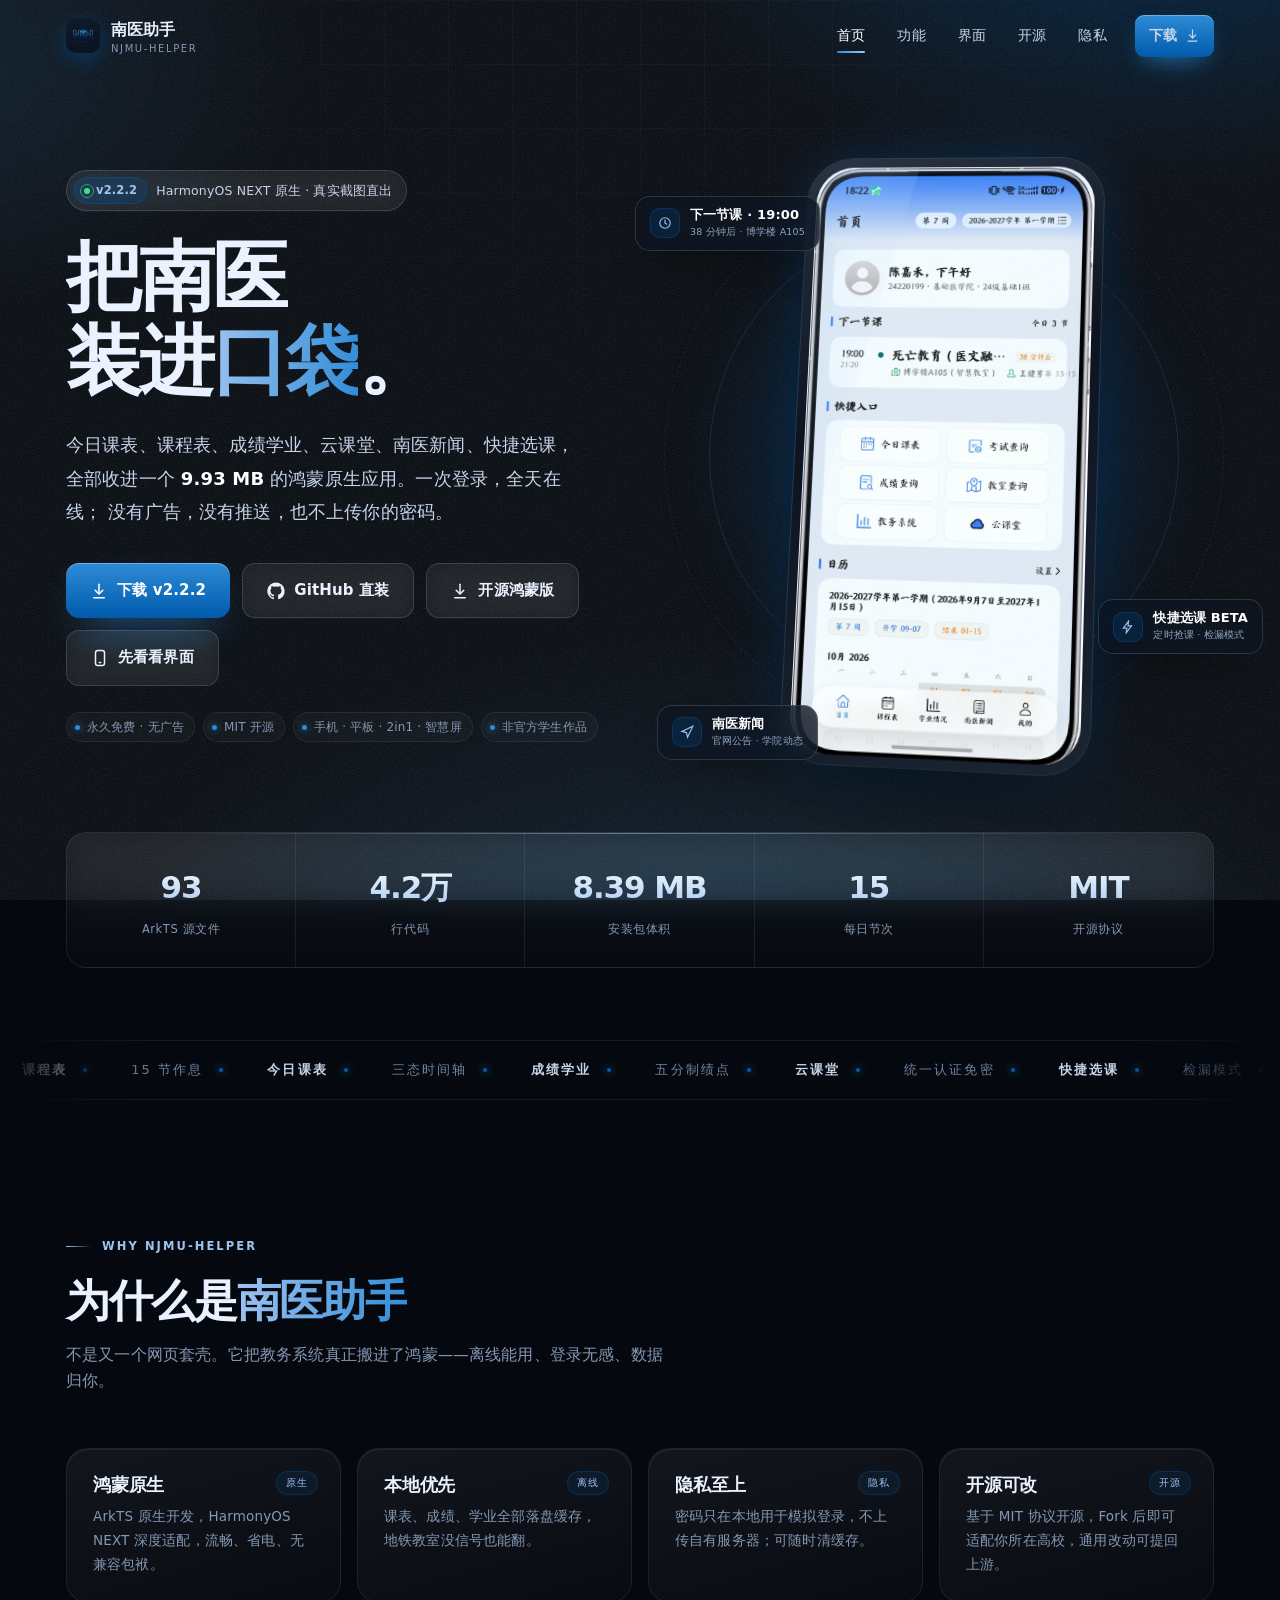
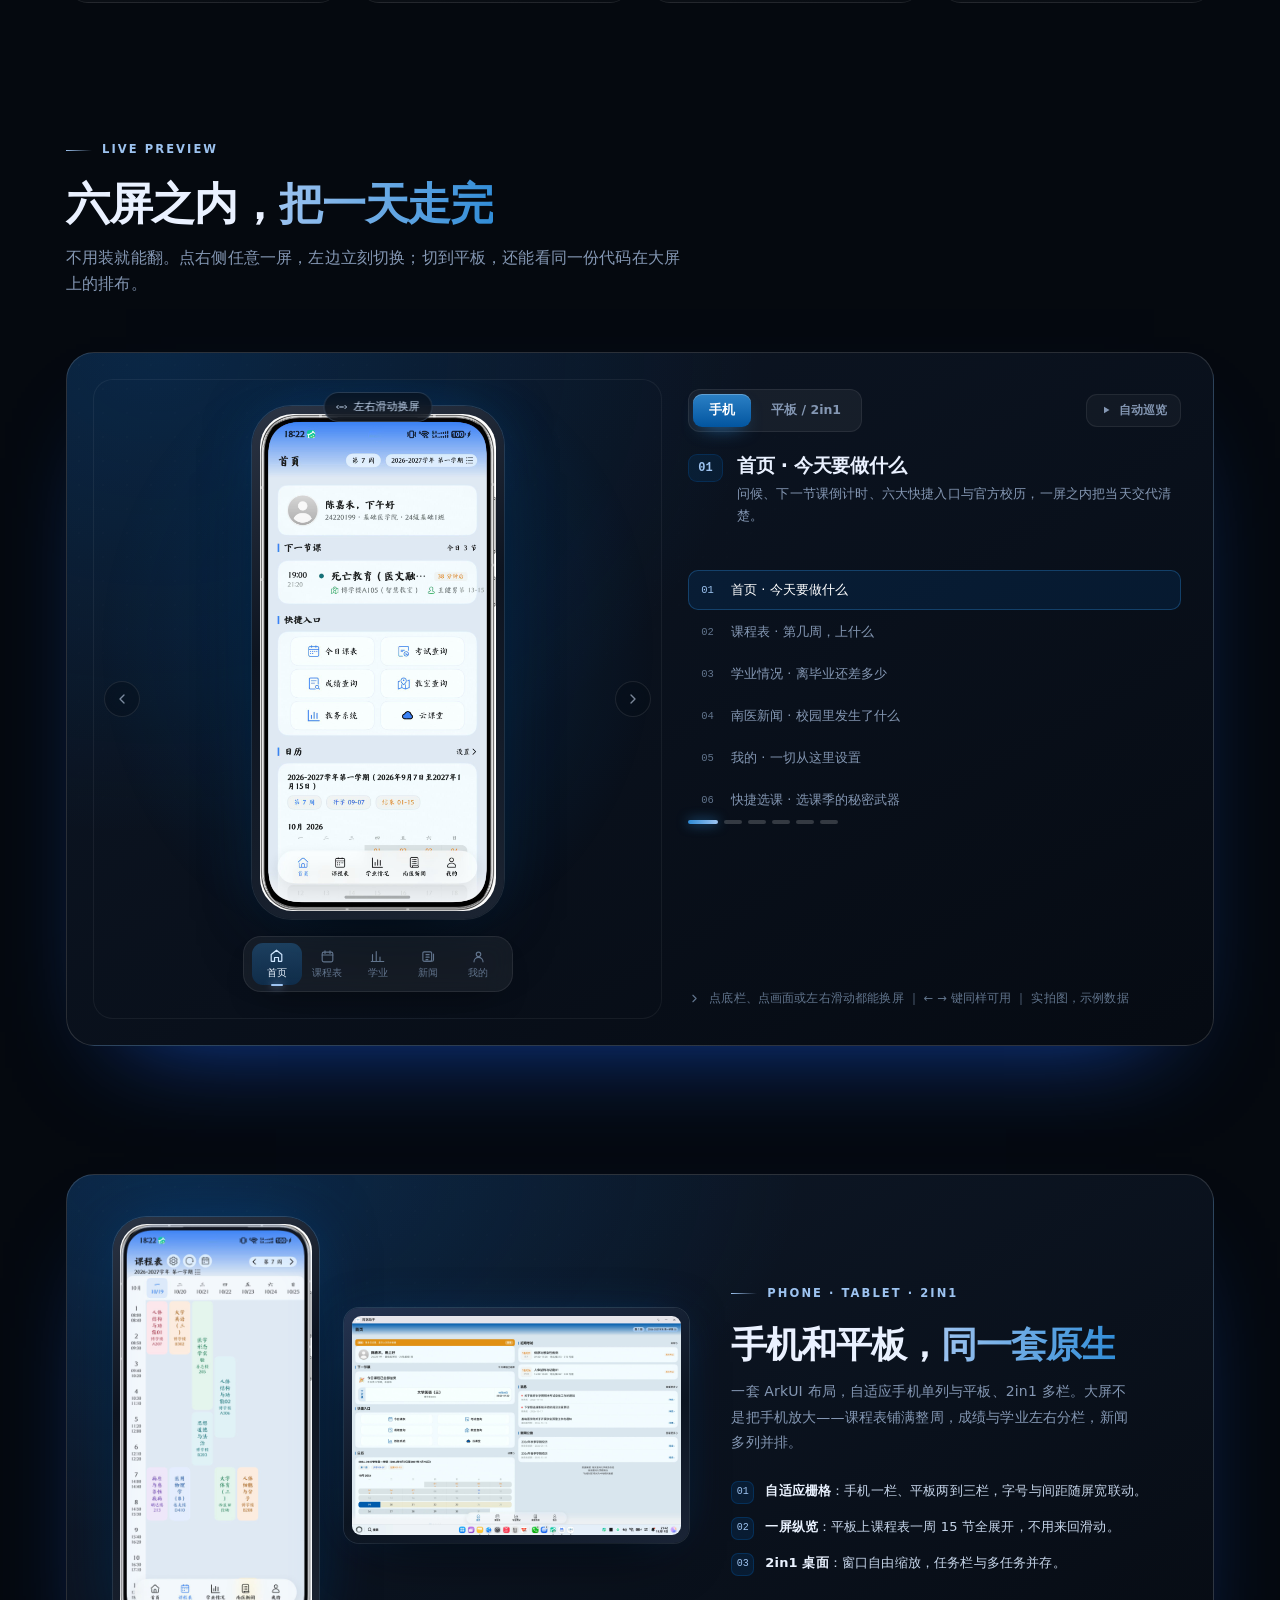
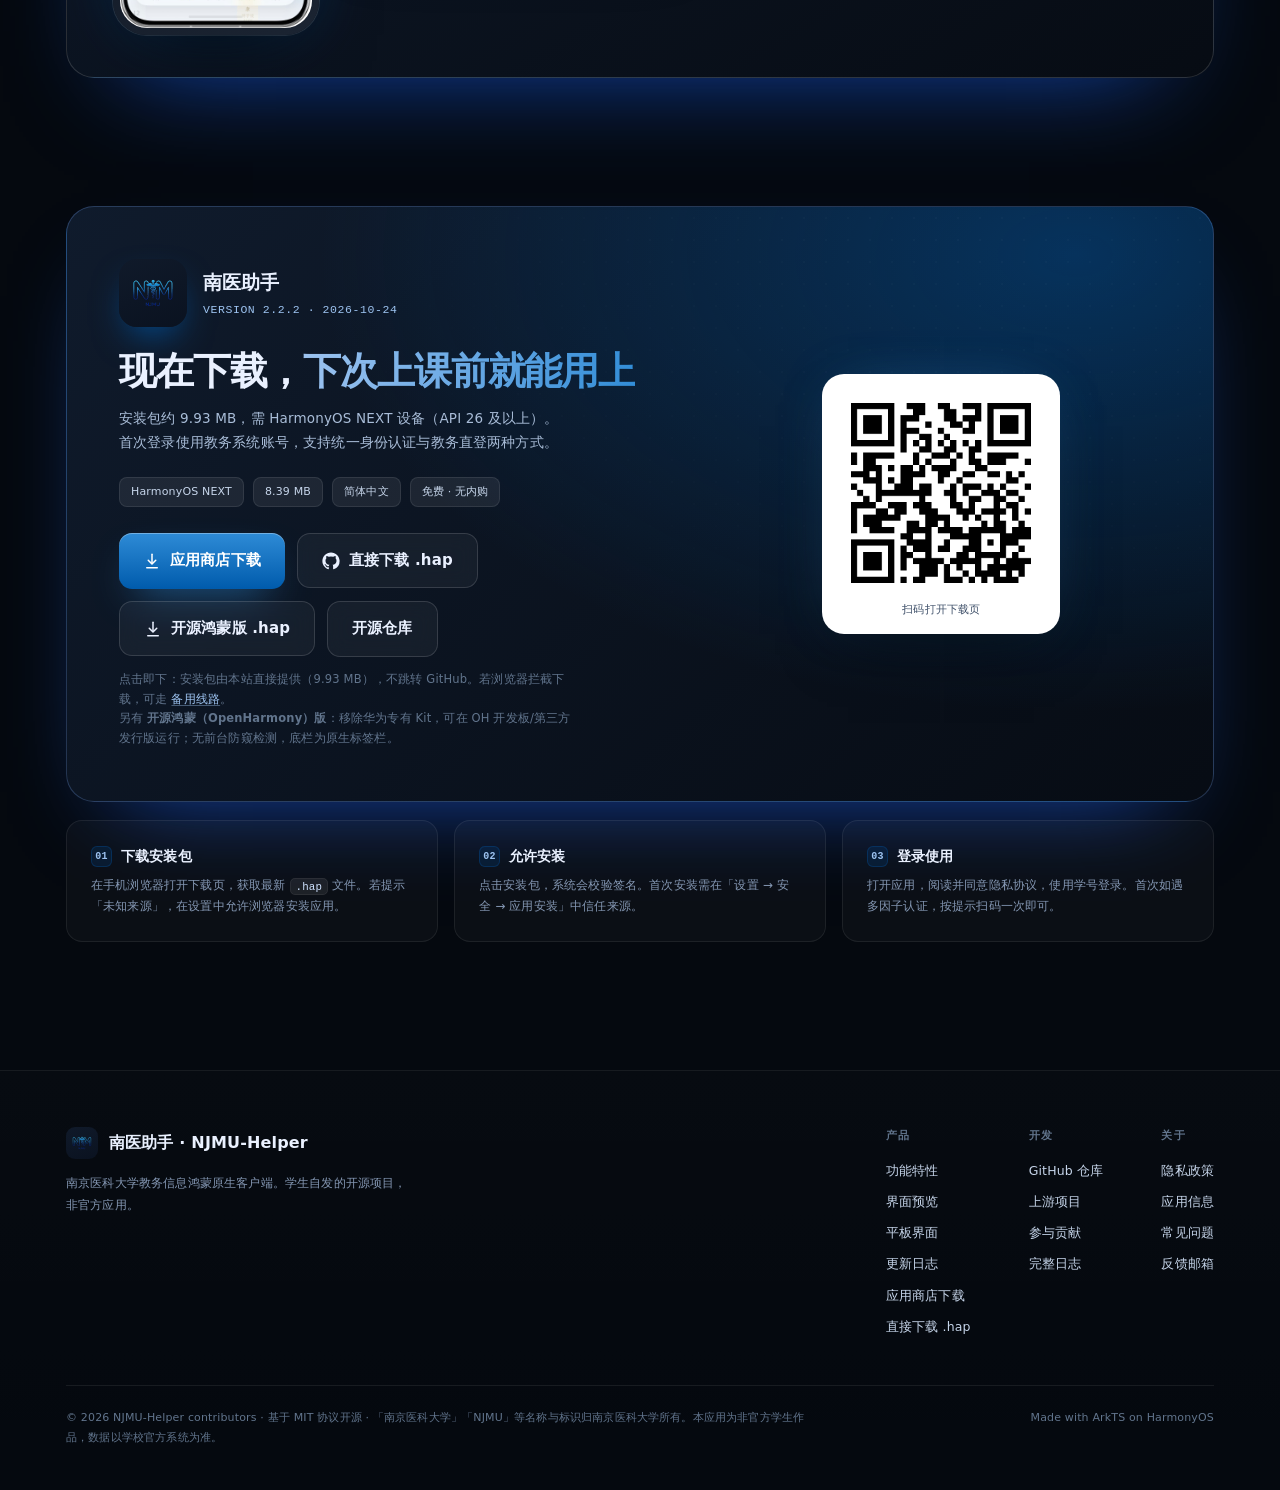
<file: website/index.html>
<!DOCTYPE html>
<html lang="zh-CN">
<head>
<meta charset="utf-8">
<meta name="viewport" content="width=device-width,initial-scale=1">
<title>南医助手 · 南京医科大学鸿蒙原生教务助手</title>
<meta name="description" content="南京医科大学（NJMU）教务信息鸿蒙原生客户端：课表、成绩、学业、云课堂、南医新闻、快捷选课，本地优先、隐私至上、MIT 开源。">
<meta name="theme-color" content="#05090f">
<link rel="icon" href="assets/icon.png">
<link rel="stylesheet" href="assets/style.css">
<script>document.documentElement.classList.add("js");</script>
</head>
<body>
<div class="progress" id="progress"></div>
<div class="spot" id="spot" aria-hidden="true"></div>
<div class="bg-layer"></div><div class="bg-grid"></div><div class="grain"></div>

<header class="nav" id="nav">
  <div class="wrap nav-in">
    <a class="brand" href="index.html"><img src="assets/icon.png" alt="南医助手"><span>南医助手<small>NJMU-Helper</small></span></a>
    <nav class="nav-links" id="navLinks">
      <a href="index.html" class="active">首页</a>
      <a href="features.html">功能</a>
      <a href="shots.html">界面</a>
      <a href="opensource.html">开源</a>
      <a href="privacy.html">隐私</a>
      <a class="nav-cta" href="https://www.sydxky.cn/detail.php?id=1034" target="_blank" rel="noopener">
        下载
        <svg viewBox="0 0 24 24" fill="none" stroke="currentColor" stroke-width="2" stroke-linecap="round" stroke-linejoin="round"><path d="M12 3v12"/><path d="m7 11 5 5 5-5"/><path d="M5 21h14"/></svg>
      </a>
    </nav>
    <button class="nav-toggle" id="navToggle" aria-label="打开菜单" aria-expanded="false"><span></span></button>
  </div>
</header>

<main>
  <!-- ========== hero ========== -->
  <section class="hero">
    <div class="wrap hero-grid">
      <div>
        <div class="badge rv">
          <b><span class="pulse"></span>v2.2.2</b>
          HarmonyOS NEXT 原生 · 真实截图直出
        </div>

        <h1 class="hero-title">
          <span class="ln"><span style="--i:0">把南医</span></span>
          <span class="ln"><span style="--i:1">装进<em class="hl">口袋</em>。</span></span>
        </h1>

        <p class="lead rv" style="--d:220ms">
          今日课表、课程表、成绩学业、云课堂、南医新闻、快捷选课，
          全部收进一个 <b>9.93&nbsp;MB</b> 的鸿蒙原生应用。一次登录，全天在线；
          没有广告，没有推送，也不上传你的密码。
        </p>

        <div class="hero-actions rv" style="--d:300ms">
          <a class="btn btn-primary" href="https://www.sydxky.cn/detail.php?id=1034" target="_blank" rel="noopener">
            <svg viewBox="0 0 24 24" fill="none" stroke="currentColor" stroke-width="2" stroke-linecap="round" stroke-linejoin="round"><path d="M12 3v12"/><path d="m7 11 5 5 5-5"/><path d="M5 21h14"/></svg>
            下载 v2.2.2
          </a>
          <a class="btn btn-ghost" href="assets/download/NJMU-Helper-2.2.2.hap" download="NJMU-Helper-2.2.2.hap">
            <svg viewBox="0 0 24 24" fill="currentColor"><path d="M12 .5C5.73.5.5 5.73.5 12c0 5.08 3.29 9.39 7.86 10.91.58.11.79-.25.79-.55 0-.27-.01-1.17-.02-2.12-3.2.7-3.88-1.36-3.88-1.36-.52-1.33-1.28-1.69-1.28-1.69-1.05-.72.08-.7.08-.7 1.16.08 1.77 1.19 1.77 1.19 1.03 1.77 2.7 1.26 3.36.96.1-.75.4-1.26.72-1.55-2.55-.29-5.24-1.28-5.24-5.68 0-1.26.45-2.29 1.19-3.1-.12-.29-.52-1.46.11-3.05 0 0 .96-.31 3.15 1.18a10.9 10.9 0 0 1 5.74 0c2.18-1.49 3.14-1.18 3.14-1.18.63 1.59.23 2.76.12 3.05.74.81 1.19 1.84 1.19 3.1 0 4.42-2.7 5.38-5.26 5.66.42.36.79 1.07.79 2.16 0 1.56-.01 2.82-.01 3.2 0 .31.21.67.8.55A11.51 11.51 0 0 0 23.5 12C23.5 5.73 18.27.5 12 .5z"/></svg>
            GitHub 直装
          </a>
          <a class="btn btn-ghost" href="assets/download/NJMU-Helper-2.0.15-oh.hap" download="NJMU-Helper-2.0.15-oh.hap">
            <svg viewBox="0 0 24 24" fill="none" stroke="currentColor" stroke-width="2" stroke-linecap="round" stroke-linejoin="round"><path d="M12 3v12"/><path d="m7 11 5 5 5-5"/><path d="M5 21h14"/></svg>
            开源鸿蒙版
          </a>
          <a class="btn btn-ghost" href="shots.html">
            <svg viewBox="0 0 24 24" fill="none" stroke="currentColor" stroke-width="2" stroke-linecap="round" stroke-linejoin="round"><rect x="6" y="2" width="12" height="20" rx="3"/><path d="M11 18h2"/></svg>
            先看看界面
          </a>
        </div>

        <div class="hero-meta rv" style="--d:380ms">
          <span><i></i>永久免费 · 无广告</span>
          <span><i></i>MIT 开源</span>
          <span><i></i>手机 · 平板 · 2in1 · 智慧屏</span>
          <span><i></i>非官方学生作品</span>
        </div>
      </div>

      <div class="stage rv" style="--d:160ms">
        <div class="stage-glow" aria-hidden="true"></div>
        <div class="orbit o1" aria-hidden="true"></div>
        <div class="orbit o2" aria-hidden="true"></div>
        <div class="phone">
          <div class="screen">
            <img class="shot" src="assets/shots/home.jpg" alt="南医助手首页：问候语、下一节课、快捷入口与校历" width="912" height="1920" fetchpriority="high" />
          </div>
        </div>
        <div class="float f1">
          <div class="ico">
            <svg width="14" height="14" viewBox="0 0 24 24" fill="none" stroke="currentColor" stroke-width="2" stroke-linecap="round"><circle cx="12" cy="12" r="9"/><path d="M12 7v5l3 2"/></svg>
          </div>
          <div><b>下一节课 · 19:00</b><small>38 分钟后 · 博学楼 A105</small></div>
        </div>
        <div class="float f2">
          <div class="ico">
            <svg width="14" height="14" viewBox="0 0 24 24" fill="none" stroke="currentColor" stroke-width="2" stroke-linecap="round"><path d="M13 2 4 14h6l-1 8 9-12h-6l1-8z"/></svg>
          </div>
          <div><b>快捷选课 BETA</b><small>定时抢课 · 检漏模式</small></div>
        </div>
        <div class="float f3">
          <div class="ico">
            <svg width="14" height="14" viewBox="0 0 24 24" fill="none" stroke="currentColor" stroke-width="2" stroke-linecap="round"><path d="M3 11 22 2l-9 19-2-8-8-2z"/></svg>
          </div>
          <div><b>南医新闻</b><small>官网公告 · 学院动态</small></div>
        </div>
      </div>
    </div>

    <!-- stats -->
    <div class="wrap">
      <div class="stats rv">
        <div class="stats-in">
          <div class="stat"><b data-count="93">93</b><span>ArkTS 源文件</span></div>
          <div class="stat"><b data-count="4.2" data-dec="1" data-suffix="万">4.2万</b><span>行代码</span></div>
          <div class="stat"><b data-count="8.39" data-dec="2" data-suffix=" MB">8.39 MB</b><span>安装包体积</span></div>
          <div class="stat"><b data-count="15">15</b><span>每日节次</span></div>
          <div class="stat"><b>MIT</b><span>开源协议</span></div>
        </div>
      </div>
    </div>

    <!-- marquee -->
    <div class="marquee" aria-hidden="true">
      <div class="mq-track">
        <span><b>课程表</b></span><span>15 节作息</span><span><b>今日课表</b></span><span>三态时间轴</span>
        <span><b>成绩学业</b></span><span>五分制绩点</span><span><b>云课堂</b></span><span>统一认证免密</span>
        <span><b>快捷选课</b></span><span>检漏模式</span><span><b>南医新闻</b></span><span>四大来源聚合</span>
        <span><b>离线可用</b></span><span>本地优先</span><span><b>加密备份</b></span><span>.xnd</span>
        <span><b>课程表</b></span><span>15 节作息</span><span><b>今日课表</b></span><span>三态时间轴</span>
        <span><b>成绩学业</b></span><span>五分制绩点</span><span><b>云课堂</b></span><span>统一认证免密</span>
        <span><b>快捷选课</b></span><span>检漏模式</span><span><b>南医新闻</b></span><span>四大来源聚合</span>
        <span><b>离线可用</b></span><span>本地优先</span><span><b>加密备份</b></span><span>.xnd</span>
      </div>
    </div>
  </section>

  <!-- ========== why ========== -->
  <section class="sec" id="why">
    <div class="wrap">
      <div class="sec-head rv">
        <div class="eyebrow">Why NJMU-Helper</div>
        <h2>为什么是<em class="hl">南医助手</em></h2>
        <p>不是又一个网页套壳。它把教务系统真正搬进了鸿蒙——离线能用、登录无感、数据归你。</p>
      </div>
      <div class="bento">
        <article class="card c3 rv" data-tilt="6"><span class="tag">原生</span><h3>鸿蒙原生</h3><p>ArkTS 原生开发，HarmonyOS NEXT 深度适配，流畅、省电、无兼容包袱。</p></article>
        <article class="card c3 rv" data-tilt="6" style="--d:80ms"><span class="tag">离线</span><h3>本地优先</h3><p>课表、成绩、学业全部落盘缓存，地铁教室没信号也能翻。</p></article>
        <article class="card c3 rv" data-tilt="6" style="--d:160ms"><span class="tag">隐私</span><h3>隐私至上</h3><p>密码只在本地用于模拟登录，不上传自有服务器；可随时清缓存。</p></article>
        <article class="card c3 rv" data-tilt="6" style="--d:240ms"><span class="tag">开源</span><h3>开源可改</h3><p>基于 MIT 协议开源，Fork 后即可适配你所在高校，通用改动可提回上游。</p></article>
      </div>
    </div>
  </section>

  <!-- ========== demo ========== -->
  <section class="sec" id="preview">
    <div class="wrap">
      <div class="sec-head rv">
        <div class="eyebrow">Live Preview</div>
        <h2>六屏之内，<em class="hl">把一天走完</em></h2>
        <p>不用装就能翻。点右侧任意一屏，左边立刻切换；切到平板，还能看同一份代码在大屏上的排布。</p>
      </div>

      <div class="demo rv" id="demo">
        <div class="demo-stage" data-stage>
          <div class="dev dev-phone is-on" data-pane="phone">
            <div class="dev-body">
              <img data-img="phone" src="assets/shots/home.jpg" alt="南医助手首页" width="912" height="1920" loading="lazy" draggable="false">
            </div>
            <div class="phone-dock" role="group" aria-label="模拟应用底部导航">
          <button type="button" class="dock-item is-on" data-jump="0" aria-label="首页">
            <svg viewBox="0 0 24 24" fill="none" stroke="currentColor" stroke-width="1.8" stroke-linecap="round" stroke-linejoin="round"><path d="M4 10.5 12 4l8 6.5V20a1 1 0 0 1-1 1h-4v-6H9v6H5a1 1 0 0 1-1-1z"/></svg>
            <span>首页</span>
          </button>
          <button type="button" class="dock-item" data-jump="1" aria-label="课程表">
            <svg viewBox="0 0 24 24" fill="none" stroke="currentColor" stroke-width="1.8" stroke-linecap="round" stroke-linejoin="round"><rect x="3.5" y="5" width="17" height="15.5" rx="2.5"/><path d="M3.5 9.5h17M8 3v4M16 3v4"/></svg>
            <span>课程表</span>
          </button>
          <button type="button" class="dock-item" data-jump="2" aria-label="学业">
            <svg viewBox="0 0 24 24" fill="none" stroke="currentColor" stroke-width="1.8" stroke-linecap="round" stroke-linejoin="round"><path d="M4 20V9M10 20V4M16 20v-7M22 20H2"/></svg>
            <span>学业</span>
          </button>
          <button type="button" class="dock-item" data-jump="3" aria-label="新闻">
            <svg viewBox="0 0 24 24" fill="none" stroke="currentColor" stroke-width="1.8" stroke-linecap="round" stroke-linejoin="round"><rect x="3" y="4.5" width="14" height="15" rx="2"/><path d="M8 9h5M8 13h5M8 17h3"/><path d="M20 8v9a2.5 2.5 0 0 1-2.5 2.5H6"/></svg>
            <span>新闻</span>
          </button>
          <button type="button" class="dock-item" data-jump="4" aria-label="我的">
            <svg viewBox="0 0 24 24" fill="none" stroke="currentColor" stroke-width="1.8" stroke-linecap="round" stroke-linejoin="round"><circle cx="12" cy="8.5" r="3.6"/><path d="M4.8 20.5a7.2 7.2 0 0 1 14.4 0"/></svg>
            <span>我的</span>
          </button>
            </div>
          </div>
          <div class="dev dev-tablet" data-pane="tablet">
            <div class="dev-body">
              <img data-img="tablet" src="assets/shots-tablet/home.jpg" alt="平板端首页" width="1920" height="1280" loading="lazy" draggable="false">
            </div>
          </div>
          <button class="stage-nav prev" type="button" data-step="-1" aria-label="上一屏">
            <svg viewBox="0 0 24 24" fill="none" stroke="currentColor" stroke-width="2" stroke-linecap="round" stroke-linejoin="round"><path d="m15 18-6-6 6-6"/></svg>
          </button>
          <button class="stage-nav next" type="button" data-step="1" aria-label="下一屏">
            <svg viewBox="0 0 24 24" fill="none" stroke="currentColor" stroke-width="2" stroke-linecap="round" stroke-linejoin="round"><path d="m9 18 6-6-6-6"/></svg>
          </button>
          <div class="swipe-tip" aria-hidden="true">
            <svg viewBox="0 0 24 24" fill="none" stroke="currentColor" stroke-width="2" stroke-linecap="round" stroke-linejoin="round"><path d="M8 12h8M5 9l-3 3 3 3M19 9l3 3-3 3"/></svg>
            左右滑动换屏
          </div>
          <span class="demo-cursor" aria-hidden="true"></span>
        </div>

        <div class="demo-side">
          <div class="demo-top">
            <div class="demo-tabs">
              <button type="button" data-mode="phone" class="is-on">手机</button>
              <button type="button" data-mode="tablet">平板 / 2in1</button>
            </div>
            <button class="demo-auto" type="button" data-auto aria-pressed="false">
              <svg viewBox="0 0 24 24" fill="currentColor"><path d="M8 5.5v13l11-6.5z"/></svg>
              <span>自动巡览</span>
            </button>
          </div>

          <div class="demo-cap" aria-live="polite">
            <span class="num" id="dvNum">01</span>
            <div>
              <h3 id="dvTitle">首页 · 今天要做什么</h3>
              <p id="dvDesc">问候、下一节课倒计时、六大快捷入口与官方校历，一屏之内把当天交代清楚。</p>
            </div>
          </div>

          <div class="demo-list is-on" data-list="phone">
            <button type="button" class="is-on" data-num="01" data-src="assets/shots/home.jpg" data-alt="首页截图" data-title="首页 · 今天要做什么" data-desc="问候、下一节课倒计时、六大快捷入口与官方校历，一屏之内把当天交代清楚。"><span>01</span>首页 · 今天要做什么</button>
            <button type="button" data-num="02" data-src="assets/shots/timetable.jpg" data-alt="课程表截图" data-title="课程表 · 第几周，上什么" data-desc="15 节完整作息，彩色课程块区分课程，左右滑动切换周次，点开即看教室与教师。"><span>02</span>课程表 · 第几周，上什么</button>
            <button type="button" data-num="03" data-src="assets/shots/academics.jpg" data-alt="学业情况截图" data-title="学业情况 · 离毕业还差多少" data-desc="绩点大字直读、总体成绩概览、等级考试与成绩分布，数据来自教务系统。"><span>03</span>学业情况 · 离毕业还差多少</button>
            <button type="button" data-num="04" data-src="assets/shots/news.jpg" data-alt="南医新闻截图" data-title="南医新闻 · 校园里发生了什么" data-desc="官网公告、动物中心、创新器械与学院公告聚合，分类标签加搜索，还能跳网页端。"><span>04</span>南医新闻 · 校园里发生了什么</button>
            <button type="button" data-num="05" data-src="assets/shots/mine.jpg" data-alt="我的页面截图" data-title="我的 · 一切从这里设置" data-desc="绩点速览、外观主题、深色模式、头像显示，教室 / 考试 / 学业入口集中。"><span>05</span>我的 · 一切从这里设置</button>
            <button type="button" data-num="06" data-src="assets/shots/grab.jpg" data-alt="快捷选课截图" data-title="快捷选课 · 选课季的秘密武器" data-desc="抢课队列与定时策略轮询空位并自动提交，重试间隔、次数、并行路数与检漏模式全可调。"><span>06</span>快捷选课 · 选课季的秘密武器</button>
          </div>

          <div class="demo-list" data-list="tablet">
            <button type="button" class="is-on" data-num="01" data-src="assets/shots-tablet/home.jpg" data-alt="平板端首页" data-title="首页 · 双栏信息流" data-desc="左侧今日课程与快捷入口，右侧近期考试、消息与官网公告，一屏读完当天所有要紧事。"><span>01</span>首页 · 双栏信息流</button>
            <button type="button" data-num="02" data-src="assets/shots-tablet/timetable.jpg" data-alt="平板端课程表" data-title="课程表 · 整周纵览" data-desc="左侧点阵周次导航，右侧整周 15 节课程一次性铺开，彩色课程块与教室信息清晰可读。"><span>02</span>课程表 · 整周纵览</button>
            <button type="button" data-num="03" data-src="assets/shots-tablet/academics.jpg" data-alt="平板端学业情况" data-title="学业情况 · 数据分栏" data-desc="绩点大字、总体成绩、成绩分布与课程明细纵向排布，大屏下信息密度更高也更易读。"><span>03</span>学业情况 · 数据分栏</button>
            <button type="button" data-num="04" data-src="assets/shots-tablet/news.jpg" data-alt="平板端南医新闻" data-title="南医新闻 · 双列阅读" data-desc="要闻、综合、科研、媒体分类切换，公告以双列卡片铺开，单屏可见条目翻倍。"><span>04</span>南医新闻 · 双列阅读</button>
          </div>

          <div class="stage-dots" data-dots aria-label="切换截图"></div>

          <div class="demo-hint">
            <svg viewBox="0 0 24 24" fill="none" stroke="currentColor" stroke-width="2" stroke-linecap="round" stroke-linejoin="round"><path d="M9 18l6-6-6-6"/></svg>
            点底栏、点画面或左右滑动都能换屏 ｜ ← → 键同样可用 ｜ 实拍图，示例数据
          </div>
        </div>
      </div>
    </div>

  </section>

  <!-- ========== duo ========== -->
  <section class="sec" id="devices">
    <div class="wrap">
      <div class="duo rv">
        <div class="duo-devices">
          <div class="phone"><div class="screen"><img class="shot" src="assets/shots/timetable.jpg" alt="手机端课程表" loading="lazy" width="912" height="1920" /></div></div>
          <div class="duo-win"><img src="assets/shots-tablet/home.jpg" alt="平板端首页" loading="lazy" width="1920" height="1280" /></div>
        </div>
        <div class="duo-copy">
          <div class="eyebrow">Phone · Tablet · 2in1</div>
          <h2>手机和平板，<em class="hl">同一套原生</em></h2>
          <p>一套 ArkUI 布局，自适应手机单列与平板、2in1 多栏。大屏不是把手机放大——课程表铺满整周，成绩与学业左右分栏，新闻多列并排。</p>
          <div class="duo-points">
            <div><i>01</i><span><b>自适应栅格</b>：手机一栏、平板两到三栏，字号与间距随屏宽联动。</span></div>
            <div><i>02</i><span><b>一屏纵览</b>：平板上课程表一周 15 节全展开，不用来回滑动。</span></div>
            <div><i>03</i><span><b>2in1 桌面</b>：窗口自由缩放，任务栏与多任务并存。</span></div>
          </div>
        </div>
      </div>
    </div>
  </section>

  <!-- ========== download ========== -->
  <section class="sec" id="download">
    <div class="wrap">
      <div class="dl-card rv">
        <div class="dl-left">
          <div class="dl-app">
            <img src="assets/icon.png" alt="南医助手图标" />
            <div><div class="n">南医助手</div><div class="v">VERSION 2.2.2 · 2026-10-24</div></div>
          </div>
          <h2>现在下载，<em class="hl">下次上课前就能用上</em></h2>
          <p class="p">安装包约 9.93&nbsp;MB，需 HarmonyOS NEXT 设备（API 26 及以上）。首次登录使用教务系统账号，支持统一身份认证与教务直登两种方式。</p>
          <div class="dl-meta">
            <span>HarmonyOS NEXT</span>
            <span>8.39 MB</span>
            <span>简体中文</span>
            <span>免费 · 无内购</span>
          </div>
          <div class="dl-btns">
            <a class="btn btn-primary" href="https://www.sydxky.cn/detail.php?id=1034" target="_blank" rel="noopener">
              <svg viewBox="0 0 24 24" fill="none" stroke="currentColor" stroke-width="2" stroke-linecap="round" stroke-linejoin="round"><path d="M12 3v12"/><path d="m7 11 5 5 5-5"/><path d="M5 21h14"/></svg>
              应用商店下载
            </a>
            <a class="btn btn-ghost" href="assets/download/NJMU-Helper-2.2.2.hap" download="NJMU-Helper-2.2.2.hap">
              <svg viewBox="0 0 24 24" fill="currentColor"><path d="M12 .5C5.73.5.5 5.73.5 12c0 5.08 3.29 9.39 7.86 10.91.58.11.79-.25.79-.55 0-.27-.01-1.17-.02-2.12-3.2.7-3.88-1.36-3.88-1.36-.52-1.33-1.28-1.69-1.28-1.69-1.05-.72.08-.7.08-.7 1.16.08 1.77 1.19 1.77 1.19 1.03 1.77 2.7 1.26 3.36.96.1-.75.4-1.26.72-1.55-2.55-.29-5.24-1.28-5.24-5.68 0-1.26.45-2.29 1.19-3.1-.12-.29-.52-1.46.11-3.05 0 0 .96-.31 3.15 1.18a10.9 10.9 0 0 1 5.74 0c2.18-1.49 3.14-1.18 3.14-1.18.63 1.59.23 2.76.12 3.05.74.81 1.19 1.84 1.19 3.1 0 4.42-2.7 5.38-5.26 5.66.42.36.79 1.07.79 2.16 0 1.56-.01 2.82-.01 3.2 0 .31.21.67.8.55A11.51 11.51 0 0 0 23.5 12C23.5 5.73 18.27.5 12 .5z"/></svg>
              直接下载 .hap
            </a>
            <a class="btn btn-ghost" href="assets/download/NJMU-Helper-2.0.15-oh.hap" download="NJMU-Helper-2.0.15-oh.hap">
              <svg viewBox="0 0 24 24" fill="none" stroke="currentColor" stroke-width="2" stroke-linecap="round" stroke-linejoin="round"><path d="M12 3v12"/><path d="m7 11 5 5 5-5"/><path d="M5 21h14"/></svg>
              开源鸿蒙版 .hap
            </a>
            <a class="btn btn-ghost" id="repoBtn2" href="#" target="_blank" rel="noopener">开源仓库</a>
          </div>
          <p class="dl-note">点击即下：安装包由本站直接提供（9.93&nbsp;MB），不跳转 GitHub。若浏览器拦截下载，可走 <a href="https://github.com/xiopeng32-ai/NJMU-Helper/releases/download/v2.2.2/NJMU-Helper-2.2.2.hap" target="_blank" rel="noopener">备用线路</a>。<br>另有 <b>开源鸿蒙（OpenHarmony）版</b>：移除华为专有 Kit，可在 OH 开发板/第三方发行版运行；无前台防窥检测，底栏为原生标签栏。</p>
        </div>
        <div class="dl-right">
          <div class="qr">
            <img src="assets/qr.png" alt="扫码打开南医助手下载页" width="600" height="600" loading="lazy" />
            <span>扫码打开下载页</span>
          </div>
        </div>
      </div>

      <div class="steps">
        <div class="step rv"><b><i>01</i>下载安装包</b><p>在手机浏览器打开下载页，获取最新 <code>.hap</code> 文件。若提示「未知来源」，在设置中允许浏览器安装应用。</p></div>
        <div class="step rv" style="--d:80ms"><b><i>02</i>允许安装</b><p>点击安装包，系统会校验签名。首次安装需在「设置 → 安全 → 应用安装」中信任来源。</p></div>
        <div class="step rv" style="--d:160ms"><b><i>03</i>登录使用</b><p>打开应用，阅读并同意隐私协议，使用学号登录。首次如遇多因子认证，按提示扫码一次即可。</p></div>
      </div>
    </div>
  </section>
</main>

<footer>
  <div class="wrap">
    <div class="foot-top">
      <div class="foot-brand rv">
        <div><img src="assets/icon.png" alt="">南医助手 · NJMU-Helper</div>
        <p>南京医科大学教务信息鸿蒙原生客户端。学生自发的开源项目，非官方应用。</p>
      </div>
      <div class="foot-links">
        <div class="foot-col"><h5>产品</h5>
          <a href="features.html">功能特性</a>
          <a href="shots.html">界面预览</a>
          <a href="shots.html#tablet">平板界面</a>
          <a href="opensource.html#changelog">更新日志</a>
          <a href="https://www.sydxky.cn/detail.php?id=1034" target="_blank" rel="noopener">应用商店下载</a>
          <a href="assets/download/NJMU-Helper-2.2.2.hap" download="NJMU-Helper-2.2.2.hap">直接下载 .hap</a>
        </div>
        <div class="foot-col"><h5>开发</h5>
          <a id="repoBtn3" href="#" target="_blank" rel="noopener">GitHub 仓库</a>
          <a href="https://github.com/FengHDSL/XJAU-Helper" target="_blank" rel="noopener">上游项目</a>
          <a id="contribLink" href="#" target="_blank" rel="noopener">参与贡献</a>
          <a id="changelogLink" href="#" target="_blank" rel="noopener">完整日志</a>
        </div>
        <div class="foot-col"><h5>关于</h5>
          <a href="privacy.html">隐私政策</a>
          <a href="features.html">应用信息</a>
          <a href="features.html#faq">常见问题</a>
          <a href="mailto:peng24@stu.njmu.edu.cn">反馈邮箱</a>
        </div>
      </div>
    </div>
    <div class="foot-bot">
      <div class="disclaimer">© 2026 NJMU-Helper contributors · 基于 MIT 协议开源 · 「南京医科大学」「NJMU」等名称与标识归南京医科大学所有。本应用为非官方学生作品，数据以学校官方系统为准。</div>
      <div>Made with ArkTS on HarmonyOS</div>
    </div>
  </div>
</footer>

<button class="to-top" id="toTop" aria-label="回到顶部">
  <svg class="ring" viewBox="0 0 48 48" aria-hidden="true"><circle cx="24" cy="24" r="22"/></svg>
  <svg viewBox="0 0 24 24" fill="none" stroke="currentColor" stroke-width="2" stroke-linecap="round" stroke-linejoin="round" aria-hidden="true"><path d="M12 19V5"/><path d="m5 12 7-7 7 7"/></svg>
</button>

<script src="assets/app.js"></script>
</body>
</html>
</file>
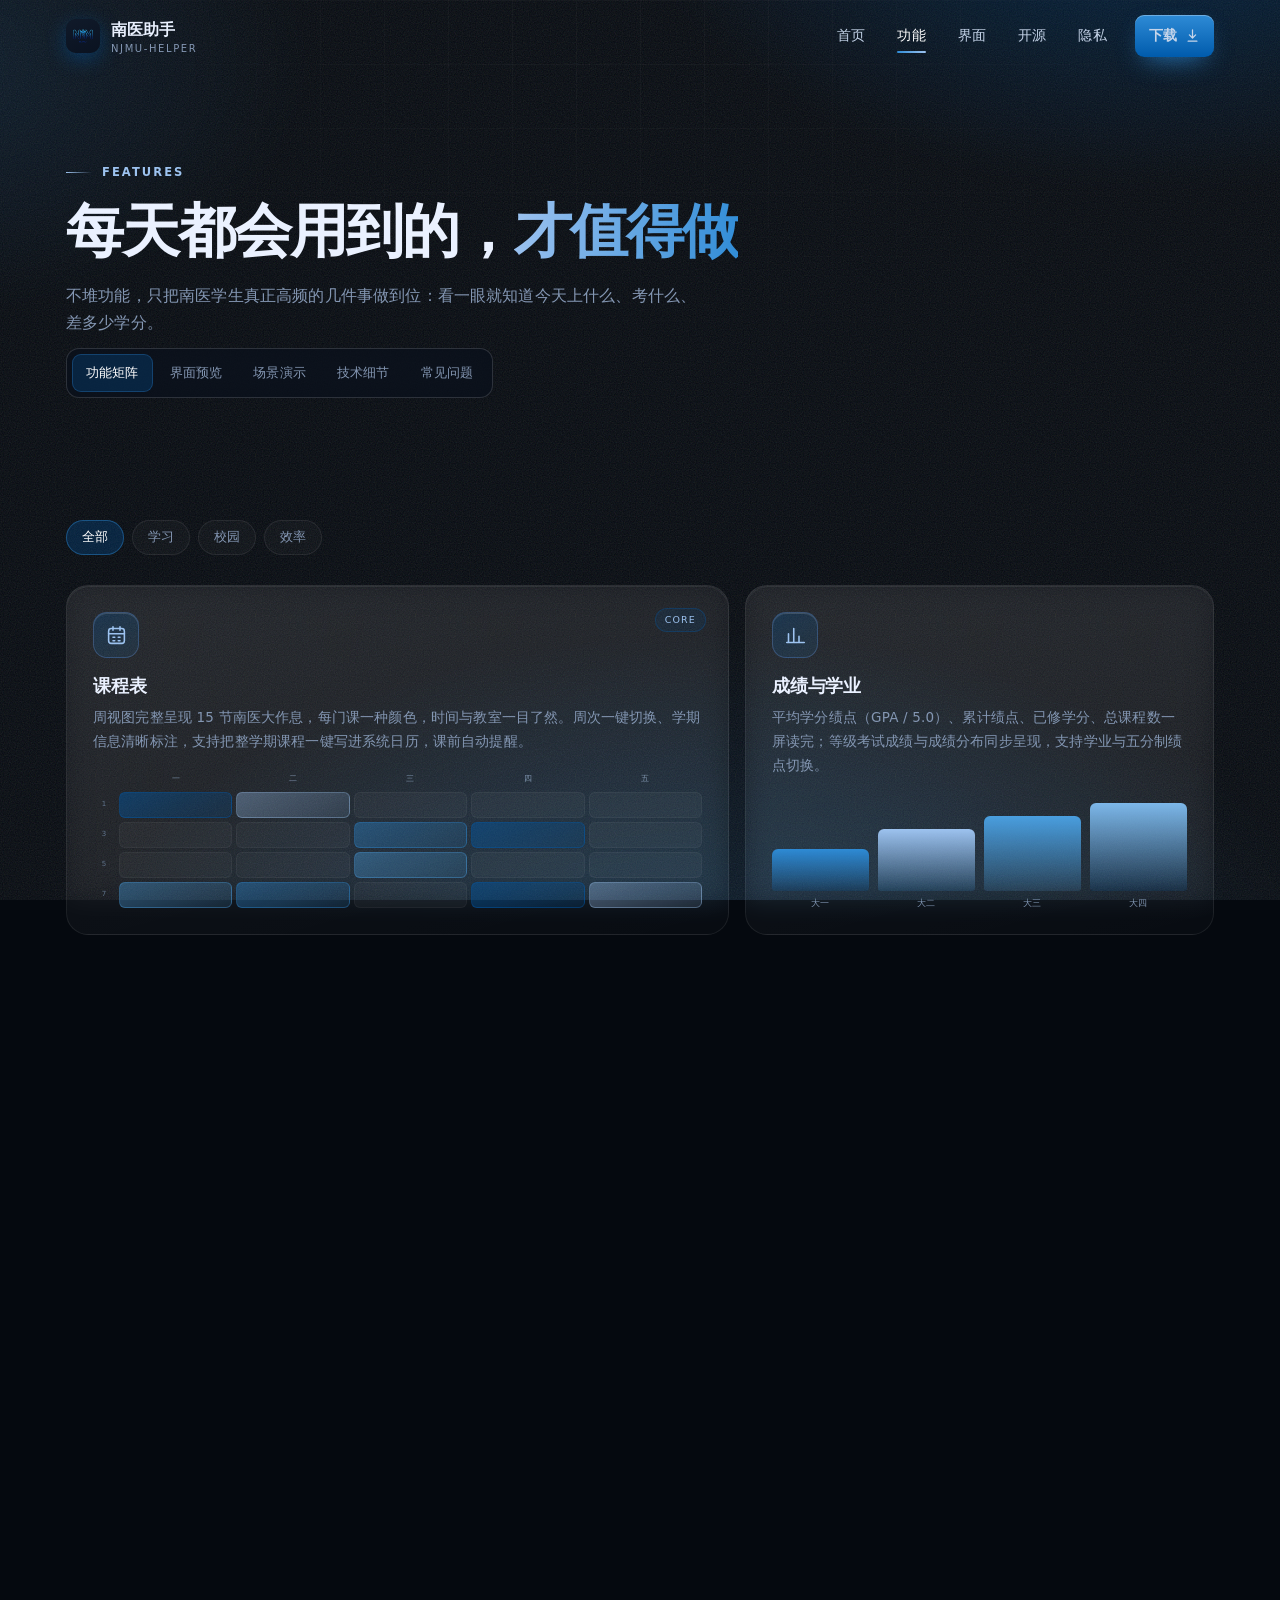
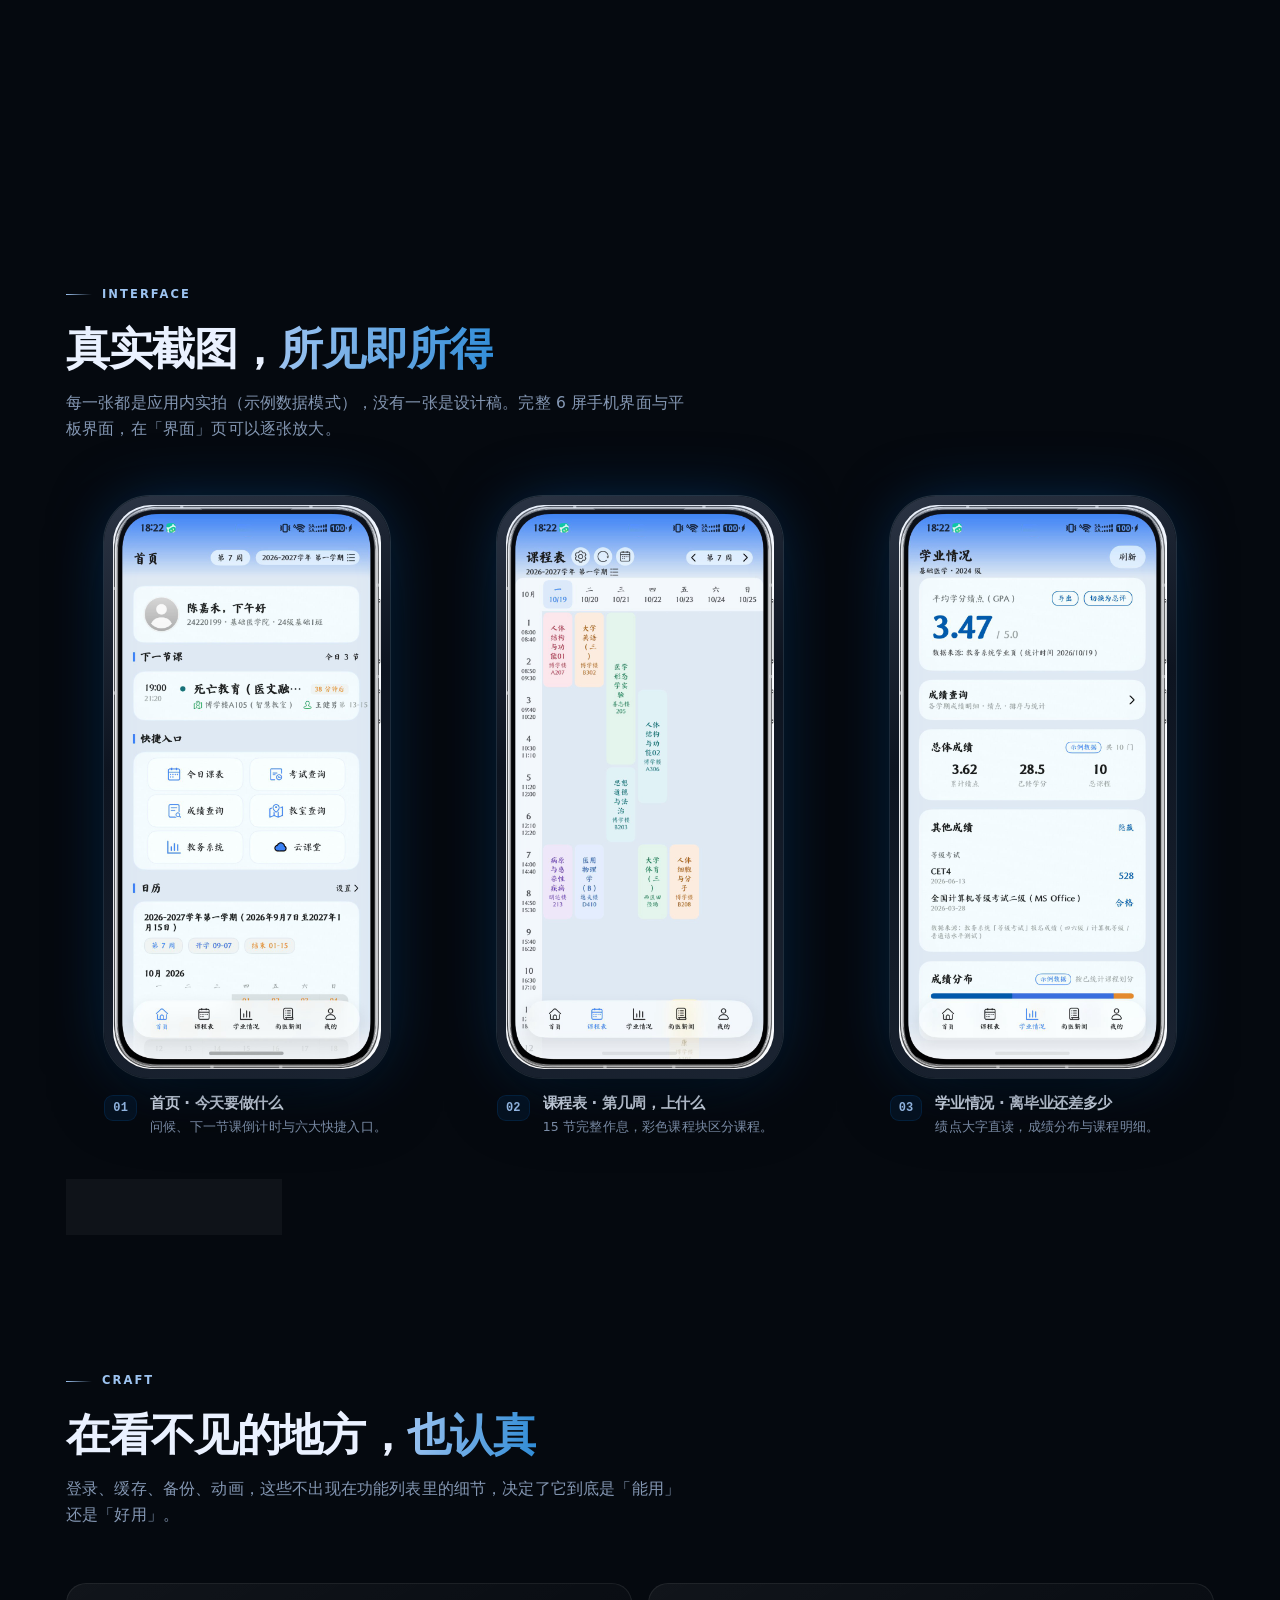
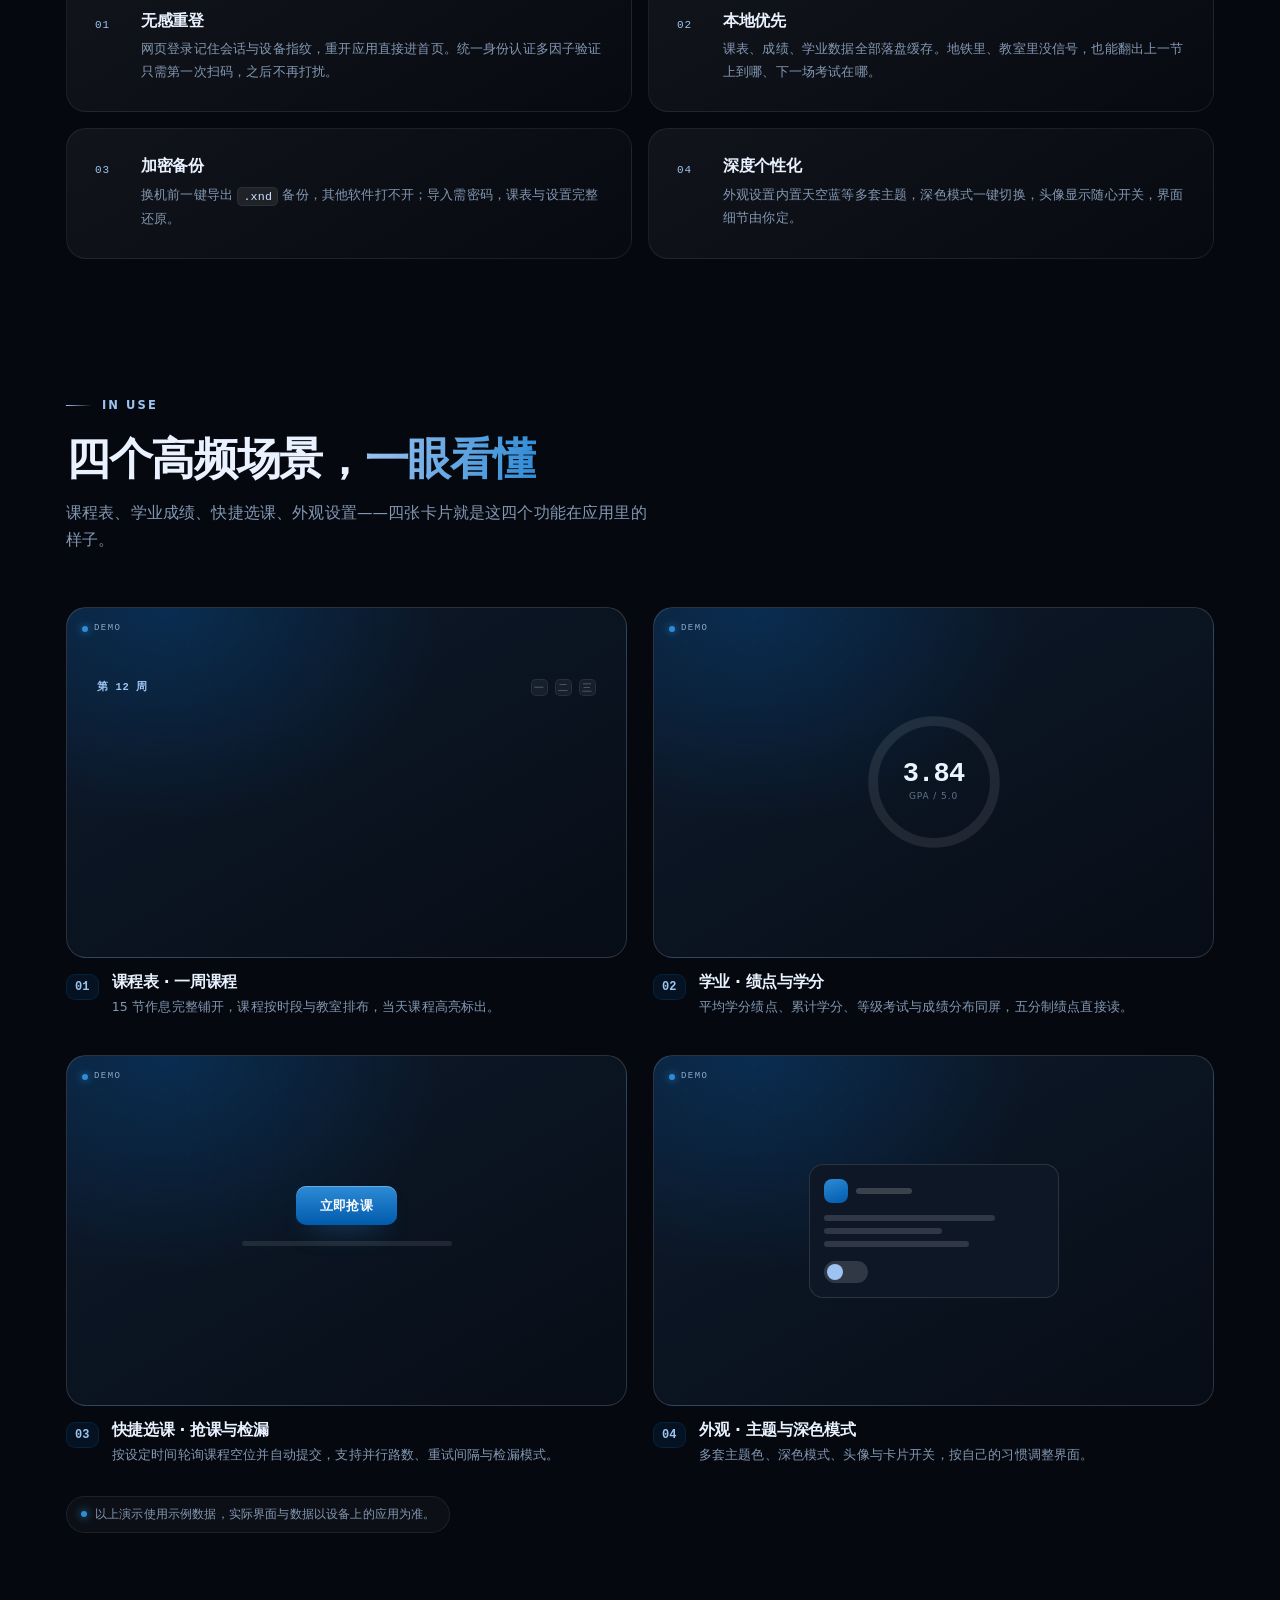
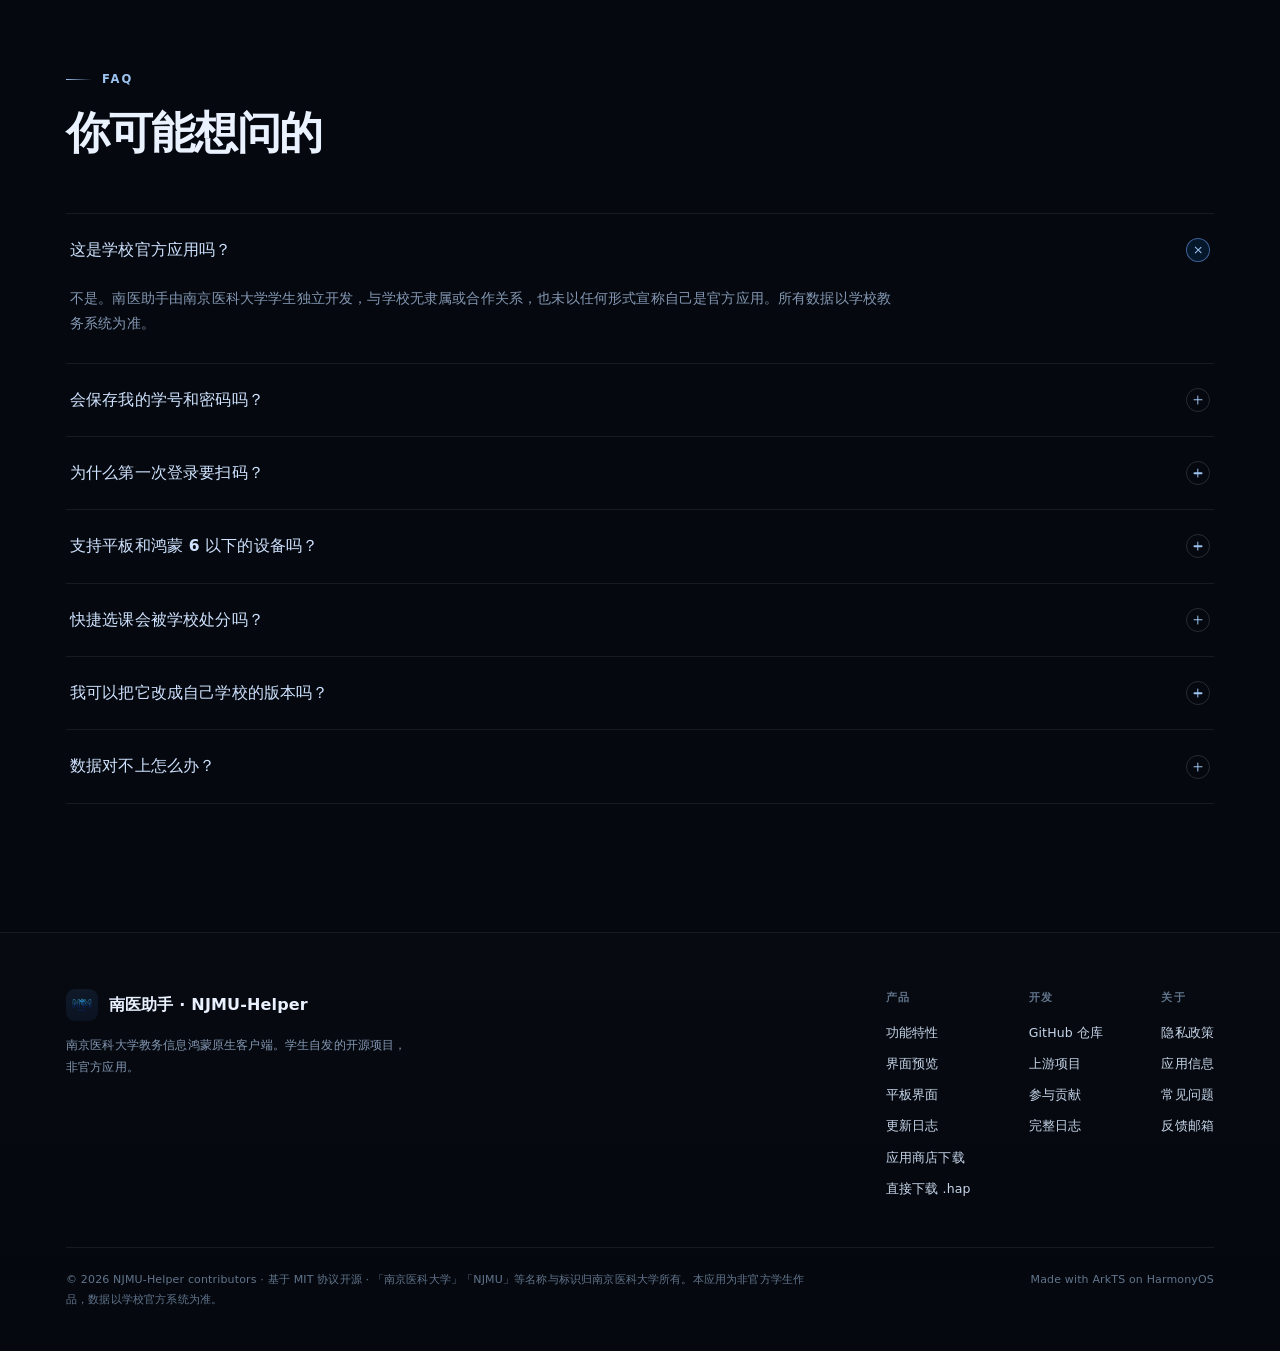
<file: website/features.html>
<!DOCTYPE html>
<html lang="zh-CN">
<head>
<meta charset="utf-8">
<meta name="viewport" content="width=device-width,initial-scale=1">
<title>功能与界面 · 南医助手</title>
<meta name="description" content="南医助手完整功能矩阵：课表、成绩学业、云课堂、快捷选课、今日课表、卡片主题，以及登录缓存等技术细节。">
<meta name="theme-color" content="#05090f">
<link rel="icon" href="assets/icon.png">
<link rel="stylesheet" href="assets/style.css">
<script>document.documentElement.classList.add("js");</script>
</head>
<body>
<div class="progress" id="progress"></div>
<div class="spot" id="spot" aria-hidden="true"></div>
<div class="bg-layer"></div><div class="bg-grid"></div><div class="grain"></div>

<header class="nav" id="nav">
  <div class="wrap nav-in">
    <a class="brand" href="index.html"><img src="assets/icon.png" alt="南医助手"><span>南医助手<small>NJMU-Helper</small></span></a>
    <nav class="nav-links" id="navLinks">
      <a href="index.html">首页</a>
      <a href="features.html" class="active">功能</a>
      <a href="shots.html">界面</a>
      <a href="opensource.html">开源</a>
      <a href="privacy.html">隐私</a>
      <a class="nav-cta" href="https://www.sydxky.cn/detail.php?id=1034" target="_blank" rel="noopener">
        下载
        <svg viewBox="0 0 24 24" fill="none" stroke="currentColor" stroke-width="2" stroke-linecap="round" stroke-linejoin="round"><path d="M12 3v12"/><path d="m7 11 5 5 5-5"/><path d="M5 21h14"/></svg>
      </a>
    </nav>
    <button class="nav-toggle" id="navToggle" aria-label="打开菜单" aria-expanded="false"><span></span></button>
  </div>
</header>

<main>
  <section class="page-head">
    <div class="wrap">
      <div class="eyebrow rv">Features</div>
      <h1 class="rv" style="--d:60ms">每天都会用到的，<em class="hl">才值得做</em></h1>
      <p class="rv" style="--d:120ms">不堆功能，只把南医学生真正高频的几件事做到位：看一眼就知道今天上什么、考什么、差多少学分。</p>
    </div>
  </section>

  <div class="subnav-bar">
    <div class="wrap"><nav class="subnav rv" data-spy style="--d:180ms">
        <a href="#features" class="active">功能矩阵</a>
        <a href="#screens">界面预览</a>
        <a href="#motion">场景演示</a>
        <a href="#craft">技术细节</a>
        <a href="#faq">常见问题</a>
      </nav></div>
  </div>

  <section class="sec" id="features">
    <div class="wrap">
      <div class="filters rv" data-filters>
        <button type="button" class="is-on" data-filter="all">全部</button>
        <button type="button" data-filter="study">学习</button>
        <button type="button" data-filter="campus">校园</button>
        <button type="button" data-filter="tool">效率</button>
      </div>

      <div class="bento">
        <article class="card c7 rv" data-cat="study" data-tilt="4">
          <div class="ico">
            <svg viewBox="0 0 24 24" fill="none" stroke="currentColor" stroke-width="1.8" stroke-linecap="round" stroke-linejoin="round"><rect x="3" y="4" width="18" height="17" rx="3"/><path d="M8 2v4M16 2v4M3 10h18"/><path d="M8 14h2M14 14h2M8 18h2M14 18h2"/></svg>
          </div>
          <span class="tag">Core</span>
          <h3>课程表</h3>
          <p>周视图完整呈现 15 节南医大作息，每门课一种颜色，时间与教室一目了然。周次一键切换、学期信息清晰标注，支持把整学期课程一键写进系统日历，课前自动提醒。</p>
          <div class="mini" aria-hidden="true">
            <div></div><div class="h">一</div><div class="h">二</div><div class="h">三</div><div class="h">四</div><div class="h">五</div>
            <div class="r">1</div><div class="slot b1"></div><div class="slot b4"></div><div class="slot"></div><div class="slot"></div><div class="slot"></div>
            <div class="r">3</div><div class="slot"></div><div class="slot"></div><div class="slot b2"></div><div class="slot b1"></div><div class="slot"></div>
            <div class="r">5</div><div class="slot"></div><div class="slot"></div><div class="slot b3"></div><div class="slot"></div><div class="slot"></div>
            <div class="r">7</div><div class="slot b3"></div><div class="slot b2"></div><div class="slot"></div><div class="slot b1"></div><div class="slot b4"></div>
          </div>
        </article>

        <article class="card c5 rv" data-cat="study" data-tilt="4" style="--d:70ms">
          <div class="ico">
            <svg viewBox="0 0 24 24" fill="none" stroke="currentColor" stroke-width="1.8" stroke-linecap="round" stroke-linejoin="round"><path d="M4 20V10M10 20V4M16 20v-7M22 20H2"/></svg>
          </div>
          <h3>成绩与学业</h3>
          <p>平均学分绩点（GPA / 5.0）、累计绩点、已修学分、总课程数一屏读完；等级考试成绩与成绩分布同步呈现，支持学业与五分制绩点切换。</p>
          <div class="bars" aria-hidden="true">
            <div style="height:46%"><span>大一</span></div>
            <div style="height:68%"><span>大二</span></div>
            <div style="height:82%"><span>大三</span></div>
            <div style="height:96%"><span>大四</span></div>
          </div>
        </article>

        <article class="card c4 rv" data-cat="study" data-tilt="5">
          <div class="ico">
            <svg viewBox="0 0 24 24" fill="none" stroke="currentColor" stroke-width="1.8" stroke-linecap="round" stroke-linejoin="round"><path d="M9 11l3 3 8-8"/><path d="M21 12v7a2 2 0 0 1-2 2H5a2 2 0 0 1-2-2V5a2 2 0 0 1 2-2h9"/></svg>
          </div>
          <h3>成绩单导出</h3>
          <p>勾选需要的课程，一键生成排版完整的成绩单长图，直接存进相册，发给家人或存档都体面。</p>
          <div class="klist"><span>自选课程</span><span>长图完整渲染</span><span>存入相册</span></div>
        </article>

        <article class="card c4 rv" data-cat="study" data-tilt="5" style="--d:70ms">
          <div class="ico">
            <svg viewBox="0 0 24 24" fill="none" stroke="currentColor" stroke-width="1.8" stroke-linecap="round" stroke-linejoin="round"><circle cx="12" cy="13" r="8"/><path d="M12 9v4l2.5 2.5"/><path d="M9 2h6"/></svg>
          </div>
          <h3>考试查询</h3>
          <p>考试时间、地点、座位一目了然，自动计算倒计时并写入日历，再也不怕记错考场。</p>
          <div class="klist"><span>倒计时</span><span>日历提醒</span></div>
        </article>

        <article class="card c4 rv" data-cat="campus" data-tilt="5" style="--d:140ms">
          <div class="ico">
            <svg viewBox="0 0 24 24" fill="none" stroke="currentColor" stroke-width="1.8" stroke-linecap="round" stroke-linejoin="round"><path d="M3 21h18M5 21V7l7-4 7 4v14"/><path d="M9 21v-6h6v6"/><path d="M9 11h.01M15 11h.01"/></svg>
          </div>
          <h3>教室查询</h3>
          <p>按教学楼与节次筛选空教室，自习、开会、小组讨论，随时找到一间能坐下的教室。</p>
          <div class="klist"><span>按楼栋</span><span>按节次</span></div>
        </article>

        <article class="card c5 rv" data-cat="campus" data-tilt="4">
          <div class="ico">
            <svg viewBox="0 0 24 24" fill="none" stroke="currentColor" stroke-width="1.8" stroke-linecap="round" stroke-linejoin="round"><path d="M3 11 22 2l-9 19-2-8-8-2z"/></svg>
          </div>
          <span class="tag">New</span>
          <h3>南医新闻</h3>
          <p>官网公告、动物中心、创新器械、学院公告四大来源聚合，要闻、综合、科研、媒体分类浏览，支持搜索与一键跳转网页端。</p>
          <div class="klist"><span>官网公告</span><span>学院公告</span><span>分类浏览</span><span>收藏</span></div>
        </article>

        <article class="card c4 rv" data-cat="tool" data-tilt="5" style="--d:70ms">
          <div class="ico">
            <svg viewBox="0 0 24 24" fill="none" stroke="currentColor" stroke-width="1.8" stroke-linecap="round" stroke-linejoin="round"><path d="M13 2 4 14h6l-1 8 9-12h-6l1-8z"/></svg>
          </div>
          <span class="tag warn">BETA</span>
          <h3>快捷选课</h3>
          <p>选课季的抢课利器：定时启动、重试间隔 0.5s–5s 可调、最大重试次数与并行路数自选，还有人退课立即抢的检漏模式。</p>
          <div class="klist"><span>定时抢课</span><span>检漏模式</span><span>并行处理</span></div>
        </article>

        <article class="card c3 rv" data-cat="tool" data-tilt="6" style="--d:140ms">
          <div class="ico">
            <svg viewBox="0 0 24 24" fill="none" stroke="currentColor" stroke-width="1.8" stroke-linecap="round" stroke-linejoin="round"><rect x="3" y="3" width="7" height="7" rx="2"/><rect x="14" y="3" width="7" height="7" rx="2"/><rect x="3" y="14" width="7" height="7" rx="2"/><rect x="14" y="14" width="7" height="7" rx="2"/></svg>
          </div>
          <h3>卡片与主题</h3>
          <p>今日课程、考试倒计时等桌面卡片抬手即见；外观设置内置多套主题色、深色模式与头像显示开关。</p>
        </article>

        <article class="card c6 rv" data-cat="study" data-tilt="4">
          <div class="ico">
            <svg viewBox="0 0 24 24" fill="none" stroke="currentColor" stroke-width="1.8" stroke-linecap="round" stroke-linejoin="round"><circle cx="12" cy="12" r="9"/><path d="M12 7v5l3 2"/><path d="M12 3v2"/></svg>
          </div>
          <span class="tag">New · 2.0</span>
          <h3>今日课表</h3>
          <p>首页快捷入口一键进入：时间轴卡片三态呈现当天课程，已结束置灰、进行中绿框倒计时「剩 25 分钟」、待开始显示「1 小时 20 分后」。30 秒自动重算状态，下拉即刷新，省电不走秒。</p>
          <div class="klist"><span>三态时间轴</span><span>下拉刷新</span><span>自动重算</span></div>
        </article>

        <article class="card c6 rv" data-cat="campus" data-tilt="4" style="--d:70ms">
          <div class="ico">
            <svg viewBox="0 0 24 24" fill="none" stroke="currentColor" stroke-width="1.8" stroke-linecap="round" stroke-linejoin="round"><path d="M17.5 19a4.5 4.5 0 0 0 .42-8.98 6 6 0 0 0-11.7 1.62A3.5 3.5 0 0 0 6.5 19h11z"/></svg>
          </div>
          <span class="tag">New · 2.0</span>
          <h3>云课堂 · 智教云</h3>
          <p>我的课程、课堂实录、课堂通知三大板块，复用统一身份认证免密直进。内嵌网页容器带顶部进度条与失败重载，离开页面即停后台任务，省电不白屏。</p>
          <div class="klist"><span>我的课程</span><span>课堂实录</span><span>通知</span><span>免密直进</span></div>
        </article>
      </div>
    </div>
  </section>

  <section class="sec" id="screens">
    <div class="wrap">
      <div class="sec-head rv">
        <div class="eyebrow">Interface</div>
        <h2>真实截图，<em class="hl">所见即所得</em></h2>
        <p>每一张都是应用内实拍（示例数据模式），没有一张是设计稿。完整 6 屏手机界面与平板界面，在「界面」页可以逐张放大。</p>
      </div>

      <div class="gallery">
        <figure class="shot-card rv">
          <button type="button" class="phone" data-zoom="assets/shots/home.jpg" data-cap="首页 · 今天要做什么" aria-label="放大查看首页截图"><div class="screen"><img class="shot" src="assets/shots/home.jpg" alt="首页截图" width="912" height="1920" loading="lazy" /></div></button>
          <figcaption><span class="no">01</span><div><h4>首页 · 今天要做什么</h4><p>问候、下一节课倒计时与六大快捷入口。</p></div></figcaption>
        </figure>
        <figure class="shot-card rv" style="--d:70ms">
          <button type="button" class="phone" data-zoom="assets/shots/timetable.jpg" data-cap="课程表 · 第几周，上什么" aria-label="放大查看课程表截图"><div class="screen"><img class="shot" src="assets/shots/timetable.jpg" alt="课程表截图" width="912" height="1920" loading="lazy" /></div></button>
          <figcaption><span class="no">02</span><div><h4>课程表 · 第几周，上什么</h4><p>15 节完整作息，彩色课程块区分课程。</p></div></figcaption>
        </figure>
        <figure class="shot-card rv" style="--d:140ms">
          <button type="button" class="phone" data-zoom="assets/shots/academics.jpg" data-cap="学业情况 · 离毕业还差多少" aria-label="放大查看学业情况截图"><div class="screen"><img class="shot" src="assets/shots/academics.jpg" alt="学业情况截图" width="912" height="1920" loading="lazy" /></div></button>
          <figcaption><span class="no">03</span><div><h4>学业情况 · 离毕业还差多少</h4><p>绩点大字直读，成绩分布与课程明细。</p></div></figcaption>
        </figure>
      </div>

      <div style="margin-top:42px">
        <a class="btn btn-ghost" href="shots.html">
          查看全部 10 张截图
          <svg viewBox="0 0 24 24" fill="none" stroke="currentColor" stroke-width="2" stroke-linecap="round" stroke-linejoin="round"><path d="M5 12h14"/><path d="m13 6 6 6-6 6"/></svg>
        </a>
      </div>
    </div>
  </section>

  <section class="sec" id="craft">
    <div class="wrap">
      <div class="sec-head rv">
        <div class="eyebrow">Craft</div>
        <h2>在看不见的地方，<em class="hl">也认真</em></h2>
        <p>登录、缓存、备份、动画，这些不出现在功能列表里的细节，决定了它到底是「能用」还是「好用」。</p>
      </div>
      <div class="detail-grid">
        <div class="detail rv"><div class="n">01</div><div><h4>无感重登</h4><p>网页登录记住会话与设备指纹，重开应用直接进首页。统一身份认证多因子验证只需第一次扫码，之后不再打扰。</p></div></div>
        <div class="detail rv" style="--d:70ms"><div class="n">02</div><div><h4>本地优先</h4><p>课表、成绩、学业数据全部落盘缓存。地铁里、教室里没信号，也能翻出上一节上到哪、下一场考试在哪。</p></div></div>
        <div class="detail rv" style="--d:140ms"><div class="n">03</div><div><h4>加密备份</h4><p>换机前一键导出 <code>.xnd</code> 备份，其他软件打不开；导入需密码，课表与设置完整还原。</p></div></div>
        <div class="detail rv" style="--d:210ms"><div class="n">04</div><div><h4>深度个性化</h4><p>外观设置内置天空蓝等多套主题，深色模式一键切换，头像显示随心开关，界面细节由你定。</p></div></div>
      </div>
    </div>
  </section>

  <section class="sec" id="motion">
    <div class="wrap">
      <div class="sec-head rv">
        <div class="eyebrow">In Use</div>
        <h2>四个高频场景，<em class="hl">一眼看懂</em></h2>
        <p>课程表、学业成绩、快捷选课、外观设置——四张卡片就是这四个功能在应用里的样子。</p>
      </div>

      <div class="gif-grid">
        <figure class="gif-card rv">
          <div class="gif-stage">
            <span class="gif-rec"><i></i>DEMO</span>
            <div class="gif-week">
              <div class="gif-week-h"><b>第 12 周</b><i>一</i><i>二</i><i>三</i></div>
              <div class="gif-course" style="--d:0ms"><b>高等数学</b><span>08:00 · 博学楼 A203</span></div>
              <div class="gif-course is-hot" style="--d:160ms"><b>系统解剖学</b><span>10:00 · 明德楼 B105</span></div>
              <div class="gif-course" style="--d:320ms"><b>大学英语</b><span>14:00 · 外语楼 C301</span></div>
            </div>
          </div>
          <figcaption><span class="no">01</span><div><h4>课程表 · 一周课程</h4><p>15 节作息完整铺开，课程按时段与教室排布，当天课程高亮标出。</p></div></figcaption>
        </figure>

        <figure class="gif-card rv" style="--d:70ms">
          <div class="gif-stage is-center">
            <span class="gif-rec"><i></i>DEMO</span>
            <svg class="gif-ring" viewBox="0 0 120 120" aria-hidden="true">
              <circle class="r-track" cx="60" cy="60" r="50"/>
              <circle class="r-val" cx="60" cy="60" r="50"/>
            </svg>
            <div class="gif-gpa"><b>3.84</b><span>GPA / 5.0</span></div>
          </div>
          <figcaption><span class="no">02</span><div><h4>学业 · 绩点与学分</h4><p>平均学分绩点、累计学分、等级考试与成绩分布同屏，五分制绩点直接读。</p></div></figcaption>
        </figure>

        <figure class="gif-card rv" style="--d:140ms">
          <div class="gif-stage is-center">
            <span class="gif-rec"><i></i>DEMO</span>
            <div class="gif-grab-btn">立即抢课<i class="gif-rip"></i></div>
            <div class="gif-bar"><i></i></div>
            <div class="gif-ok">已选上 · 免疫学</div>
          </div>
          <figcaption><span class="no">03</span><div><h4>快捷选课 · 抢课与检漏</h4><p>按设定时间轮询课程空位并自动提交，支持并行路数、重试间隔与检漏模式。</p></div></figcaption>
        </figure>

        <figure class="gif-card rv" style="--d:0ms">
          <div class="gif-stage is-center">
            <span class="gif-rec"><i></i>DEMO</span>
            <div class="gif-panel">
              <div class="gif-panel-h"><i></i><b></b></div>
              <div class="gif-lines"><i style="width:78%"></i><i style="width:54%"></i><i style="width:66%"></i></div>
              <div class="gif-switch"><b></b></div>
            </div>
          </div>
          <figcaption><span class="no">04</span><div><h4>外观 · 主题与深色模式</h4><p>多套主题色、深色模式、头像与卡片开关，按自己的习惯调整界面。</p></div></figcaption>
        </figure>
      </div>

      <div class="gif-note rv"><i></i>以上演示使用示例数据，实际界面与数据以设备上的应用为准。</div>
    </div>
  </section>

  <section class="sec" id="faq">
    <div class="wrap">
      <div class="sec-head rv">
        <div class="eyebrow">FAQ</div>
        <h2>你可能想问的</h2>
      </div>
      <div class="faq-list rv">
        <details open>
          <summary>这是学校官方应用吗？<span class="plus"></span></summary>
          <p>不是。南医助手由南京医科大学学生独立开发，与学校无隶属或合作关系，也未以任何形式宣称自己是官方应用。所有数据以学校教务系统为准。</p>
        </details>
        <details>
          <summary>会保存我的学号和密码吗？<span class="plus"></span></summary>
          <p>账号密码只在你本机用于向学校系统发起登录请求，不会上传到任何自有服务器。项目本身没有服务器，也没有数据接收端。你可以在「我的 → 清空数据」中随时删除本地全部记录。</p>
        </details>
        <details>
          <summary>为什么第一次登录要扫码？<span class="plus"></span></summary>
          <p>学校统一身份认证对陌生设备会触发多因子验证。首次在应用内网页登录时完成一次扫码或勾选「信任此设备」，之后应用会保存设备指纹与会话，实现无感重登。</p>
        </details>
        <details>
          <summary>支持平板和鸿蒙 6 以下的设备吗？<span class="plus"></span></summary>
          <p>支持平板与 2in1 设备，课程表、成绩页均有大屏布局。系统需 HarmonyOS NEXT 且 API 版本不低于 26；更早的鸿蒙版本无法安装。</p>
        </details>
        <details>
          <summary>快捷选课会被学校处分吗？<span class="plus"></span></summary>
          <p>快捷选课只把你在选课页面的手动操作自动化：按你设定的时间与间隔轮询课程空位并提交，不绕过任何校方限制。选课规则与选课资格以教务处规定为准，请合理使用。</p>
        </details>
        <details>
          <summary>我可以把它改成自己学校的版本吗？<span class="plus"></span></summary>
          <p>可以。项目以 MIT 协议开源，数据层与视图层解耦，主要改动集中在 <code>config/</code>、<code>Constants.ets</code> 与登录链路。欢迎 Fork 后适配你所在的高校，也欢迎把通用改动提回上游。</p>
        </details>
        <details>
          <summary>数据对不上怎么办？<span class="plus"></span></summary>
          <p>先在「我的 → 数据同步」下拉刷新；若仍不一致，多半是教务系统字段调整导致解析偏差。可在仓库提 Issue，附上截图（隐去个人信息）与发生时间。</p>
        </details>
      </div>
    </div>
  </section>
</main>

<footer>
  <div class="wrap">
    <div class="foot-top">
      <div class="foot-brand rv">
        <div><img src="assets/icon.png" alt="">南医助手 · NJMU-Helper</div>
        <p>南京医科大学教务信息鸿蒙原生客户端。学生自发的开源项目，非官方应用。</p>
      </div>
      <div class="foot-links">
        <div class="foot-col"><h5>产品</h5>
          <a href="features.html">功能特性</a>
          <a href="shots.html">界面预览</a>
          <a href="shots.html#tablet">平板界面</a>
          <a href="opensource.html#changelog">更新日志</a>
          <a href="https://www.sydxky.cn/detail.php?id=1034" target="_blank" rel="noopener">应用商店下载</a>
          <a href="assets/download/NJMU-Helper-2.2.2.hap" download="NJMU-Helper-2.2.2.hap">直接下载 .hap</a>
        </div>
        <div class="foot-col"><h5>开发</h5>
          <a id="repoBtn3" href="#" target="_blank" rel="noopener">GitHub 仓库</a>
          <a href="https://github.com/FengHDSL/XJAU-Helper" target="_blank" rel="noopener">上游项目</a>
          <a id="contribLink" href="#" target="_blank" rel="noopener">参与贡献</a>
          <a id="changelogLink" href="#" target="_blank" rel="noopener">完整日志</a>
        </div>
        <div class="foot-col"><h5>关于</h5>
          <a href="privacy.html">隐私政策</a>
          <a href="features.html">应用信息</a>
          <a href="features.html#faq">常见问题</a>
          <a href="mailto:peng24@stu.njmu.edu.cn">反馈邮箱</a>
        </div>
      </div>
    </div>
    <div class="foot-bot">
      <div class="disclaimer">© 2026 NJMU-Helper contributors · 基于 MIT 协议开源 · 「南京医科大学」「NJMU」等名称与标识归南京医科大学所有。本应用为非官方学生作品，数据以学校官方系统为准。</div>
      <div>Made with ArkTS on HarmonyOS</div>
    </div>
  </div>
</footer>

<button class="to-top" id="toTop" aria-label="回到顶部">
  <svg class="ring" viewBox="0 0 48 48" aria-hidden="true"><circle cx="24" cy="24" r="22"/></svg>
  <svg viewBox="0 0 24 24" fill="none" stroke="currentColor" stroke-width="2" stroke-linecap="round" stroke-linejoin="round" aria-hidden="true"><path d="M12 19V5"/><path d="m5 12 7-7 7 7"/></svg>
</button>

<script src="assets/app.js"></script>
</body>
</html>
</file>
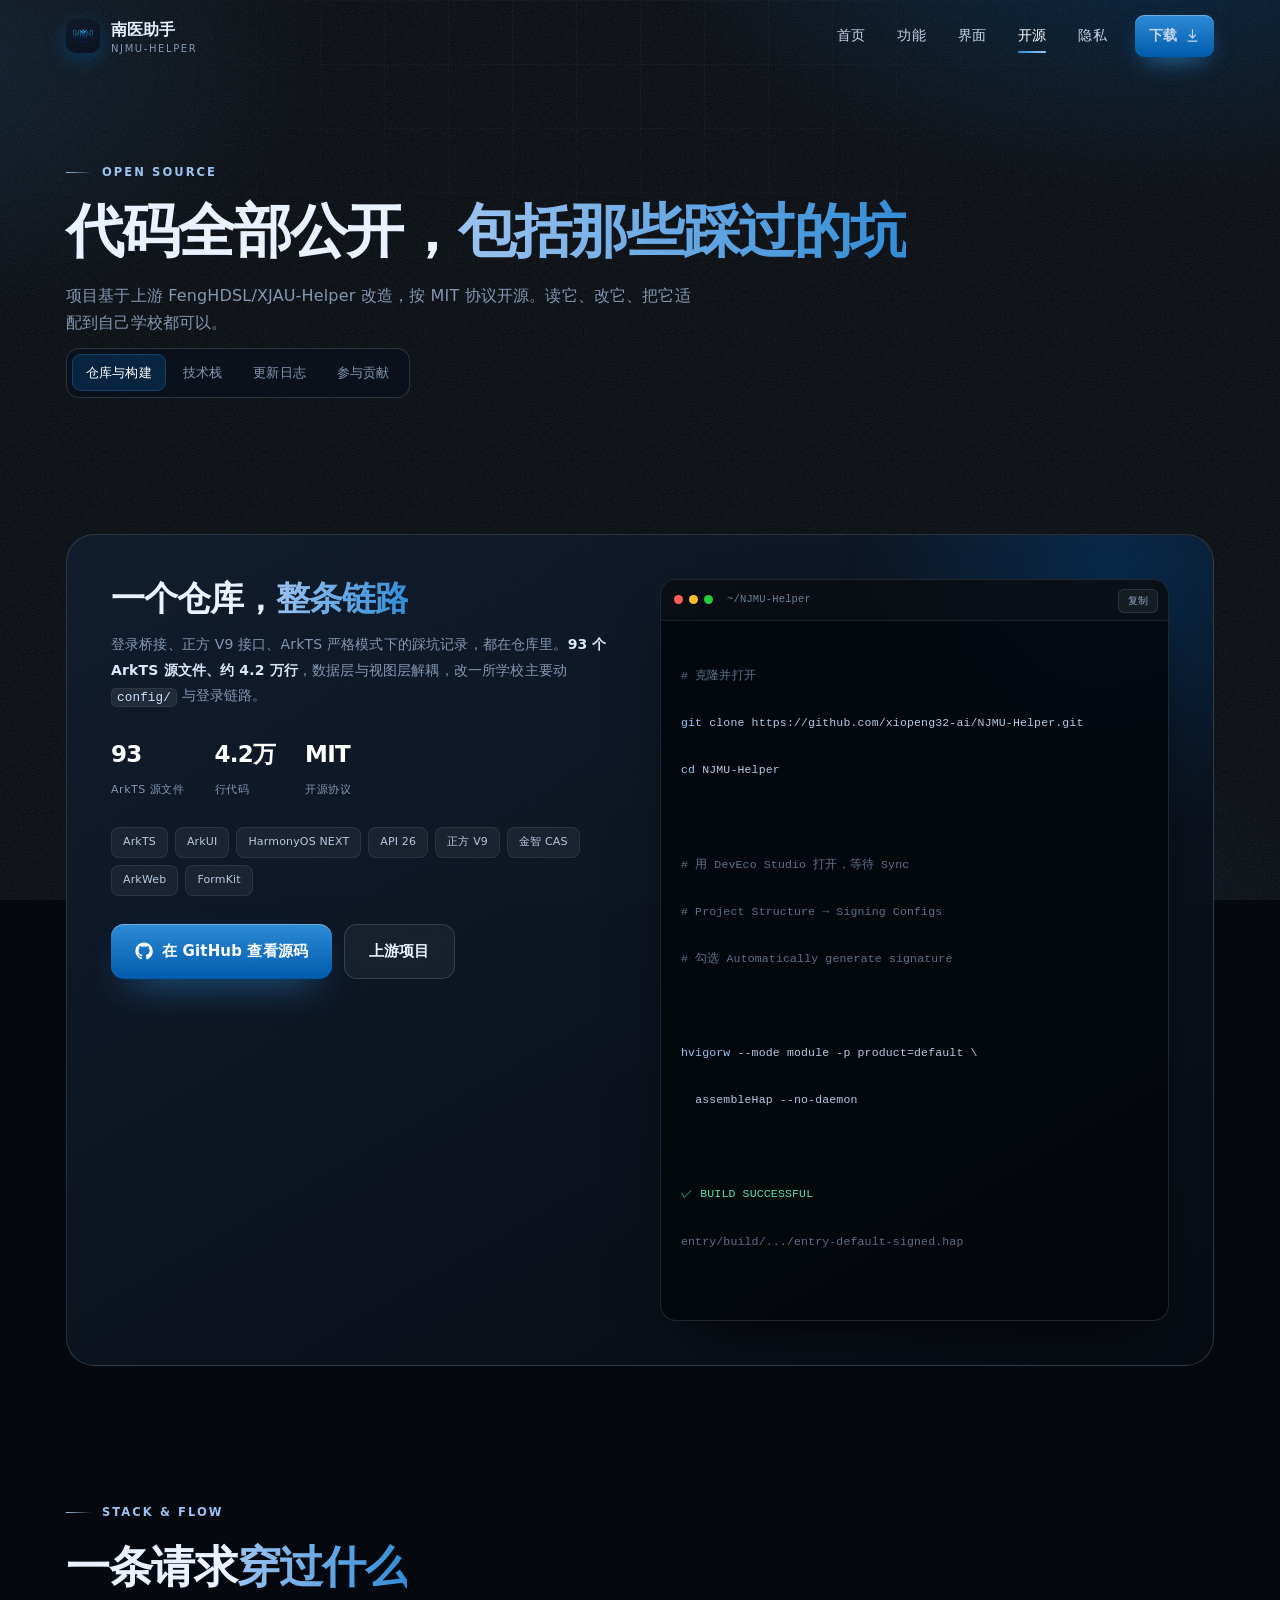
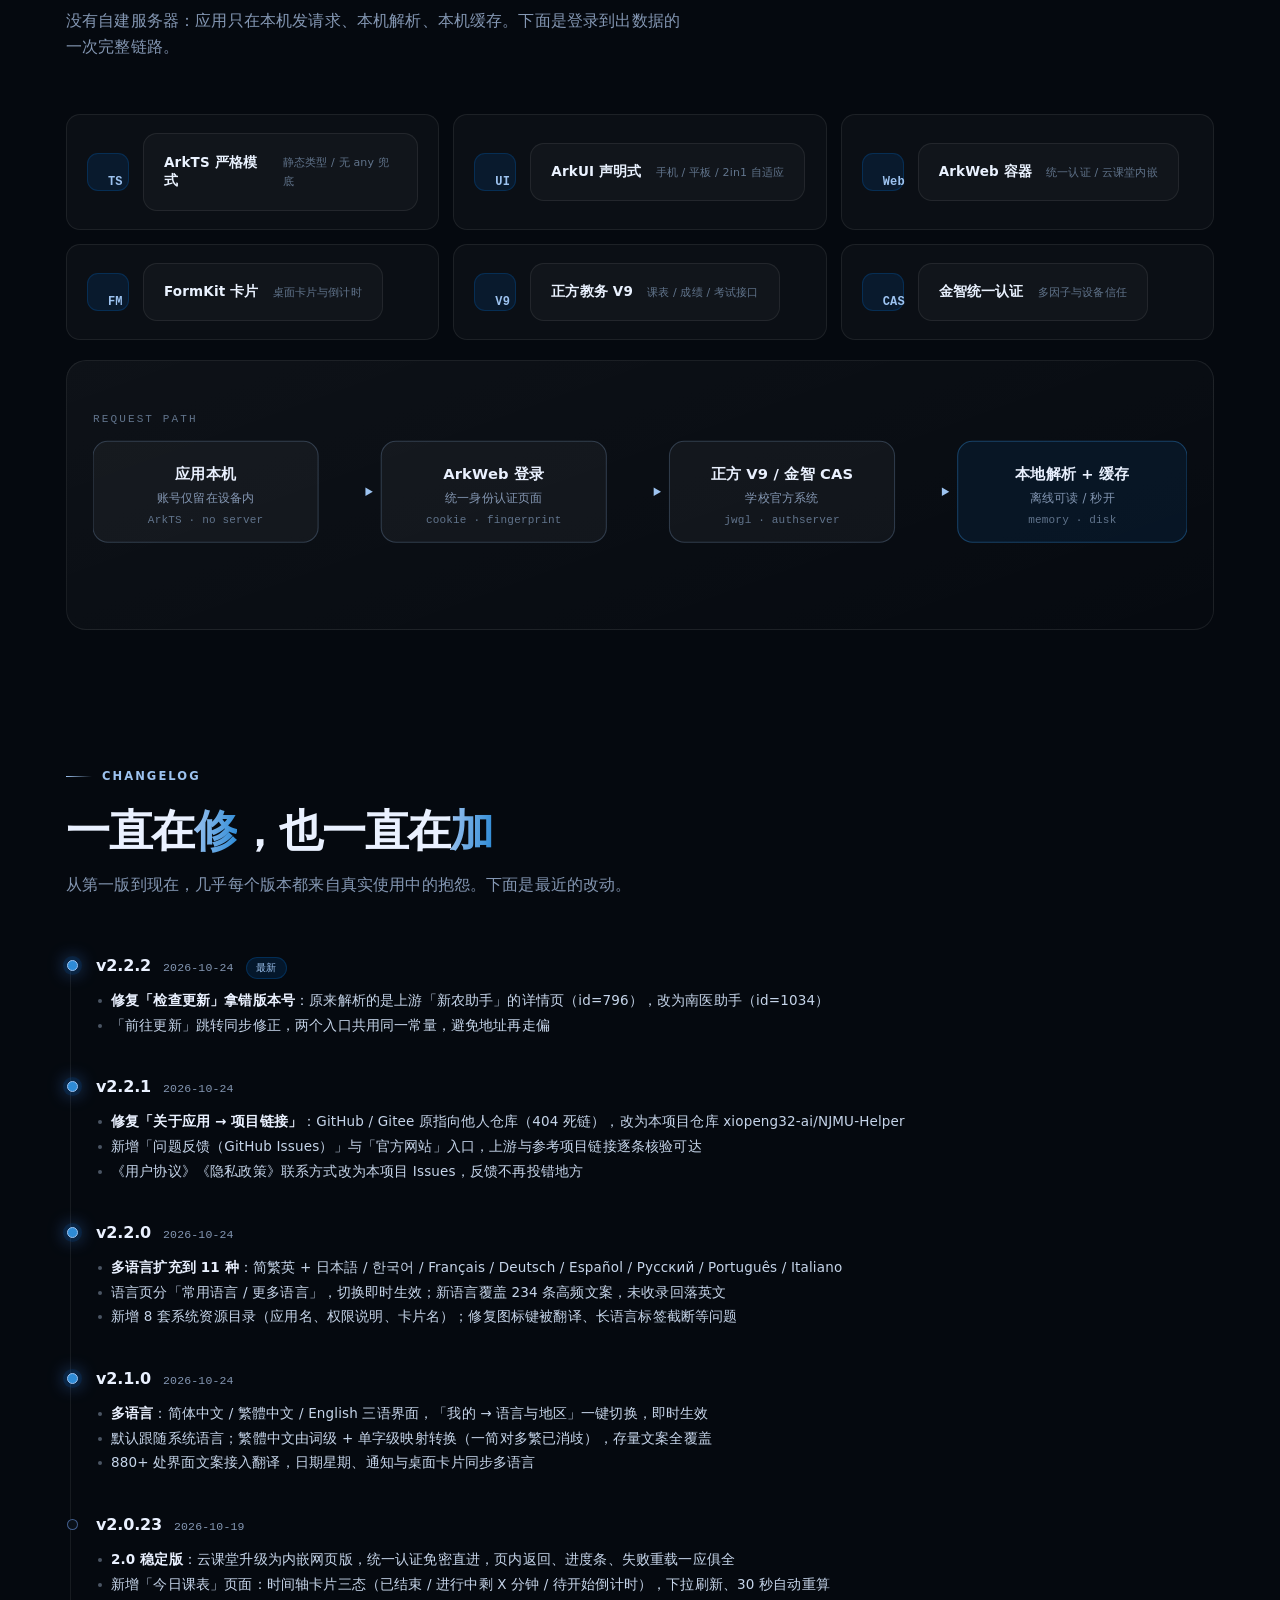
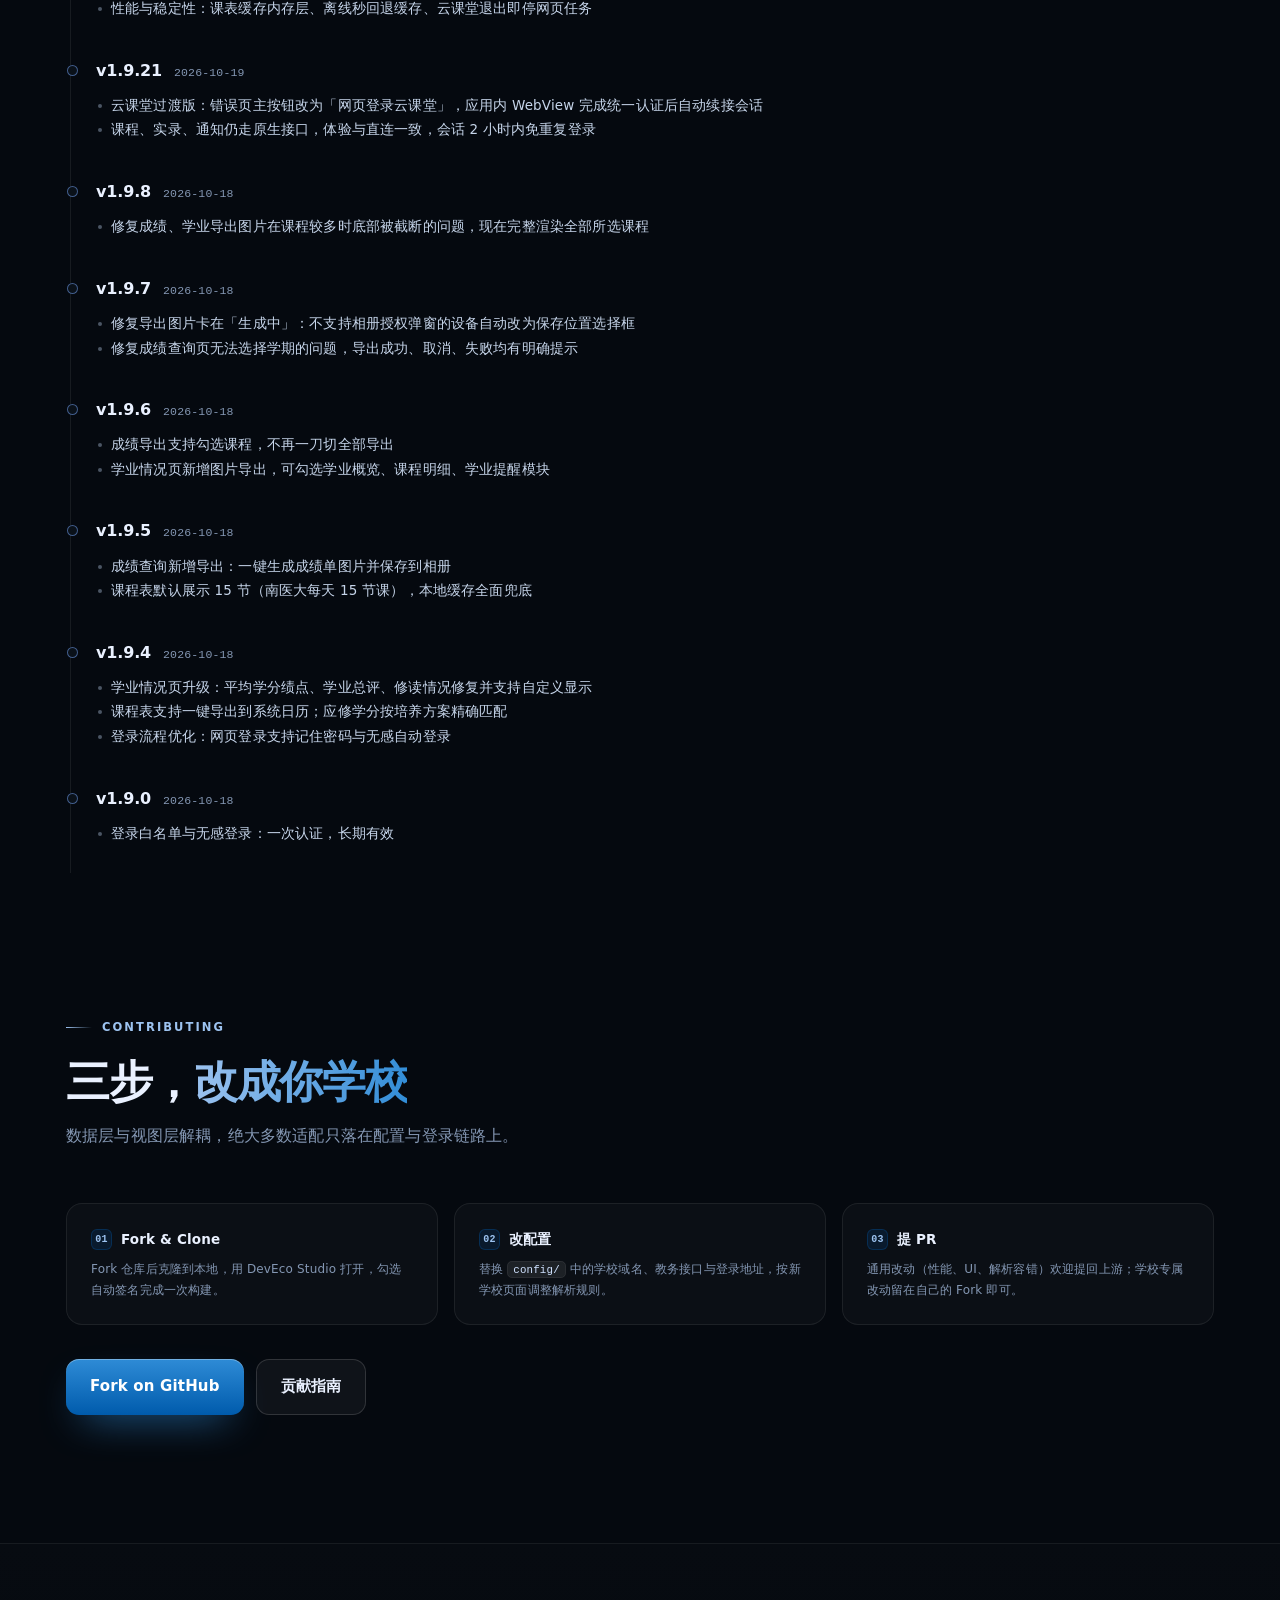
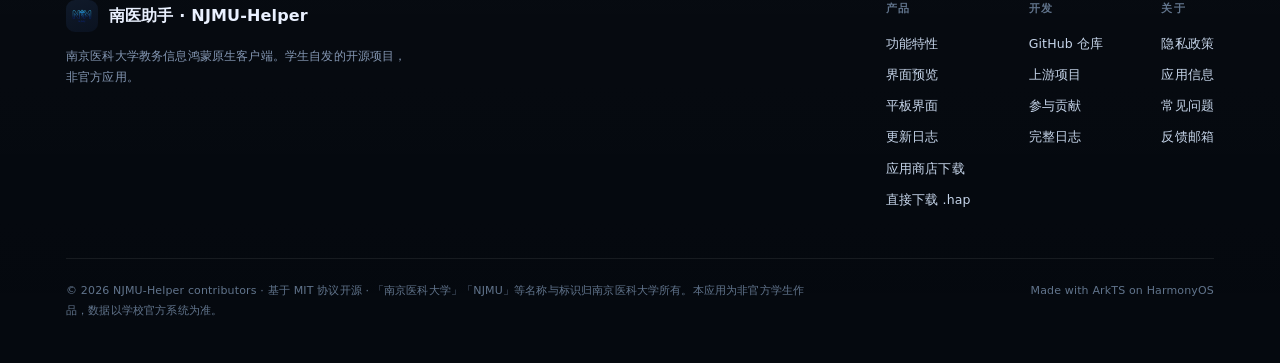
<file: website/opensource.html>
<!DOCTYPE html>
<html lang="zh-CN">
<head>
<meta charset="utf-8">
<meta name="viewport" content="width=device-width,initial-scale=1">
<title>开源与贡献 · 南医助手</title>
<meta name="description" content="南医助手基于 FengHDSL/XJAU-Helper 改造，MIT 协议开源。技术栈、请求链路、克隆命令、更新日志与贡献指南。">
<meta name="theme-color" content="#05090f">
<link rel="icon" href="assets/icon.png">
<link rel="stylesheet" href="assets/style.css">
<script>document.documentElement.classList.add("js");</script>
</head>
<body>
<div class="progress" id="progress"></div>
<div class="spot" id="spot" aria-hidden="true"></div>
<div class="bg-layer"></div><div class="bg-grid"></div><div class="grain"></div>

<header class="nav" id="nav">
  <div class="wrap nav-in">
    <a class="brand" href="index.html"><img src="assets/icon.png" alt="南医助手"><span>南医助手<small>NJMU-Helper</small></span></a>
    <nav class="nav-links" id="navLinks">
      <a href="index.html">首页</a>
      <a href="features.html">功能</a>
      <a href="shots.html">界面</a>
      <a href="opensource.html" class="active">开源</a>
      <a href="privacy.html">隐私</a>
      <a class="nav-cta" href="https://www.sydxky.cn/detail.php?id=1034" target="_blank" rel="noopener">
        下载
        <svg viewBox="0 0 24 24" fill="none" stroke="currentColor" stroke-width="2" stroke-linecap="round" stroke-linejoin="round"><path d="M12 3v12"/><path d="m7 11 5 5 5-5"/><path d="M5 21h14"/></svg>
      </a>
    </nav>
    <button class="nav-toggle" id="navToggle" aria-label="打开菜单" aria-expanded="false"><span></span></button>
  </div>
</header>

<main>
  <section class="page-head">
    <div class="wrap">
      <div class="eyebrow rv">Open Source</div>
      <h1 class="rv" style="--d:60ms">代码全部公开，<em class="hl">包括那些踩过的坑</em></h1>
      <p class="rv" style="--d:120ms">项目基于上游 FengHDSL/XJAU-Helper 改造，按 MIT 协议开源。读它、改它、把它适配到自己学校都可以。</p>
    </div>
  </section>

  <div class="subnav-bar">
    <div class="wrap"><nav class="subnav rv" data-spy style="--d:180ms">
        <a href="#repo" class="active">仓库与构建</a>
        <a href="#stack">技术栈</a>
        <a href="#changelog">更新日志</a>
        <a href="#contrib">参与贡献</a>
      </nav></div>
  </div>

  <section class="sec" id="repo">
    <div class="wrap">
      <div class="oss-card rv">
        <div>
          <h2>一个仓库，<em class="hl">整条链路</em></h2>
          <p>登录桥接、正方 V9 接口、ArkTS 严格模式下的踩坑记录，都在仓库里。<b style="color:#dbe8fa">93 个 ArkTS 源文件、约 4.2 万行</b>，数据层与视图层解耦，改一所学校主要动 <code>config/</code> 与登录链路。</p>
          <div class="oss-stats">
            <div><b>93</b><span>ArkTS 源文件</span></div>
            <div><b>4.2万</b><span>行代码</span></div>
            <div><b>MIT</b><span>开源协议</span></div>
          </div>
          <div class="chips">
            <span>ArkTS</span><span>ArkUI</span><span>HarmonyOS NEXT</span><span>API 26</span>
            <span>正方 V9</span><span>金智 CAS</span><span>ArkWeb</span><span>FormKit</span>
          </div>
          <div class="dl-btns">
            <a class="btn btn-primary" id="repoBtn" href="#" target="_blank" rel="noopener">
              <svg viewBox="0 0 24 24" fill="currentColor"><path d="M12 .5C5.7.5.5 5.7.5 12c0 5.1 3.3 9.4 7.9 10.9.6.1.8-.2.8-.6v-2c-3.2.7-3.9-1.5-3.9-1.5-.5-1.3-1.3-1.7-1.3-1.7-1.1-.7.1-.7.1-.7 1.2.1 1.8 1.2 1.8 1.2 1 1.8 2.7 1.3 3.4 1 .1-.8.4-1.3.7-1.6-2.6-.3-5.3-1.3-5.3-5.7 0-1.3.5-2.3 1.2-3.1-.1-.3-.5-1.5.1-3 0 0 1-.3 3.2 1.2a11 11 0 0 1 5.8 0c2.2-1.5 3.2-1.2 3.2-1.2.6 1.5.2 2.7.1 3 .8.8 1.2 1.8 1.2 3.1 0 4.4-2.7 5.4-5.3 5.7.4.4.8 1.1.8 2.2v3.3c0 .3.2.7.8.6 4.6-1.5 7.9-5.8 7.9-10.9C23.5 5.7 18.3.5 12 .5z"/></svg>
              在 GitHub 查看源码
            </a>
            <a class="btn btn-ghost" href="https://github.com/FengHDSL/XJAU-Helper" target="_blank" rel="noopener">上游项目</a>
          </div>
        </div>

        <div class="terminal">
          <div class="term-bar"><i></i><i></i><i></i><span>~/NJMU-Helper</span></div>
          <button class="copy" id="copyBtn">复制</button>
          <div class="term-body">
<span class="ln" style="--i:0"><span class="c"># 克隆并打开</span></span>
<span class="ln" style="--i:1"><span class="b">git</span> clone https://github.com/<span id="repoOwner">xiopeng32-ai</span>/NJMU-Helper.git</span>
<span class="ln" style="--i:2"><span class="b">cd</span> NJMU-Helper</span>
<span class="ln" style="--i:3"> </span>
<span class="ln" style="--i:4"><span class="c"># 用 DevEco Studio 打开，等待 Sync</span></span>
<span class="ln" style="--i:5"><span class="c"># Project Structure → Signing Configs</span></span>
<span class="ln" style="--i:6"><span class="c"># 勾选 Automatically generate signature</span></span>
<span class="ln" style="--i:7"> </span>
<span class="ln" style="--i:8"><span class="b">hvigorw</span> --mode module -p product=default \</span>
<span class="ln" style="--i:9">  assembleHap --no-daemon</span>
<span class="ln" style="--i:10"> </span>
<span class="ln" style="--i:11"><span class="g">✓ BUILD SUCCESSFUL</span></span>
<span class="ln" style="--i:12"><span class="c">entry/build/.../entry-default-signed.hap</span></span>
          </div>
        </div>
      </div>
    </div>
  </section>

  <section class="sec" id="stack">
    <div class="wrap">
      <div class="sec-head rv">
        <div class="eyebrow">Stack &amp; Flow</div>
        <h2>一条请求<em class="hl">穿过什么</em></h2>
        <p>没有自建服务器：应用只在本机发请求、本机解析、本机缓存。下面是登录到出数据的一次完整链路。</p>
      </div>

      <div class="tech rv">
        <div><div class="k">TS</div><div><b>ArkTS 严格模式</b><small>静态类型 / 无 any 兜底</small></div></div>
        <div><div class="k">UI</div><div><b>ArkUI 声明式</b><small>手机 / 平板 / 2in1 自适应</small></div></div>
        <div><div class="k">Web</div><div><b>ArkWeb 容器</b><small>统一认证 / 云课堂内嵌</small></div></div>
        <div><div class="k">FM</div><div><b>FormKit 卡片</b><small>桌面卡片与倒计时</small></div></div>
        <div><div class="k">V9</div><div><b>正方教务 V9</b><small>课表 / 成绩 / 考试接口</small></div></div>
        <div><div class="k">CAS</div><div><b>金智统一认证</b><small>多因子与设备信任</small></div></div>
      </div>

      <div class="flow rv">
        <svg viewBox="0 0 1040 190" role="img" aria-label="请求链路：应用本机 → ArkWeb 统一认证 → 正方 V9 / 金智 CAS → 本地缓存">
          <defs>
            <linearGradient id="fg" x1="0" y1="0" x2="1" y2="0">
              <stop offset="0" stop-color="#005bac"/><stop offset="1" stop-color="#9dc3f0"/>
            </linearGradient>
          </defs>

          <g>
            <rect x="0" y="44" width="214" height="96" rx="14" fill="rgba(255,255,255,.035)" stroke="rgba(157,195,240,.24)"/>
            <text x="107" y="80" text-anchor="middle" fill="#eaf1ff" font-size="14" font-weight="600" font-family="system-ui,sans-serif">应用本机</text>
            <text x="107" y="102" text-anchor="middle" fill="#8497b3" font-size="11" font-family="system-ui,sans-serif">账号仅留在设备内</text>
            <text x="107" y="122" text-anchor="middle" fill="#61748c" font-size="10.5" font-family="monospace">ArkTS · no server</text>
          </g>
          <g>
            <rect x="274" y="44" width="214" height="96" rx="14" fill="rgba(255,255,255,.035)" stroke="rgba(157,195,240,.24)"/>
            <text x="381" y="80" text-anchor="middle" fill="#eaf1ff" font-size="14" font-weight="600" font-family="system-ui,sans-serif">ArkWeb 登录</text>
            <text x="381" y="102" text-anchor="middle" fill="#8497b3" font-size="11" font-family="system-ui,sans-serif">统一身份认证页面</text>
            <text x="381" y="122" text-anchor="middle" fill="#61748c" font-size="10.5" font-family="monospace">cookie · fingerprint</text>
          </g>
          <g>
            <rect x="548" y="44" width="214" height="96" rx="14" fill="rgba(255,255,255,.035)" stroke="rgba(157,195,240,.24)"/>
            <text x="655" y="80" text-anchor="middle" fill="#eaf1ff" font-size="14" font-weight="600" font-family="system-ui,sans-serif">正方 V9 / 金智 CAS</text>
            <text x="655" y="102" text-anchor="middle" fill="#8497b3" font-size="11" font-family="system-ui,sans-serif">学校官方系统</text>
            <text x="655" y="122" text-anchor="middle" fill="#61748c" font-size="10.5" font-family="monospace">jwgl · authserver</text>
          </g>
          <g>
            <rect x="822" y="44" width="218" height="96" rx="14" fill="rgba(0,91,172,.12)" stroke="rgba(46,139,214,.4)"/>
            <text x="931" y="80" text-anchor="middle" fill="#eaf1ff" font-size="14" font-weight="600" font-family="system-ui,sans-serif">本地解析 + 缓存</text>
            <text x="931" y="102" text-anchor="middle" fill="#8497b3" font-size="11" font-family="system-ui,sans-serif">离线可读 / 秒开</text>
            <text x="931" y="122" text-anchor="middle" fill="#61748c" font-size="10.5" font-family="monospace">memory · disk</text>
          </g>

          <g stroke="url(#fg)" stroke-width="1.6" fill="none" stroke-linecap="round">
            <path class="dash" d="M218 92 H266"/>
            <path class="dash" d="M492 92 H540"/>
            <path class="dash" d="M766 92 H814"/>
          </g>
          <g fill="#9dc3f0">
            <path d="M266 92 l-7 -4 v8 z"/>
            <path d="M540 92 l-7 -4 v8 z"/>
            <path d="M814 92 l-7 -4 v8 z"/>
          </g>

          <text x="0" y="26" fill="#61748c" font-size="10.5" letter-spacing="2" font-family="monospace">REQUEST PATH</text>
        </svg>
      </div>
    </div>
  </section>

  <section class="sec" id="changelog">
    <div class="wrap">
      <div class="sec-head rv">
        <div class="eyebrow">Changelog</div>
        <h2>一直在<em class="hl">修</em>，也一直在<em class="hl">加</em></h2>
        <p>从第一版到现在，几乎每个版本都来自真实使用中的抱怨。下面是最近的改动。</p>
      </div>
      <div class="timeline" id="timeline">
        <article class="tl-item new rv">
          <div class="tl-head"><b>v2.2.2</b><time>2026-10-24</time><span class="pill">最新</span></div>
          <ul>
            <li><b>修复「检查更新」拿错版本号</b>：原来解析的是上游「新农助手」的详情页（id=796），改为南医助手（id=1034）</li>
            <li>「前往更新」跳转同步修正，两个入口共用同一常量，避免地址再走偏</li>
          </ul>
        </article>
        <article class="tl-item new rv">
          <div class="tl-head"><b>v2.2.1</b><time>2026-10-24</time></div>
          <ul>
            <li><b>修复「关于应用 → 项目链接」</b>：GitHub / Gitee 原指向他人仓库（404 死链），改为本项目仓库 xiopeng32-ai/NJMU-Helper</li>
            <li>新增「问题反馈（GitHub Issues）」与「官方网站」入口，上游与参考项目链接逐条核验可达</li>
            <li>《用户协议》《隐私政策》联系方式改为本项目 Issues，反馈不再投错地方</li>
          </ul>
        </article>
        <article class="tl-item new rv">
          <div class="tl-head"><b>v2.2.0</b><time>2026-10-24</time></div>
          <ul>
            <li><b>多语言扩充到 11 种</b>：简繁英 + 日本語 / 한국어 / Français / Deutsch / Español / Русский / Português / Italiano</li>
            <li>语言页分「常用语言 / 更多语言」，切换即时生效；新语言覆盖 234 条高频文案，未收录回落英文</li>
            <li>新增 8 套系统资源目录（应用名、权限说明、卡片名）；修复图标键被翻译、长语言标签截断等问题</li>
          </ul>
        </article>
        <article class="tl-item new rv">
          <div class="tl-head"><b>v2.1.0</b><time>2026-10-24</time></div>
          <ul>
            <li><b>多语言</b>：简体中文 / 繁體中文 / English 三语界面，「我的 → 语言与地区」一键切换，即时生效</li>
            <li>默认跟随系统语言；繁體中文由词级 + 单字级映射转换（一简对多繁已消歧），存量文案全覆盖</li>
            <li>880+ 处界面文案接入翻译，日期星期、通知与桌面卡片同步多语言</li>
          </ul>
        </article>
        <article class="tl-item rv">
          <div class="tl-head"><b>v2.0.23</b><time>2026-10-19</time></div>
          <ul>
            <li><b>2.0 稳定版</b>：云课堂升级为内嵌网页版，统一认证免密直进，页内返回、进度条、失败重载一应俱全</li>
            <li>新增「今日课表」页面：时间轴卡片三态（已结束 / 进行中剩 X 分钟 / 待开始倒计时），下拉刷新、30 秒自动重算</li>
            <li>性能与稳定性：课表缓存内存层、离线秒回退缓存、云课堂退出即停网页任务</li>
          </ul>
        </article>
        <article class="tl-item rv">
          <div class="tl-head"><b>v1.9.21</b><time>2026-10-19</time></div>
          <ul>
            <li>云课堂过渡版：错误页主按钮改为「网页登录云课堂」，应用内 WebView 完成统一认证后自动续接会话</li>
            <li>课程、实录、通知仍走原生接口，体验与直连一致，会话 2 小时内免重复登录</li>
          </ul>
        </article>
        <article class="tl-item rv">
          <div class="tl-head"><b>v1.9.8</b><time>2026-10-18</time></div>
          <ul>
            <li>修复成绩、学业导出图片在课程较多时底部被截断的问题，现在完整渲染全部所选课程</li>
          </ul>
        </article>
        <article class="tl-item rv">
          <div class="tl-head"><b>v1.9.7</b><time>2026-10-18</time></div>
          <ul>
            <li>修复导出图片卡在「生成中」：不支持相册授权弹窗的设备自动改为保存位置选择框</li>
            <li>修复成绩查询页无法选择学期的问题，导出成功、取消、失败均有明确提示</li>
          </ul>
        </article>
        <article class="tl-item rv">
          <div class="tl-head"><b>v1.9.6</b><time>2026-10-18</time></div>
          <ul>
            <li>成绩导出支持勾选课程，不再一刀切全部导出</li>
            <li>学业情况页新增图片导出，可勾选学业概览、课程明细、学业提醒模块</li>
          </ul>
        </article>
        <article class="tl-item rv">
          <div class="tl-head"><b>v1.9.5</b><time>2026-10-18</time></div>
          <ul>
            <li>成绩查询新增导出：一键生成成绩单图片并保存到相册</li>
            <li>课程表默认展示 15 节（南医大每天 15 节课），本地缓存全面兜底</li>
          </ul>
        </article>
        <article class="tl-item rv">
          <div class="tl-head"><b>v1.9.4</b><time>2026-10-18</time></div>
          <ul>
            <li>学业情况页升级：平均学分绩点、学业总评、修读情况修复并支持自定义显示</li>
            <li>课程表支持一键导出到系统日历；应修学分按培养方案精确匹配</li>
            <li>登录流程优化：网页登录支持记住密码与无感自动登录</li>
          </ul>
        </article>
        <article class="tl-item rv">
          <div class="tl-head"><b>v1.9.0</b><time>2026-10-18</time></div>
          <ul>
            <li>登录白名单与无感登录：一次认证，长期有效</li>
          </ul>
        </article>
      </div>
    </div>
  </section>

  <section class="sec" id="contrib">
    <div class="wrap">
      <div class="sec-head rv">
        <div class="eyebrow"> Contributing</div>
        <h2>三步，<em class="hl">改成你学校</em></h2>
        <p>数据层与视图层解耦，绝大多数适配只落在配置与登录链路上。</p>
      </div>
      <div class="steps">
        <div class="step rv"><b><i>01</i>Fork &amp; Clone</b><p>Fork 仓库后克隆到本地，用 DevEco Studio 打开，勾选自动签名完成一次构建。</p></div>
        <div class="step rv" style="--d:80ms"><b><i>02</i>改配置</b><p>替换 <code>config/</code> 中的学校域名、教务接口与登录地址，按新学校页面调整解析规则。</p></div>
        <div class="step rv" style="--d:160ms"><b><i>03</i>提 PR</b><p>通用改动（性能、UI、解析容错）欢迎提回上游；学校专属改动留在自己的 Fork 即可。</p></div>
      </div>
      <div class="dl-btns" style="margin-top:34px">
        <a class="btn btn-primary" id="repoBtn2" href="#" target="_blank" rel="noopener">Fork on GitHub</a>
        <a class="btn btn-ghost" id="contribLink" href="#" target="_blank" rel="noopener">贡献指南</a>
      </div>
    </div>
  </section>
</main>

<footer>
  <div class="wrap">
    <div class="foot-top">
      <div class="foot-brand rv">
        <div><img src="assets/icon.png" alt="">南医助手 · NJMU-Helper</div>
        <p>南京医科大学教务信息鸿蒙原生客户端。学生自发的开源项目，非官方应用。</p>
      </div>
      <div class="foot-links">
        <div class="foot-col"><h5>产品</h5>
          <a href="features.html">功能特性</a>
          <a href="shots.html">界面预览</a>
          <a href="shots.html#tablet">平板界面</a>
          <a href="opensource.html#changelog">更新日志</a>
          <a href="https://www.sydxky.cn/detail.php?id=1034" target="_blank" rel="noopener">应用商店下载</a>
          <a href="assets/download/NJMU-Helper-2.2.2.hap" download="NJMU-Helper-2.2.2.hap">直接下载 .hap</a>
        </div>
        <div class="foot-col"><h5>开发</h5>
          <a id="repoBtn3" href="#" target="_blank" rel="noopener">GitHub 仓库</a>
          <a href="https://github.com/FengHDSL/XJAU-Helper" target="_blank" rel="noopener">上游项目</a>
          <a id="contribLink2" href="#" target="_blank" rel="noopener">参与贡献</a>
          <a id="changelogLink" href="#" target="_blank" rel="noopener">完整日志</a>
        </div>
        <div class="foot-col"><h5>关于</h5>
          <a href="privacy.html">隐私政策</a>
          <a href="features.html">应用信息</a>
          <a href="features.html#faq">常见问题</a>
          <a href="mailto:peng24@stu.njmu.edu.cn">反馈邮箱</a>
        </div>
      </div>
    </div>
    <div class="foot-bot">
      <div class="disclaimer">© 2026 NJMU-Helper contributors · 基于 MIT 协议开源 · 「南京医科大学」「NJMU」等名称与标识归南京医科大学所有。本应用为非官方学生作品，数据以学校官方系统为准。</div>
      <div>Made with ArkTS on HarmonyOS</div>
    </div>
  </div>
</footer>

<button class="to-top" id="toTop" aria-label="回到顶部">
  <svg class="ring" viewBox="0 0 48 48" aria-hidden="true"><circle cx="24" cy="24" r="22"/></svg>
  <svg viewBox="0 0 24 24" fill="none" stroke="currentColor" stroke-width="2" stroke-linecap="round" stroke-linejoin="round" aria-hidden="true"><path d="M12 19V5"/><path d="m5 12 7-7 7 7"/></svg>
</button>

<script src="assets/app.js"></script>
</body>
</html>
</file>
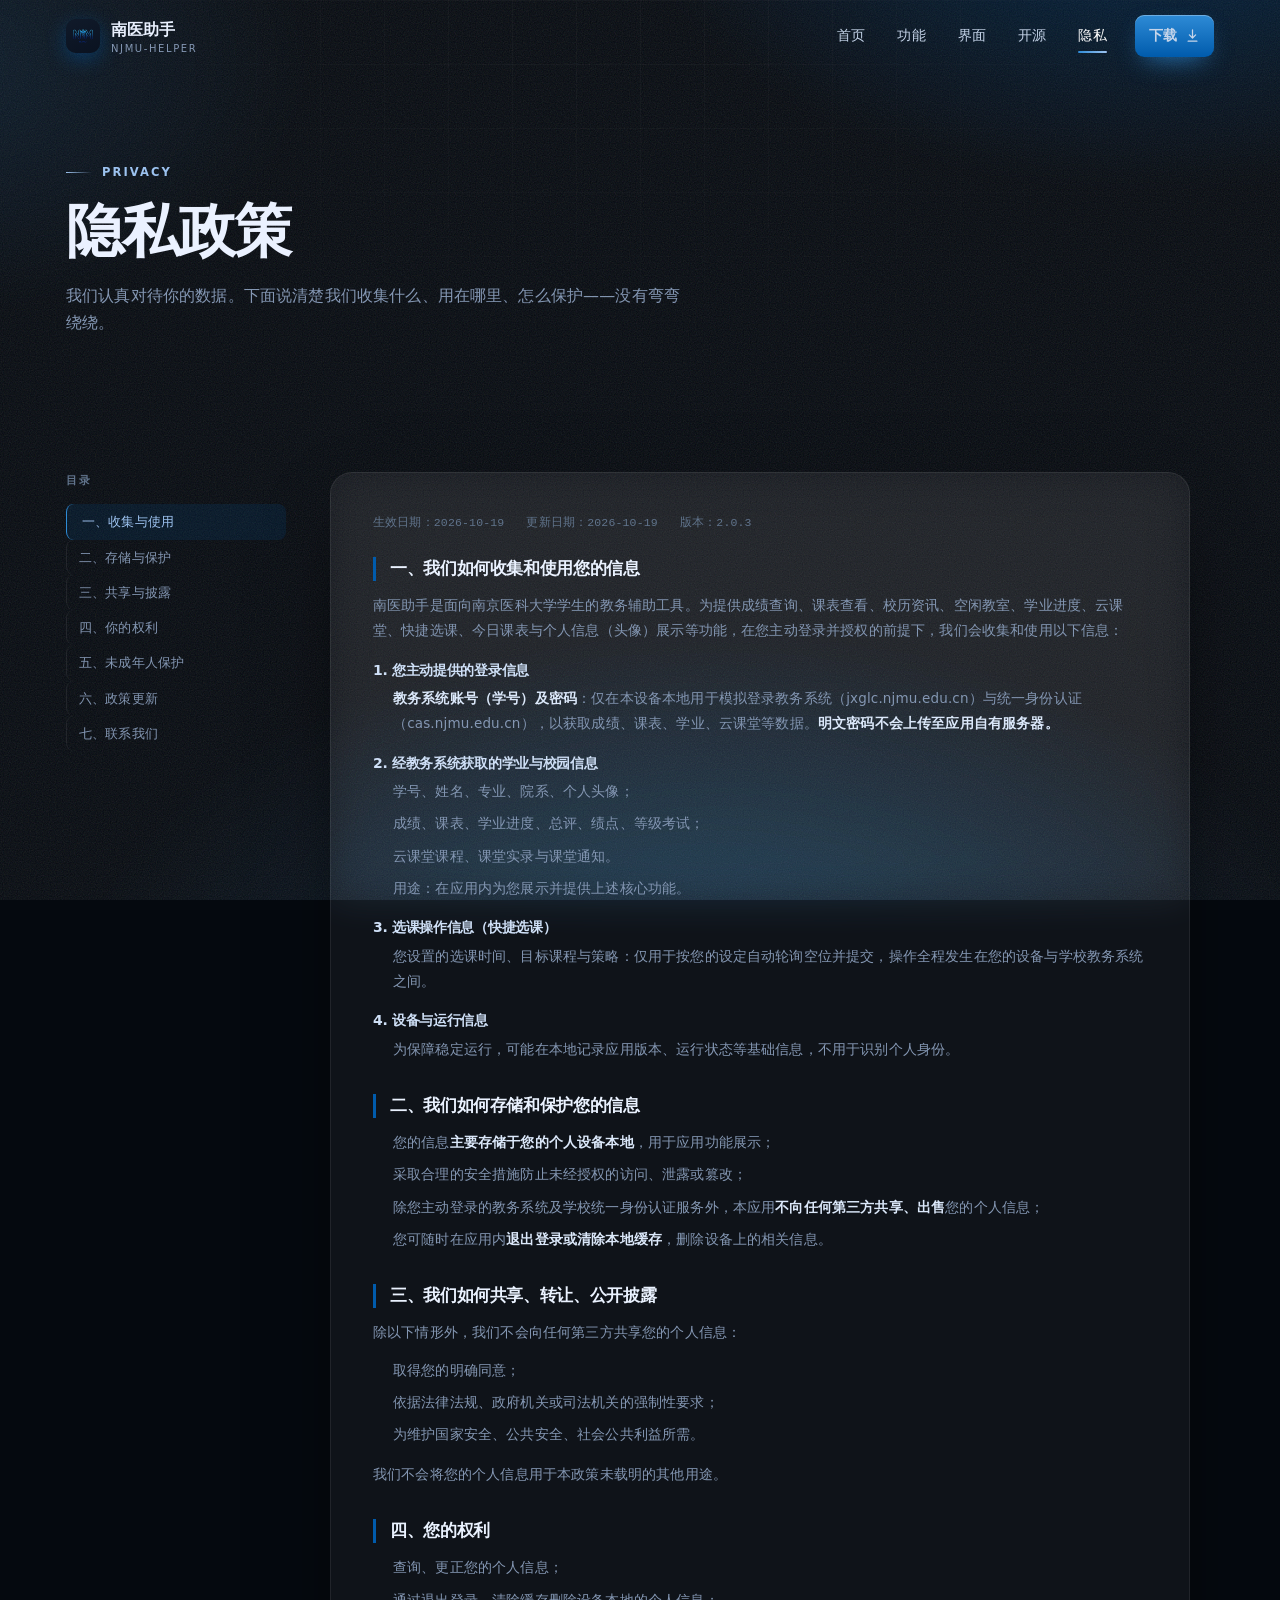
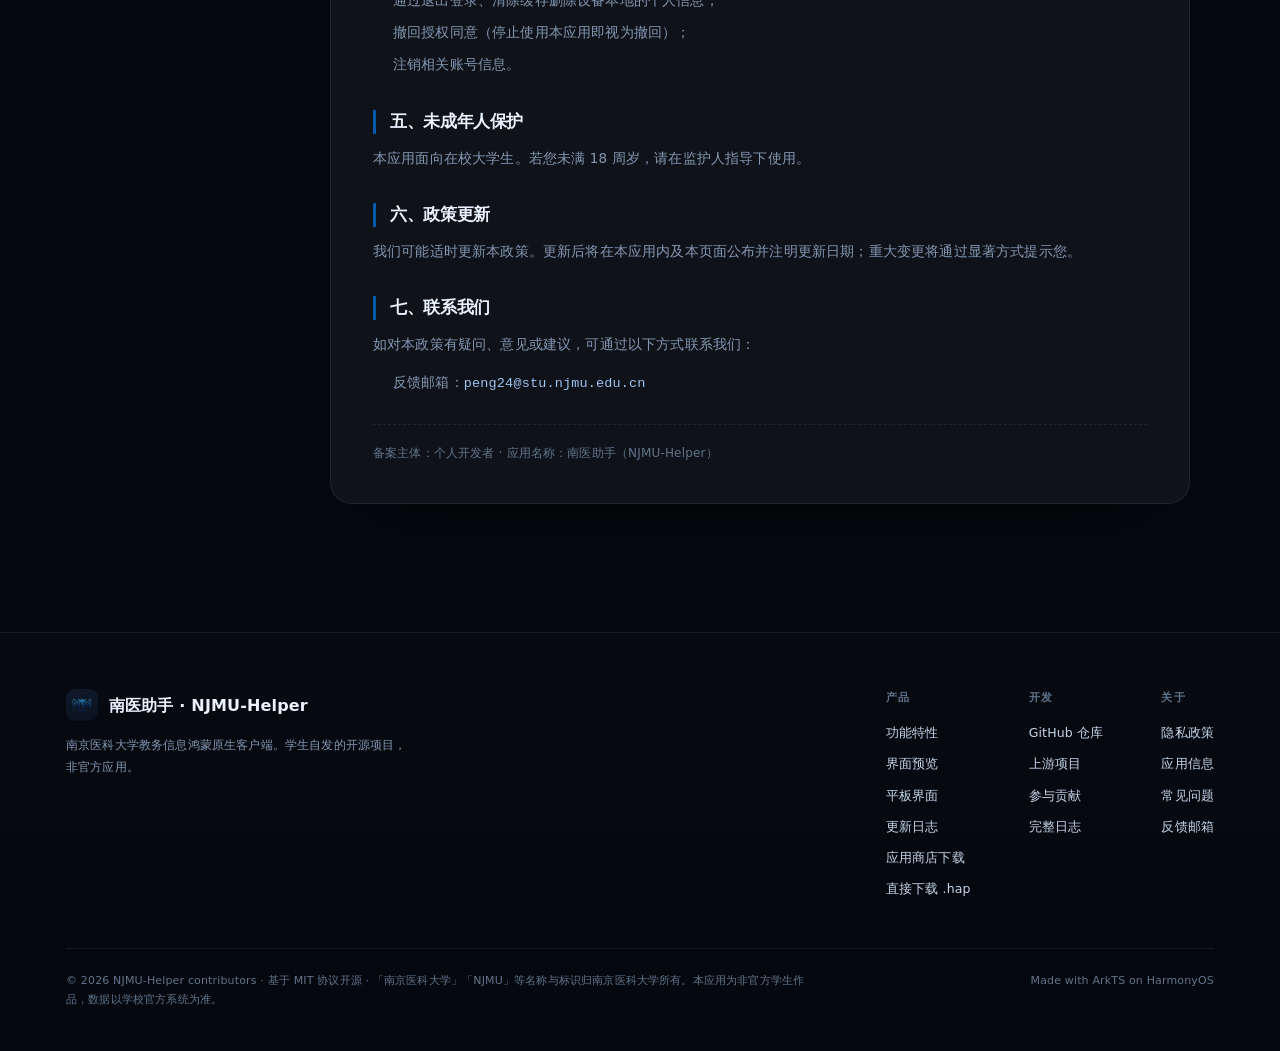
<file: website/privacy.html>
<!DOCTYPE html>
<html lang="zh-CN">
<head>
<meta charset="utf-8">
<meta name="viewport" content="width=device-width,initial-scale=1">
<title>隐私政策 · 南医助手</title>
<meta name="description" content="南医助手（NJMU-Helper）隐私政策：信息收集与使用、本地存储与保护、共享披露边界、用户权利、未成年人保护与联系方式。">
<meta name="theme-color" content="#05090f">
<link rel="icon" href="assets/icon.png">
<link rel="stylesheet" href="assets/style.css">
<script>document.documentElement.classList.add("js");</script>
</head>
<body>
<div class="progress" id="progress"></div>
<div class="spot" id="spot" aria-hidden="true"></div>
<div class="bg-layer"></div><div class="bg-grid"></div><div class="grain"></div>

<header class="nav" id="nav">
  <div class="wrap nav-in">
    <a class="brand" href="index.html"><img src="assets/icon.png" alt="南医助手"><span>南医助手<small>NJMU-Helper</small></span></a>
    <nav class="nav-links" id="navLinks">
      <a href="index.html">首页</a>
      <a href="features.html">功能</a>
      <a href="shots.html">界面</a>
      <a href="opensource.html">开源</a>
      <a href="privacy.html" class="active">隐私</a>
      <a class="nav-cta" href="https://www.sydxky.cn/detail.php?id=1034" target="_blank" rel="noopener">
        下载
        <svg viewBox="0 0 24 24" fill="none" stroke="currentColor" stroke-width="2" stroke-linecap="round" stroke-linejoin="round"><path d="M12 3v12"/><path d="m7 11 5 5 5-5"/><path d="M5 21h14"/></svg>
      </a>
    </nav>
    <button class="nav-toggle" id="navToggle" aria-label="打开菜单" aria-expanded="false"><span></span></button>
  </div>
</header>

<main>
  <section class="page-head">
    <div class="wrap">
      <div class="eyebrow rv">Privacy</div>
      <h1 class="rv" style="--d:60ms">隐私政策</h1>
      <p class="rv" style="--d:120ms">我们认真对待你的数据。下面说清楚我们收集什么、用在哪里、怎么保护——没有弯弯绕绕。</p>
    </div>
  </section>

  <section class="sec">
    <div class="wrap">
      <div class="pv-layout">
        <aside class="pv-toc rv" data-spy>
          <h5>目录</h5>
          <a href="#p1" class="active">一、收集与使用</a>
          <a href="#p2">二、存储与保护</a>
          <a href="#p3">三、共享与披露</a>
          <a href="#p4">四、你的权利</a>
          <a href="#p5">五、未成年人保护</a>
          <a href="#p6">六、政策更新</a>
          <a href="#p7">七、联系我们</a>
        </aside>

        <div class="privacy-card rv" style="--d:80ms">
          <div class="pv-meta">
            <span>生效日期：2026-10-19</span>
            <span>更新日期：2026-10-19</span>
            <span>版本：2.0.3</span>
          </div>
          <div class="pv-body">
            <h3 id="p1">一、我们如何收集和使用您的信息</h3>
            <p>南医助手是面向南京医科大学学生的教务辅助工具。为提供成绩查询、课表查看、校历资讯、空闲教室、学业进度、云课堂、快捷选课、今日课表与个人信息（头像）展示等功能，在您主动登录并授权的前提下，我们会收集和使用以下信息：</p>
            <h4>1. 您主动提供的登录信息</h4>
            <ul>
              <li><b>教务系统账号（学号）及密码</b>：仅在本设备本地用于模拟登录教务系统（jxglc.njmu.edu.cn）与统一身份认证（cas.njmu.edu.cn），以获取成绩、课表、学业、云课堂等数据。<b>明文密码不会上传至应用自有服务器。</b></li>
            </ul>
            <h4>2. 经教务系统获取的学业与校园信息</h4>
            <ul>
              <li>学号、姓名、专业、院系、个人头像；</li>
              <li>成绩、课表、学业进度、总评、绩点、等级考试；</li>
              <li>云课堂课程、课堂实录与课堂通知。</li>
              <li>用途：在应用内为您展示并提供上述核心功能。</li>
            </ul>
            <h4>3. 选课操作信息（快捷选课）</h4>
            <ul>
              <li>您设置的选课时间、目标课程与策略：仅用于按您的设定自动轮询空位并提交，操作全程发生在您的设备与学校教务系统之间。</li>
            </ul>
            <h4>4. 设备与运行信息</h4>
            <ul>
              <li>为保障稳定运行，可能在本地记录应用版本、运行状态等基础信息，不用于识别个人身份。</li>
            </ul>

            <h3 id="p2">二、我们如何存储和保护您的信息</h3>
            <ul>
              <li>您的信息<b>主要存储于您的个人设备本地</b>，用于应用功能展示；</li>
              <li>采取合理的安全措施防止未经授权的访问、泄露或篡改；</li>
              <li>除您主动登录的教务系统及学校统一身份认证服务外，本应用<b>不向任何第三方共享、出售</b>您的个人信息；</li>
              <li>您可随时在应用内<b>退出登录或清除本地缓存</b>，删除设备上的相关信息。</li>
            </ul>

            <h3 id="p3">三、我们如何共享、转让、公开披露</h3>
            <p>除以下情形外，我们不会向任何第三方共享您的个人信息：</p>
            <ul>
              <li>取得您的明确同意；</li>
              <li>依据法律法规、政府机关或司法机关的强制性要求；</li>
              <li>为维护国家安全、公共安全、社会公共利益所需。</li>
            </ul>
            <p>我们不会将您的个人信息用于本政策未载明的其他用途。</p>

            <h3 id="p4">四、您的权利</h3>
            <ul>
              <li>查询、更正您的个人信息；</li>
              <li>通过退出登录、清除缓存删除设备本地的个人信息；</li>
              <li>撤回授权同意（停止使用本应用即视为撤回）；</li>
              <li>注销相关账号信息。</li>
            </ul>

            <h3 id="p5">五、未成年人保护</h3>
            <p>本应用面向在校大学生。若您未满 18 周岁，请在监护人指导下使用。</p>

            <h3 id="p6">六、政策更新</h3>
            <p>我们可能适时更新本政策。更新后将在本应用内及本页面公布并注明更新日期；重大变更将通过显著方式提示您。</p>

            <h3 id="p7">七、联系我们</h3>
            <p>如对本政策有疑问、意见或建议，可通过以下方式联系我们：</p>
            <ul>
              <li>反馈邮箱：<a class="pv-mail" href="mailto:peng24@stu.njmu.edu.cn">peng24@stu.njmu.edu.cn</a></li>
            </ul>
            <div class="pv-foot">备案主体：个人开发者 · 应用名称：南医助手（NJMU-Helper）</div>
          </div>
        </div>
      </div>
    </div>
  </section>
</main>

<footer>
  <div class="wrap">
    <div class="foot-top">
      <div class="foot-brand rv">
        <div><img src="assets/icon.png" alt="">南医助手 · NJMU-Helper</div>
        <p>南京医科大学教务信息鸿蒙原生客户端。学生自发的开源项目，非官方应用。</p>
      </div>
      <div class="foot-links">
        <div class="foot-col"><h5>产品</h5>
          <a href="features.html">功能特性</a>
          <a href="shots.html">界面预览</a>
          <a href="shots.html#tablet">平板界面</a>
          <a href="opensource.html#changelog">更新日志</a>
          <a href="https://www.sydxky.cn/detail.php?id=1034" target="_blank" rel="noopener">应用商店下载</a>
          <a href="assets/download/NJMU-Helper-2.2.2.hap" download="NJMU-Helper-2.2.2.hap">直接下载 .hap</a>
        </div>
        <div class="foot-col"><h5>开发</h5>
          <a id="repoBtn3" href="#" target="_blank" rel="noopener">GitHub 仓库</a>
          <a href="https://github.com/FengHDSL/XJAU-Helper" target="_blank" rel="noopener">上游项目</a>
          <a id="contribLink" href="#" target="_blank" rel="noopener">参与贡献</a>
          <a id="changelogLink" href="#" target="_blank" rel="noopener">完整日志</a>
        </div>
        <div class="foot-col"><h5>关于</h5>
          <a href="privacy.html">隐私政策</a>
          <a href="features.html">应用信息</a>
          <a href="features.html#faq">常见问题</a>
          <a href="mailto:peng24@stu.njmu.edu.cn">反馈邮箱</a>
        </div>
      </div>
    </div>
    <div class="foot-bot">
      <div class="disclaimer">© 2026 NJMU-Helper contributors · 基于 MIT 协议开源 · 「南京医科大学」「NJMU」等名称与标识归南京医科大学所有。本应用为非官方学生作品，数据以学校官方系统为准。</div>
      <div>Made with ArkTS on HarmonyOS</div>
    </div>
  </div>
</footer>

<button class="to-top" id="toTop" aria-label="回到顶部">
  <svg class="ring" viewBox="0 0 48 48" aria-hidden="true"><circle cx="24" cy="24" r="22"/></svg>
  <svg viewBox="0 0 24 24" fill="none" stroke="currentColor" stroke-width="2" stroke-linecap="round" stroke-linejoin="round" aria-hidden="true"><path d="M12 19V5"/><path d="m5 12 7-7 7 7"/></svg>
</button>

<script src="assets/app.js"></script>
</body>
</html>
</file>
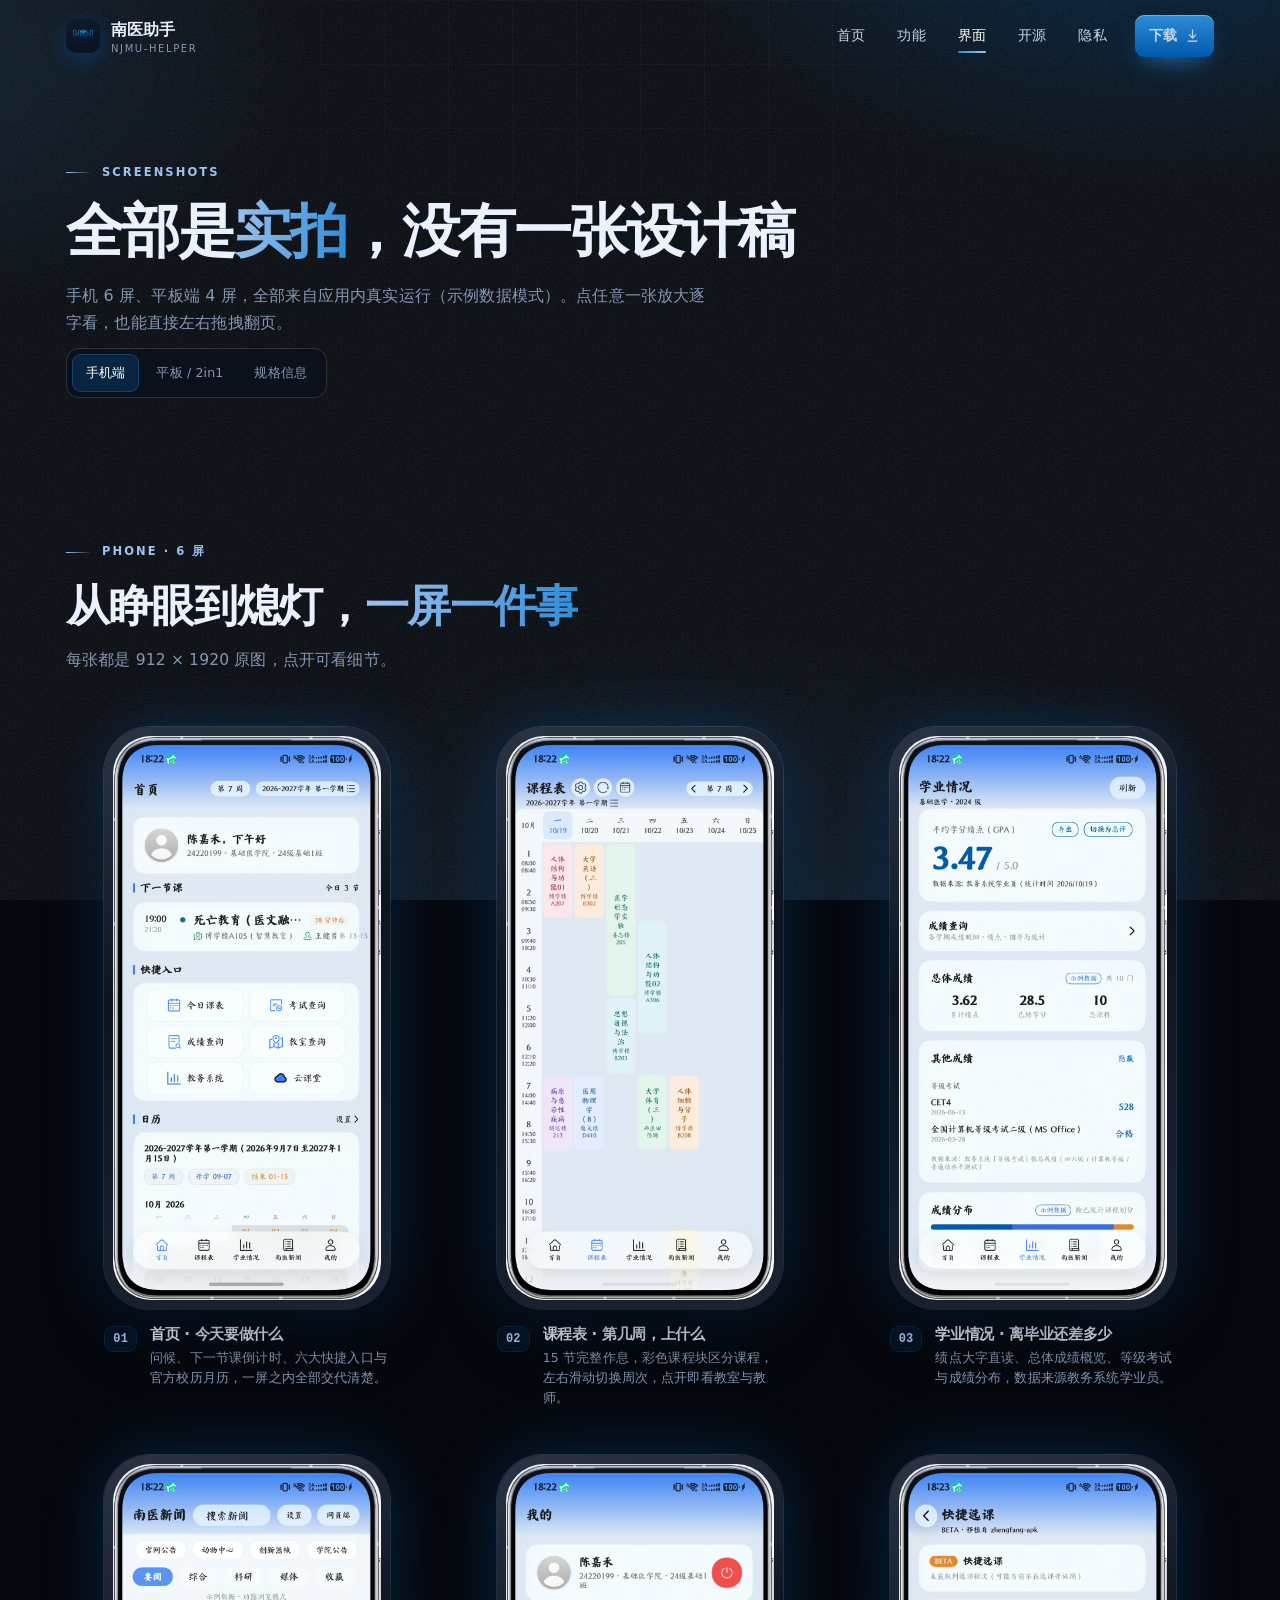
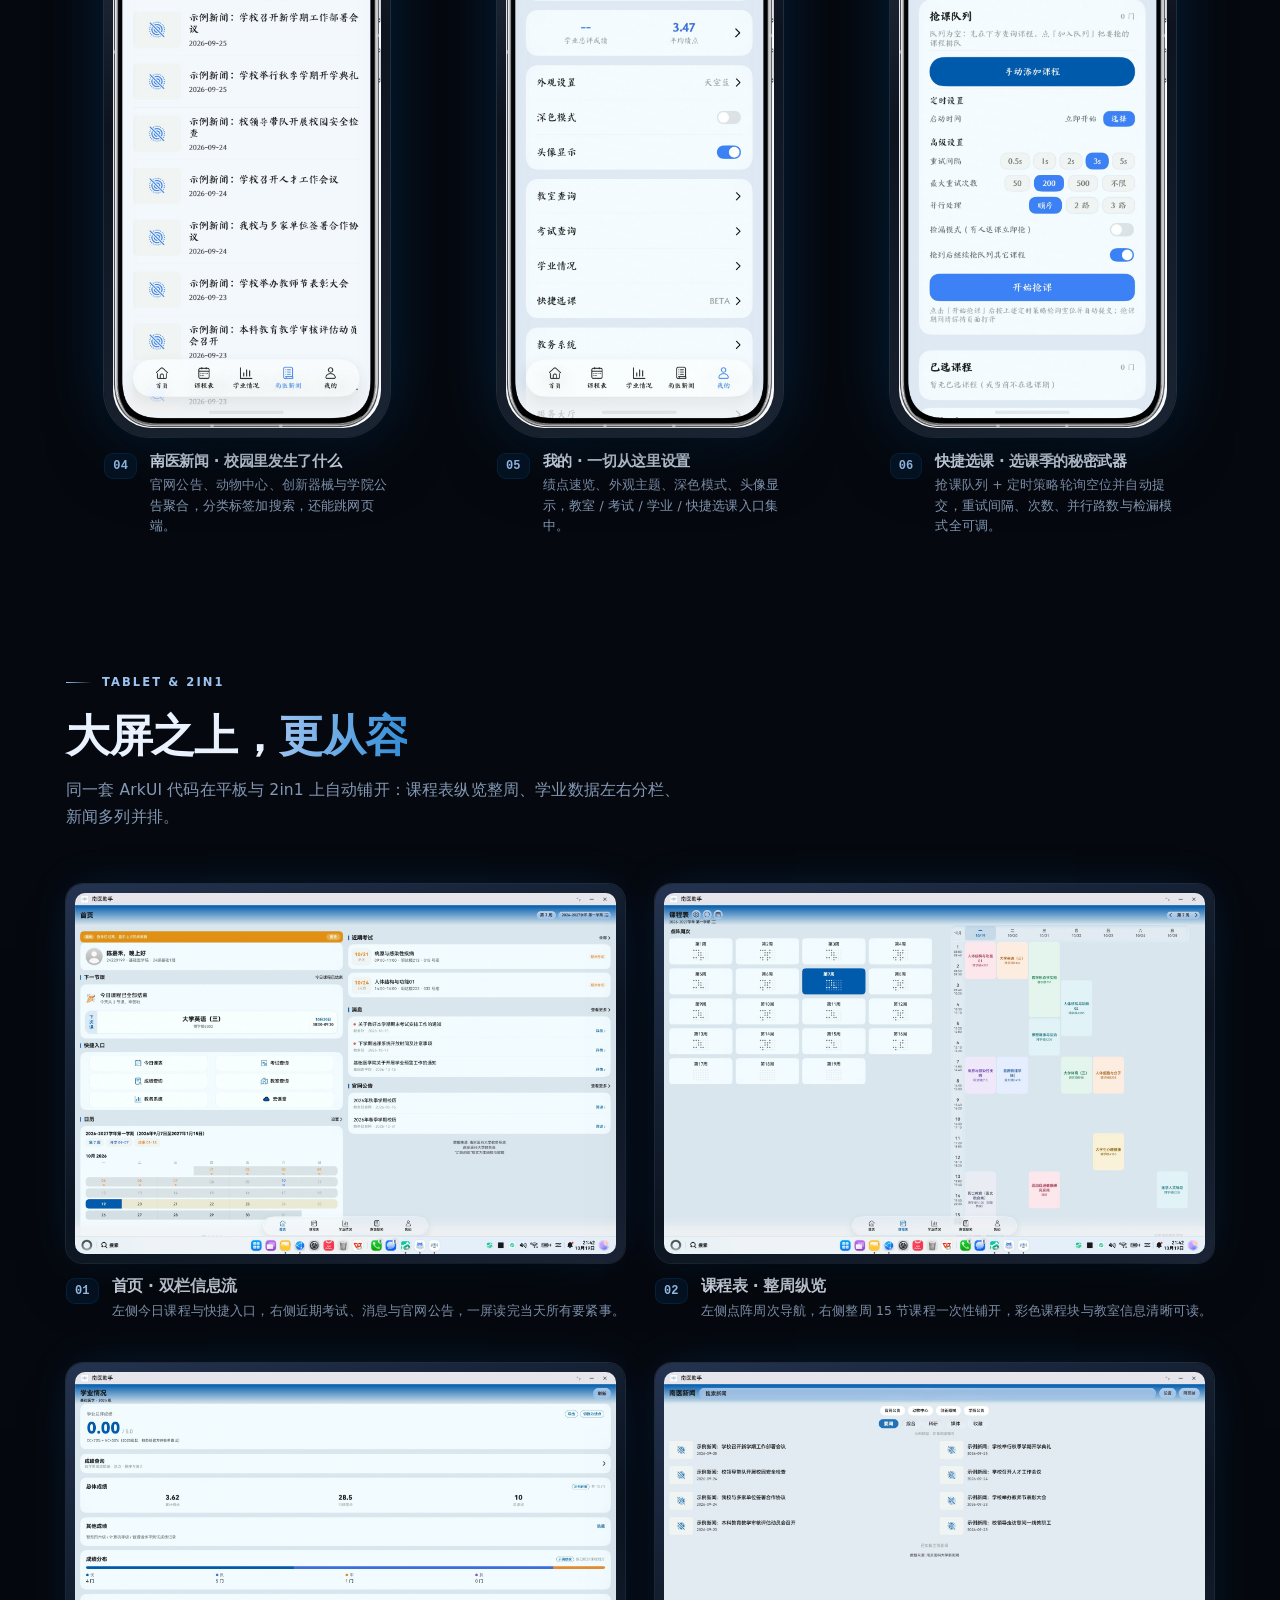
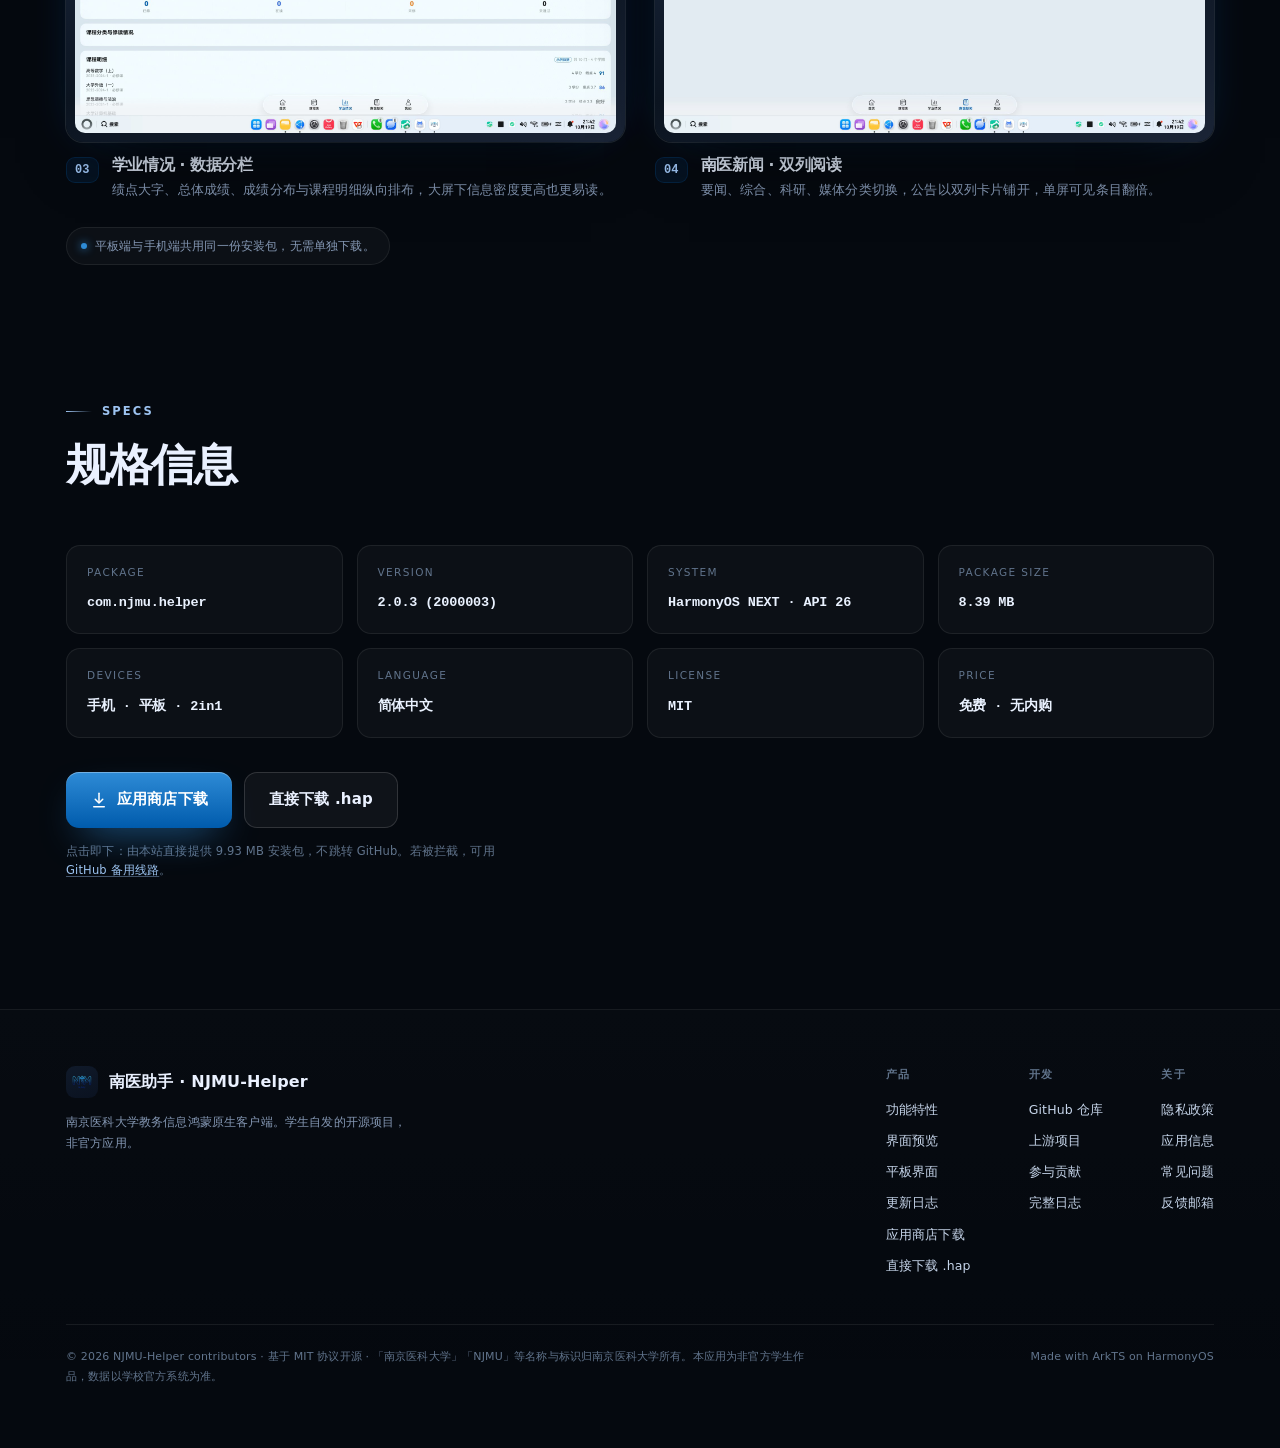
<file: website/shots.html>
<!DOCTYPE html>
<html lang="zh-CN">
<head>
<meta charset="utf-8">
<meta name="viewport" content="width=device-width,initial-scale=1">
<title>界面预览 · 南医助手</title>
<meta name="description" content="南医助手手机端 6 屏与平板端实拍截图，逐张可放大查看。">
<meta name="theme-color" content="#05090f">
<link rel="icon" href="assets/icon.png">
<link rel="stylesheet" href="assets/style.css">
<script>document.documentElement.classList.add("js");</script>
</head>
<body>
<div class="progress" id="progress"></div>
<div class="spot" id="spot" aria-hidden="true"></div>
<div class="bg-layer"></div><div class="bg-grid"></div><div class="grain"></div>

<header class="nav" id="nav">
  <div class="wrap nav-in">
    <a class="brand" href="index.html"><img src="assets/icon.png" alt="南医助手"><span>南医助手<small>NJMU-Helper</small></span></a>
    <nav class="nav-links" id="navLinks">
      <a href="index.html">首页</a>
      <a href="features.html">功能</a>
      <a href="shots.html" class="active">界面</a>
      <a href="opensource.html">开源</a>
      <a href="privacy.html">隐私</a>
      <a class="nav-cta" href="https://www.sydxky.cn/detail.php?id=1034" target="_blank" rel="noopener">
        下载
        <svg viewBox="0 0 24 24" fill="none" stroke="currentColor" stroke-width="2" stroke-linecap="round" stroke-linejoin="round"><path d="M12 3v12"/><path d="m7 11 5 5 5-5"/><path d="M5 21h14"/></svg>
      </a>
    </nav>
    <button class="nav-toggle" id="navToggle" aria-label="打开菜单" aria-expanded="false"><span></span></button>
  </div>
</header>

<main>
  <section class="page-head">
    <div class="wrap">
      <div class="eyebrow rv">Screenshots</div>
      <h1 class="rv" style="--d:60ms">全部是<em class="hl">实拍</em>，没有一张设计稿</h1>
      <p class="rv" style="--d:120ms">手机 6 屏、平板端 4 屏，全部来自应用内真实运行（示例数据模式）。点任意一张放大逐字看，也能直接左右拖拽翻页。</p>
    </div>
  </section>

  <div class="subnav-bar">
    <div class="wrap"><nav class="subnav rv" data-spy style="--d:180ms">
        <a href="#phone" class="active">手机端</a>
        <a href="#tablet">平板 / 2in1</a>
        <a href="#specs">规格信息</a>
      </nav></div>
  </div>

  <section class="sec" id="phone">
    <div class="wrap">
      <div class="sec-head rv">
        <div class="eyebrow">Phone · 6 屏</div>
        <h2>从睁眼到熄灯，<em class="hl">一屏一件事</em></h2>
        <p>每张都是 912 × 1920 原图，点开可看细节。</p>
      </div>

      <div class="gallery">
        <figure class="shot-card rv">
          <button type="button" class="phone" data-zoom="assets/shots/home.jpg" data-cap="首页 · 今天要做什么" aria-label="放大查看首页截图"><div class="screen"><img class="shot" src="assets/shots/home.jpg" alt="首页截图：问候、下一节课、快捷入口与校历" width="912" height="1920" /></div></button>
          <figcaption><span class="no">01</span><div><h4>首页 · 今天要做什么</h4><p>问候、下一节课倒计时、六大快捷入口与官方校历月历，一屏之内全部交代清楚。</p></div></figcaption>
        </figure>
        <figure class="shot-card rv" style="--d:70ms">
          <button type="button" class="phone" data-zoom="assets/shots/timetable.jpg" data-cap="课程表 · 第几周，上什么" aria-label="放大查看课程表截图"><div class="screen"><img class="shot" src="assets/shots/timetable.jpg" alt="课程表截图：15 节作息与彩色课程块" width="912" height="1920" loading="lazy" /></div></button>
          <figcaption><span class="no">02</span><div><h4>课程表 · 第几周，上什么</h4><p>15 节完整作息，彩色课程块区分课程，左右滑动切换周次，点开即看教室与教师。</p></div></figcaption>
        </figure>
        <figure class="shot-card rv" style="--d:140ms">
          <button type="button" class="phone" data-zoom="assets/shots/academics.jpg" data-cap="学业情况 · 离毕业还差多少" aria-label="放大查看学业情况截图"><div class="screen"><img class="shot" src="assets/shots/academics.jpg" alt="学业情况截图：绩点与成绩分布" width="912" height="1920" loading="lazy" /></div></button>
          <figcaption><span class="no">03</span><div><h4>学业情况 · 离毕业还差多少</h4><p>绩点大字直读、总体成绩概览、等级考试与成绩分布，数据来源教务系统学业员。</p></div></figcaption>
        </figure>
        <figure class="shot-card rv" style="--d:0ms">
          <button type="button" class="phone" data-zoom="assets/shots/news.jpg" data-cap="南医新闻 · 校园里发生了什么" aria-label="放大查看南医新闻截图"><div class="screen"><img class="shot" src="assets/shots/news.jpg" alt="南医新闻截图：分类标签与公告列表" width="912" height="1920" loading="lazy" /></div></button>
          <figcaption><span class="no">04</span><div><h4>南医新闻 · 校园里发生了什么</h4><p>官网公告、动物中心、创新器械与学院公告聚合，分类标签加搜索，还能跳网页端。</p></div></figcaption>
        </figure>
        <figure class="shot-card rv" style="--d:70ms">
          <button type="button" class="phone" data-zoom="assets/shots/mine.jpg" data-cap="我的 · 一切从这里设置" aria-label="放大查看我的页面截图"><div class="screen"><img class="shot" src="assets/shots/mine.jpg" alt="我的页面截图：设置与入口" width="912" height="1920" loading="lazy" /></div></button>
          <figcaption><span class="no">05</span><div><h4>我的 · 一切从这里设置</h4><p>绩点速览、外观主题、深色模式、头像显示，教室 / 考试 / 学业 / 快捷选课入口集中。</p></div></figcaption>
        </figure>
        <figure class="shot-card rv" style="--d:140ms">
          <button type="button" class="phone" data-zoom="assets/shots/grab.jpg" data-cap="快捷选课 · 选课季的秘密武器" aria-label="放大查看快捷选课截图"><div class="screen"><img class="shot" src="assets/shots/grab.jpg" alt="快捷选课截图：抢课队列与策略" width="912" height="1920" loading="lazy" /></div></button>
          <figcaption><span class="no">06</span><div><h4>快捷选课 · 选课季的秘密武器</h4><p>抢课队列 + 定时策略轮询空位并自动提交，重试间隔、次数、并行路数与检漏模式全可调。</p></div></figcaption>
        </figure>
      </div>
    </div>
  </section>

  <section class="sec" id="tablet">
    <div class="wrap">
      <div class="sec-head rv">
        <div class="eyebrow">Tablet &amp; 2in1</div>
        <h2>大屏之上，<em class="hl">更从容</em></h2>
        <p>同一套 ArkUI 代码在平板与 2in1 上自动铺开：课程表纵览整周、学业数据左右分栏、新闻多列并排。</p>
      </div>

      <div class="tab-grid">
        <figure class="tab-card rv">
          <button type="button" class="tab-win" data-zoom="assets/shots-tablet/home.jpg" data-cap="平板端 · 首页双栏信息流" aria-label="放大查看平板端首页截图"><img src="assets/shots-tablet/home.jpg" alt="平板端首页：双栏信息流" width="1920" height="1280" /></button>
          <figcaption><span class="no">01</span><div><h4>首页 · 双栏信息流</h4><p>左侧今日课程与快捷入口，右侧近期考试、消息与官网公告，一屏读完当天所有要紧事。</p></div></figcaption>
        </figure>
        <figure class="tab-card rv" style="--d:70ms">
          <button type="button" class="tab-win" data-zoom="assets/shots-tablet/timetable.jpg" data-cap="平板端 · 课程表整周纵览" aria-label="放大查看平板端课程表截图"><img src="assets/shots-tablet/timetable.jpg" alt="平板端课程表：整周纵览" width="1920" height="1280" loading="lazy" /></button>
          <figcaption><span class="no">02</span><div><h4>课程表 · 整周纵览</h4><p>左侧点阵周次导航，右侧整周 15 节课程一次性铺开，彩色课程块与教室信息清晰可读。</p></div></figcaption>
        </figure>
        <figure class="tab-card rv" style="--d:140ms">
          <button type="button" class="tab-win" data-zoom="assets/shots-tablet/academics.jpg" data-cap="平板端 · 学业情况数据分栏" aria-label="放大查看平板端学业截图"><img src="assets/shots-tablet/academics.jpg" alt="平板端学业情况：数据分栏" width="1920" height="1280" loading="lazy" /></button>
          <figcaption><span class="no">03</span><div><h4>学业情况 · 数据分栏</h4><p>绩点大字、总体成绩、成绩分布与课程明细纵向排布，大屏下信息密度更高也更易读。</p></div></figcaption>
        </figure>
        <figure class="tab-card rv" style="--d:0ms">
          <button type="button" class="tab-win" data-zoom="assets/shots-tablet/news.jpg" data-cap="平板端 · 南医新闻双列阅读" aria-label="放大查看平板端新闻截图"><img src="assets/shots-tablet/news.jpg" alt="平板端南医新闻：双列阅读" width="1920" height="1280" loading="lazy" /></button>
          <figcaption><span class="no">04</span><div><h4>南医新闻 · 双列阅读</h4><p>要闻、综合、科研、媒体分类切换，公告以双列卡片铺开，单屏可见条目翻倍。</p></div></figcaption>
        </figure>
      </div>

      <div class="tab-note rv"><i></i>平板端与手机端共用同一份安装包，无需单独下载。</div>
    </div>
  </section>

  <section class="sec" id="specs">
    <div class="wrap">
      <div class="sec-head rv">
        <div class="eyebrow">Specs</div>
        <h2>规格信息</h2>
      </div>
      <div class="specs rv">
        <div class="spec"><span>Package</span><b>com.njmu.helper</b></div>
        <div class="spec"><span>Version</span><b>2.0.3 (2000003)</b></div>
        <div class="spec"><span>System</span><b>HarmonyOS NEXT · API 26</b></div>
        <div class="spec"><span>Package Size</span><b>8.39 MB</b></div>
        <div class="spec"><span>Devices</span><b>手机 · 平板 · 2in1</b></div>
        <div class="spec"><span>Language</span><b>简体中文</b></div>
        <div class="spec"><span>License</span><b>MIT</b></div>
        <div class="spec"><span>Price</span><b>免费 · 无内购</b></div>
      </div>

      <div class="dl-btns" style="margin-top:34px">
        <a class="btn btn-primary" href="https://www.sydxky.cn/detail.php?id=1034" target="_blank" rel="noopener">
          <svg viewBox="0 0 24 24" fill="none" stroke="currentColor" stroke-width="2" stroke-linecap="round" stroke-linejoin="round"><path d="M12 3v12"/><path d="m7 11 5 5 5-5"/><path d="M5 21h14"/></svg>
          应用商店下载
        </a>
        <a class="btn btn-ghost" href="assets/download/NJMU-Helper-2.2.2.hap" download="NJMU-Helper-2.2.2.hap">直接下载 .hap</a>
      </div>
      <p class="dl-note">点击即下：由本站直接提供 9.93&nbsp;MB 安装包，不跳转 GitHub。若被拦截，可用 <a href="https://github.com/xiopeng32-ai/NJMU-Helper/releases/download/v2.2.2/NJMU-Helper-2.2.2.hap" target="_blank" rel="noopener">GitHub 备用线路</a>。</p>
    </div>
  </section>
</main>

<footer>
  <div class="wrap">
    <div class="foot-top">
      <div class="foot-brand rv">
        <div><img src="assets/icon.png" alt="">南医助手 · NJMU-Helper</div>
        <p>南京医科大学教务信息鸿蒙原生客户端。学生自发的开源项目，非官方应用。</p>
      </div>
      <div class="foot-links">
        <div class="foot-col"><h5>产品</h5>
          <a href="features.html">功能特性</a>
          <a href="shots.html">界面预览</a>
          <a href="shots.html#tablet">平板界面</a>
          <a href="opensource.html#changelog">更新日志</a>
          <a href="https://www.sydxky.cn/detail.php?id=1034" target="_blank" rel="noopener">应用商店下载</a>
          <a href="assets/download/NJMU-Helper-2.2.2.hap" download="NJMU-Helper-2.2.2.hap">直接下载 .hap</a>
        </div>
        <div class="foot-col"><h5>开发</h5>
          <a id="repoBtn3" href="#" target="_blank" rel="noopener">GitHub 仓库</a>
          <a href="https://github.com/FengHDSL/XJAU-Helper" target="_blank" rel="noopener">上游项目</a>
          <a id="contribLink" href="#" target="_blank" rel="noopener">参与贡献</a>
          <a id="changelogLink" href="#" target="_blank" rel="noopener">完整日志</a>
        </div>
        <div class="foot-col"><h5>关于</h5>
          <a href="privacy.html">隐私政策</a>
          <a href="features.html">应用信息</a>
          <a href="features.html#faq">常见问题</a>
          <a href="mailto:peng24@stu.njmu.edu.cn">反馈邮箱</a>
        </div>
      </div>
    </div>
    <div class="foot-bot">
      <div class="disclaimer">© 2026 NJMU-Helper contributors · 基于 MIT 协议开源 · 「南京医科大学」「NJMU」等名称与标识归南京医科大学所有。本应用为非官方学生作品，数据以学校官方系统为准。</div>
      <div>Made with ArkTS on HarmonyOS</div>
    </div>
  </div>
</footer>

<button class="to-top" id="toTop" aria-label="回到顶部">
  <svg class="ring" viewBox="0 0 48 48" aria-hidden="true"><circle cx="24" cy="24" r="22"/></svg>
  <svg viewBox="0 0 24 24" fill="none" stroke="currentColor" stroke-width="2" stroke-linecap="round" stroke-linejoin="round" aria-hidden="true"><path d="M12 19V5"/><path d="m5 12 7-7 7 7"/></svg>
</button>

<script src="assets/app.js"></script>
</body>
</html>
</file>
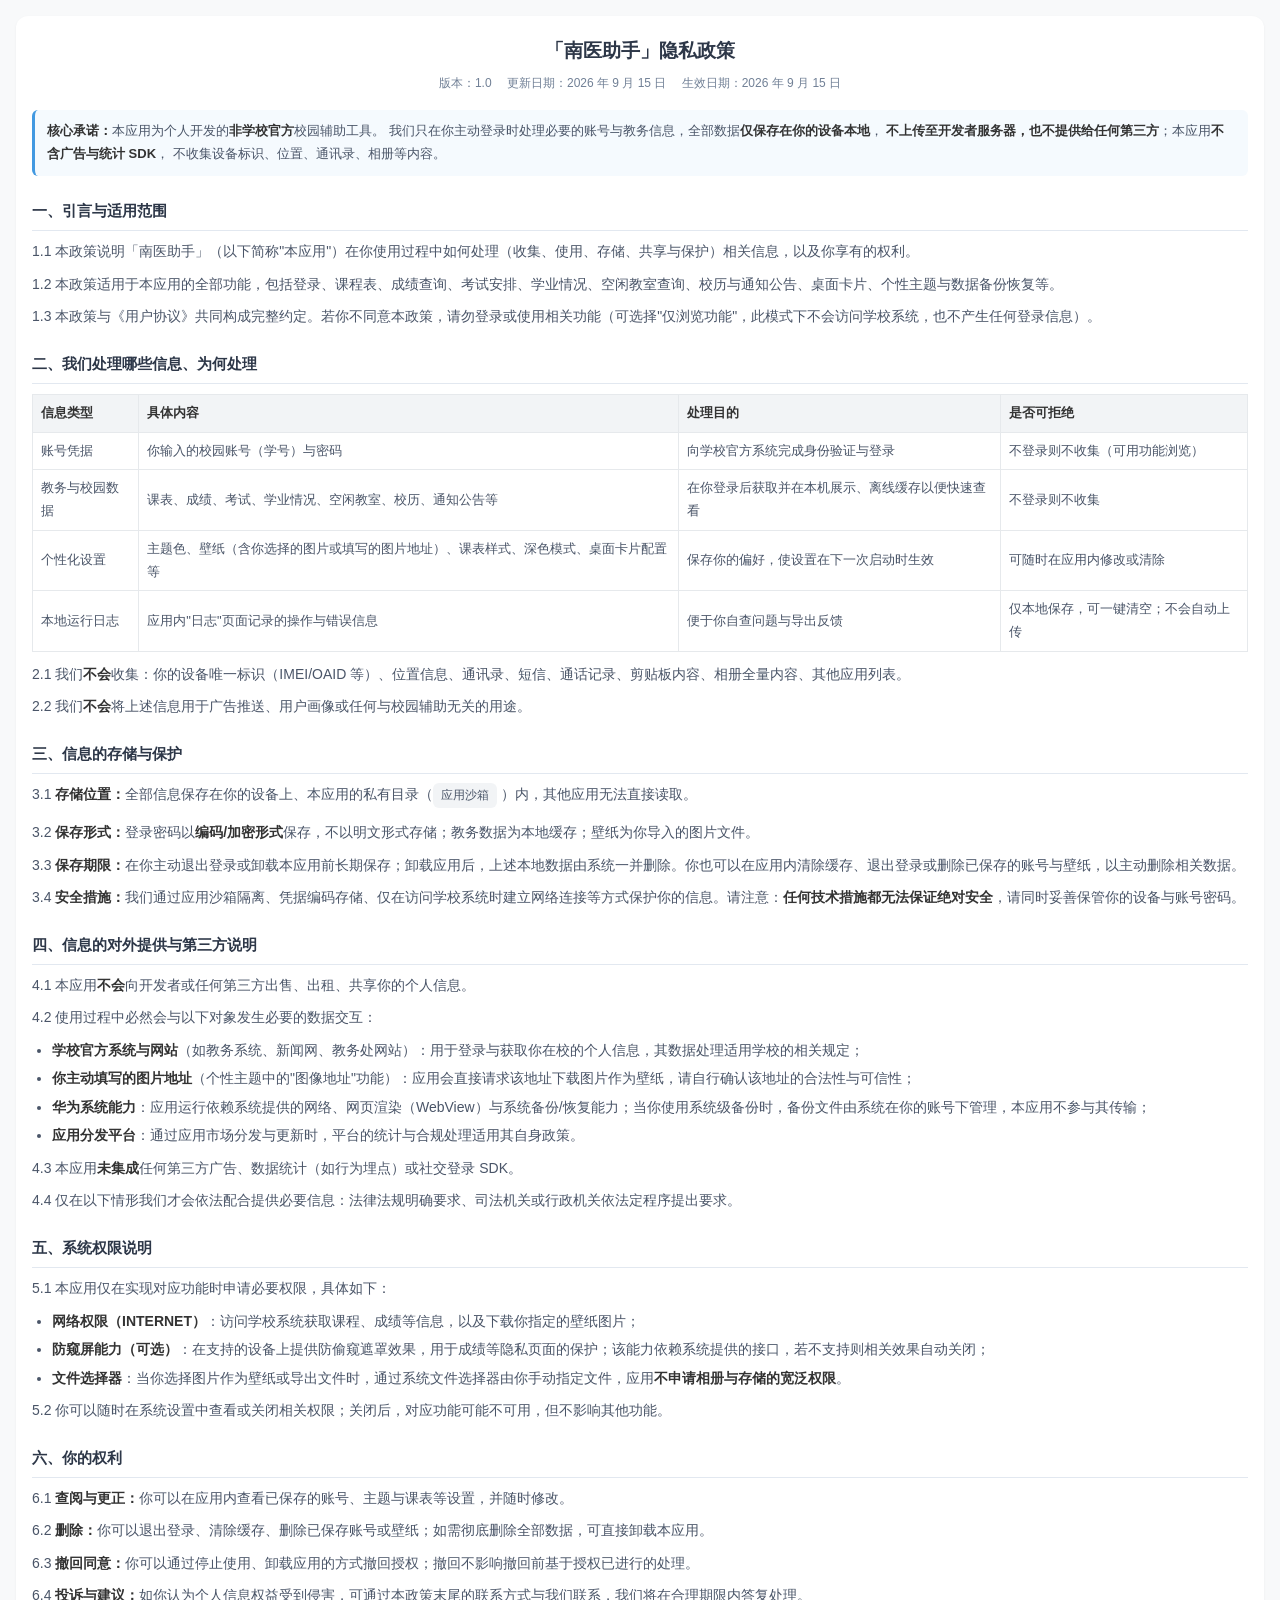
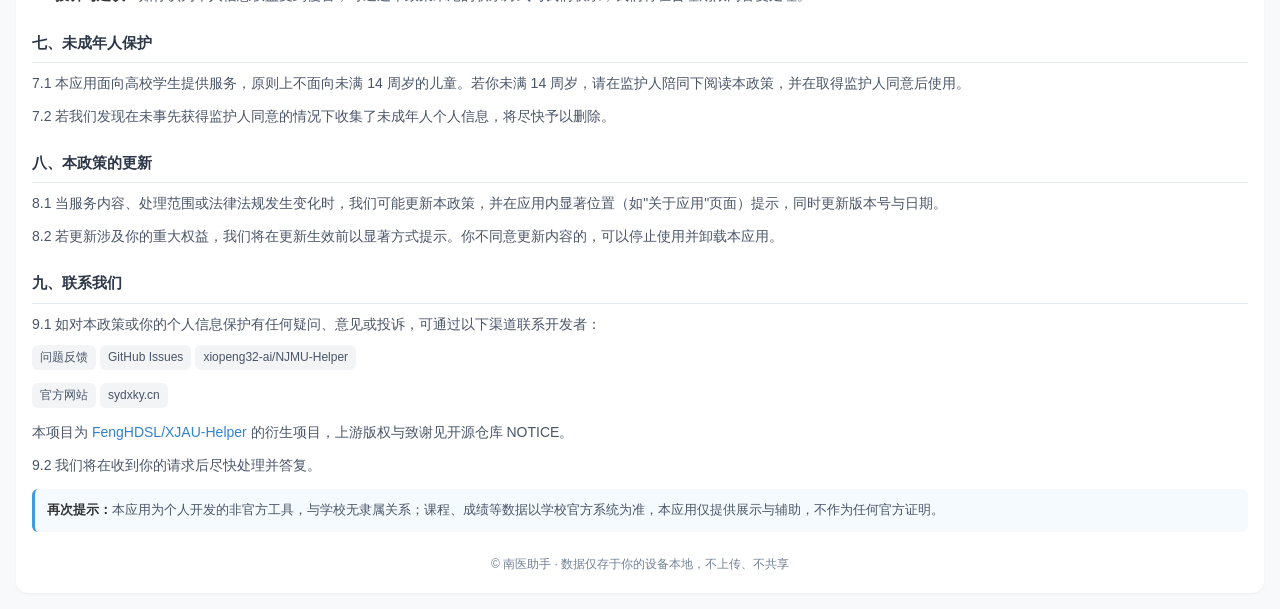
<file: entry/src/main/resources/rawfile/privacy.html>
<!DOCTYPE html>
<html lang="zh-CN">
<head>
  <meta charset="UTF-8">
  <meta name="viewport" content="width=device-width, initial-scale=1.0">
  <meta name="color-scheme" content="light dark">
  <title>「南医助手」隐私政策</title>
  <style>
    :root {
      --bg-body: #f8f9fa;
      --bg-container: #ffffff;
      --text-primary: #333333;
      --text-secondary: #4a5568;
      --text-tertiary: #718096;
      --text-heading: #2d3748;
      --border-color: #eeeeee;
      --border-heading: #e2e8f0;
      --link-color: #3182ce;
      --note-bg: #f5fafe;
      --note-border: #4299e1;
      --chip-bg: #f2f4f6;
      --table-border: #e6e9ec;
    }
    @media (prefers-color-scheme: dark) {
      :root {
        --bg-body: #121212;
        --bg-container: #1e1e1e;
        --text-primary: #e6e6e6;
        --text-secondary: #b0b0b0;
        --text-tertiary: #8a8a8a;
        --text-heading: #f0f0f0;
        --border-color: #2c2c2c;
        --border-heading: #3a3a3a;
        --link-color: #63b3ed;
        --note-bg: #16222b;
        --note-border: #2b6cb0;
        --chip-bg: #262626;
        --table-border: #333333;
      }
    }
    * { box-sizing: border-box; }
    body {
      margin: 0; padding: 16px;
      background: var(--bg-body);
      color: var(--text-primary);
      font-size: 14px; line-height: 1.75;
      font-family: -apple-system, "HarmonyOS Sans SC", "PingFang SC", "Microsoft YaHei", sans-serif;
      -webkit-text-size-adjust: 100%;
    }
    .container {
      background: var(--bg-container);
      border-radius: 12px; padding: 18px 16px;
      box-shadow: 0 1px 3px rgba(0,0,0,0.05);
    }
    h1 { font-size: 19px; margin: 0 0 6px; color: var(--text-heading); text-align: center; }
    .meta { text-align: center; font-size: 12px; color: var(--text-tertiary); margin-bottom: 16px; }
    .meta span { display: inline-block; margin: 0 6px; }
    h2 {
      font-size: 15px; margin: 22px 0 8px; color: var(--text-heading);
      padding-bottom: 6px; border-bottom: 1px solid var(--border-heading);
    }
    p { margin: 8px 0; color: var(--text-secondary); }
    ul, ol { margin: 8px 0; padding-left: 20px; color: var(--text-secondary); }
    li { margin: 4px 0; }
    strong { color: var(--text-primary); }
    .note {
      background: var(--note-bg); border-left: 3px solid var(--note-border);
      padding: 10px 12px; border-radius: 6px; margin: 12px 0;
      font-size: 13px; color: var(--text-secondary);
    }
    table { width: 100%; border-collapse: collapse; margin: 10px 0; font-size: 13px; }
    th, td { border: 1px solid var(--table-border); padding: 7px 8px; text-align: left; color: var(--text-secondary); }
    th { background: var(--chip-bg); color: var(--text-primary); font-weight: 600; }
    .chip {
      display: inline-block; background: var(--chip-bg);
      padding: 2px 8px; border-radius: 6px; font-size: 12px; margin: 0 4px 4px 0;
      color: var(--text-secondary);
    }
    a { color: var(--link-color); text-decoration: none; word-break: break-all; }
    .footer { margin-top: 22px; font-size: 12px; color: var(--text-tertiary); text-align: center; }
  </style>
</head>
<body>
<div class="container">
  <h1>「南医助手」隐私政策</h1>
  <div class="meta">
    <span>版本：1.0</span>
    <span>更新日期：2026 年 9 月 15 日</span>
    <span>生效日期：2026 年 9 月 15 日</span>
  </div>

  <div class="note">
    <strong>核心承诺：</strong>本应用为个人开发的<strong>非学校官方</strong>校园辅助工具。
    我们只在你主动登录时处理必要的账号与教务信息，全部数据<strong>仅保存在你的设备本地</strong>，
    <strong>不上传至开发者服务器，也不提供给任何第三方</strong>；本应用<strong>不含广告与统计 SDK</strong>，
    不收集设备标识、位置、通讯录、相册等内容。
  </div>

  <h2>一、引言与适用范围</h2>
  <p>1.1 本政策说明「南医助手」（以下简称"本应用"）在你使用过程中如何处理（收集、使用、存储、共享与保护）相关信息，以及你享有的权利。</p>
  <p>1.2 本政策适用于本应用的全部功能，包括登录、课程表、成绩查询、考试安排、学业情况、空闲教室查询、校历与通知公告、桌面卡片、个性主题与数据备份恢复等。</p>
  <p>1.3 本政策与《用户协议》共同构成完整约定。若你不同意本政策，请勿登录或使用相关功能（可选择"仅浏览功能"，此模式下不会访问学校系统，也不产生任何登录信息）。</p>

  <h2>二、我们处理哪些信息、为何处理</h2>
  <table>
    <tr><th>信息类型</th><th>具体内容</th><th>处理目的</th><th>是否可拒绝</th></tr>
    <tr>
      <td>账号凭据</td>
      <td>你输入的校园账号（学号）与密码</td>
      <td>向学校官方系统完成身份验证与登录</td>
      <td>不登录则不收集（可用功能浏览）</td>
    </tr>
    <tr>
      <td>教务与校园数据</td>
      <td>课表、成绩、考试、学业情况、空闲教室、校历、通知公告等</td>
      <td>在你登录后获取并在本机展示、离线缓存以便快速查看</td>
      <td>不登录则不收集</td>
    </tr>
    <tr>
      <td>个性化设置</td>
      <td>主题色、壁纸（含你选择的图片或填写的图片地址）、课表样式、深色模式、桌面卡片配置等</td>
      <td>保存你的偏好，使设置在下一次启动时生效</td>
      <td>可随时在应用内修改或清除</td>
    </tr>
    <tr>
      <td>本地运行日志</td>
      <td>应用内"日志"页面记录的操作与错误信息</td>
      <td>便于你自查问题与导出反馈</td>
      <td>仅本地保存，可一键清空；不会自动上传</td>
    </tr>
  </table>
  <p>2.1 我们<strong>不会</strong>收集：你的设备唯一标识（IMEI/OAID 等）、位置信息、通讯录、短信、通话记录、剪贴板内容、相册全量内容、其他应用列表。</p>
  <p>2.2 我们<strong>不会</strong>将上述信息用于广告推送、用户画像或任何与校园辅助无关的用途。</p>

  <h2>三、信息的存储与保护</h2>
  <p>3.1 <strong>存储位置：</strong>全部信息保存在你的设备上、本应用的私有目录（<span class="chip">应用沙箱</span>）内，其他应用无法直接读取。</p>
  <p>3.2 <strong>保存形式：</strong>登录密码以<strong>编码/加密形式</strong>保存，不以明文形式存储；教务数据为本地缓存；壁纸为你导入的图片文件。</p>
  <p>3.3 <strong>保存期限：</strong>在你主动退出登录或卸载本应用前长期保存；卸载应用后，上述本地数据由系统一并删除。你也可以在应用内清除缓存、退出登录或删除已保存的账号与壁纸，以主动删除相关数据。</p>
  <p>3.4 <strong>安全措施：</strong>我们通过应用沙箱隔离、凭据编码存储、仅在访问学校系统时建立网络连接等方式保护你的信息。请注意：<strong>任何技术措施都无法保证绝对安全</strong>，请同时妥善保管你的设备与账号密码。</p>

  <h2>四、信息的对外提供与第三方说明</h2>
  <p>4.1 本应用<strong>不会</strong>向开发者或任何第三方出售、出租、共享你的个人信息。</p>
  <p>4.2 使用过程中必然会与以下对象发生必要的数据交互：</p>
  <ul>
    <li><strong>学校官方系统与网站</strong>（如教务系统、新闻网、教务处网站）：用于登录与获取你在校的个人信息，其数据处理适用学校的相关规定；</li>
    <li><strong>你主动填写的图片地址</strong>（个性主题中的"图像地址"功能）：应用会直接请求该地址下载图片作为壁纸，请自行确认该地址的合法性与可信性；</li>
    <li><strong>华为系统能力</strong>：应用运行依赖系统提供的网络、网页渲染（WebView）与系统备份/恢复能力；当你使用系统级备份时，备份文件由系统在你的账号下管理，本应用不参与其传输；</li>
    <li><strong>应用分发平台</strong>：通过应用市场分发与更新时，平台的统计与合规处理适用其自身政策。</li>
  </ul>
  <p>4.3 本应用<strong>未集成</strong>任何第三方广告、数据统计（如行为埋点）或社交登录 SDK。</p>
  <p>4.4 仅在以下情形我们才会依法配合提供必要信息：法律法规明确要求、司法机关或行政机关依法定程序提出要求。</p>

  <h2>五、系统权限说明</h2>
  <p>5.1 本应用仅在实现对应功能时申请必要权限，具体如下：</p>
  <ul>
    <li><strong>网络权限（INTERNET）</strong>：访问学校系统获取课程、成绩等信息，以及下载你指定的壁纸图片；</li>
    <li><strong>防窥屏能力（可选）</strong>：在支持的设备上提供防偷窥遮罩效果，用于成绩等隐私页面的保护；该能力依赖系统提供的接口，若不支持则相关效果自动关闭；</li>
    <li><strong>文件选择器</strong>：当你选择图片作为壁纸或导出文件时，通过系统文件选择器由你手动指定文件，应用<strong>不申请相册与存储的宽泛权限</strong>。</li>
  </ul>
  <p>5.2 你可以随时在系统设置中查看或关闭相关权限；关闭后，对应功能可能不可用，但不影响其他功能。</p>

  <h2>六、你的权利</h2>
  <p>6.1 <strong>查阅与更正：</strong>你可以在应用内查看已保存的账号、主题与课表等设置，并随时修改。</p>
  <p>6.2 <strong>删除：</strong>你可以退出登录、清除缓存、删除已保存账号或壁纸；如需彻底删除全部数据，可直接卸载本应用。</p>
  <p>6.3 <strong>撤回同意：</strong>你可以通过停止使用、卸载应用的方式撤回授权；撤回不影响撤回前基于授权已进行的处理。</p>
  <p>6.4 <strong>投诉与建议：</strong>如你认为个人信息权益受到侵害，可通过本政策末尾的联系方式与我们联系，我们将在合理期限内答复处理。</p>

  <h2>七、未成年人保护</h2>
  <p>7.1 本应用面向高校学生提供服务，原则上不面向未满 14 周岁的儿童。若你未满 14 周岁，请在监护人陪同下阅读本政策，并在取得监护人同意后使用。</p>
  <p>7.2 若我们发现在未事先获得监护人同意的情况下收集了未成年人个人信息，将尽快予以删除。</p>

  <h2>八、本政策的更新</h2>
  <p>8.1 当服务内容、处理范围或法律法规发生变化时，我们可能更新本政策，并在应用内显著位置（如"关于应用"页面）提示，同时更新版本号与日期。</p>
  <p>8.2 若更新涉及你的重大权益，我们将在更新生效前以显著方式提示。你不同意更新内容的，可以停止使用并卸载本应用。</p>

  <h2>九、联系我们</h2>
  <p>9.1 如对本政策或你的个人信息保护有任何疑问、意见或投诉，可通过以下渠道联系开发者：</p>
  <p><a href="https://github.com/xiopeng32-ai/NJMU-Helper/issues"><span class="chip">问题反馈</span><span class="chip">GitHub Issues</span><span class="chip">xiopeng32-ai/NJMU-Helper</span></a></p>
  <p><a href="https://www.sydxky.cn/"><span class="chip">官方网站</span><span class="chip">sydxky.cn</span></a></p>
  <p>本项目为 <a href="https://github.com/FengHDSL/XJAU-Helper">FengHDSL/XJAU-Helper</a> 的衍生项目，上游版权与致谢见开源仓库 NOTICE。</p>
  <p>9.2 我们将在收到你的请求后尽快处理并答复。</p>

  <div class="note">
    <strong>再次提示：</strong>本应用为个人开发的非官方工具，与学校无隶属关系；课程、成绩等数据以学校官方系统为准，本应用仅提供展示与辅助，不作为任何官方证明。
  </div>

  <div class="footer">© 南医助手 · 数据仅存于你的设备本地，不上传、不共享</div>
</div>
</body>
</html>
</file>
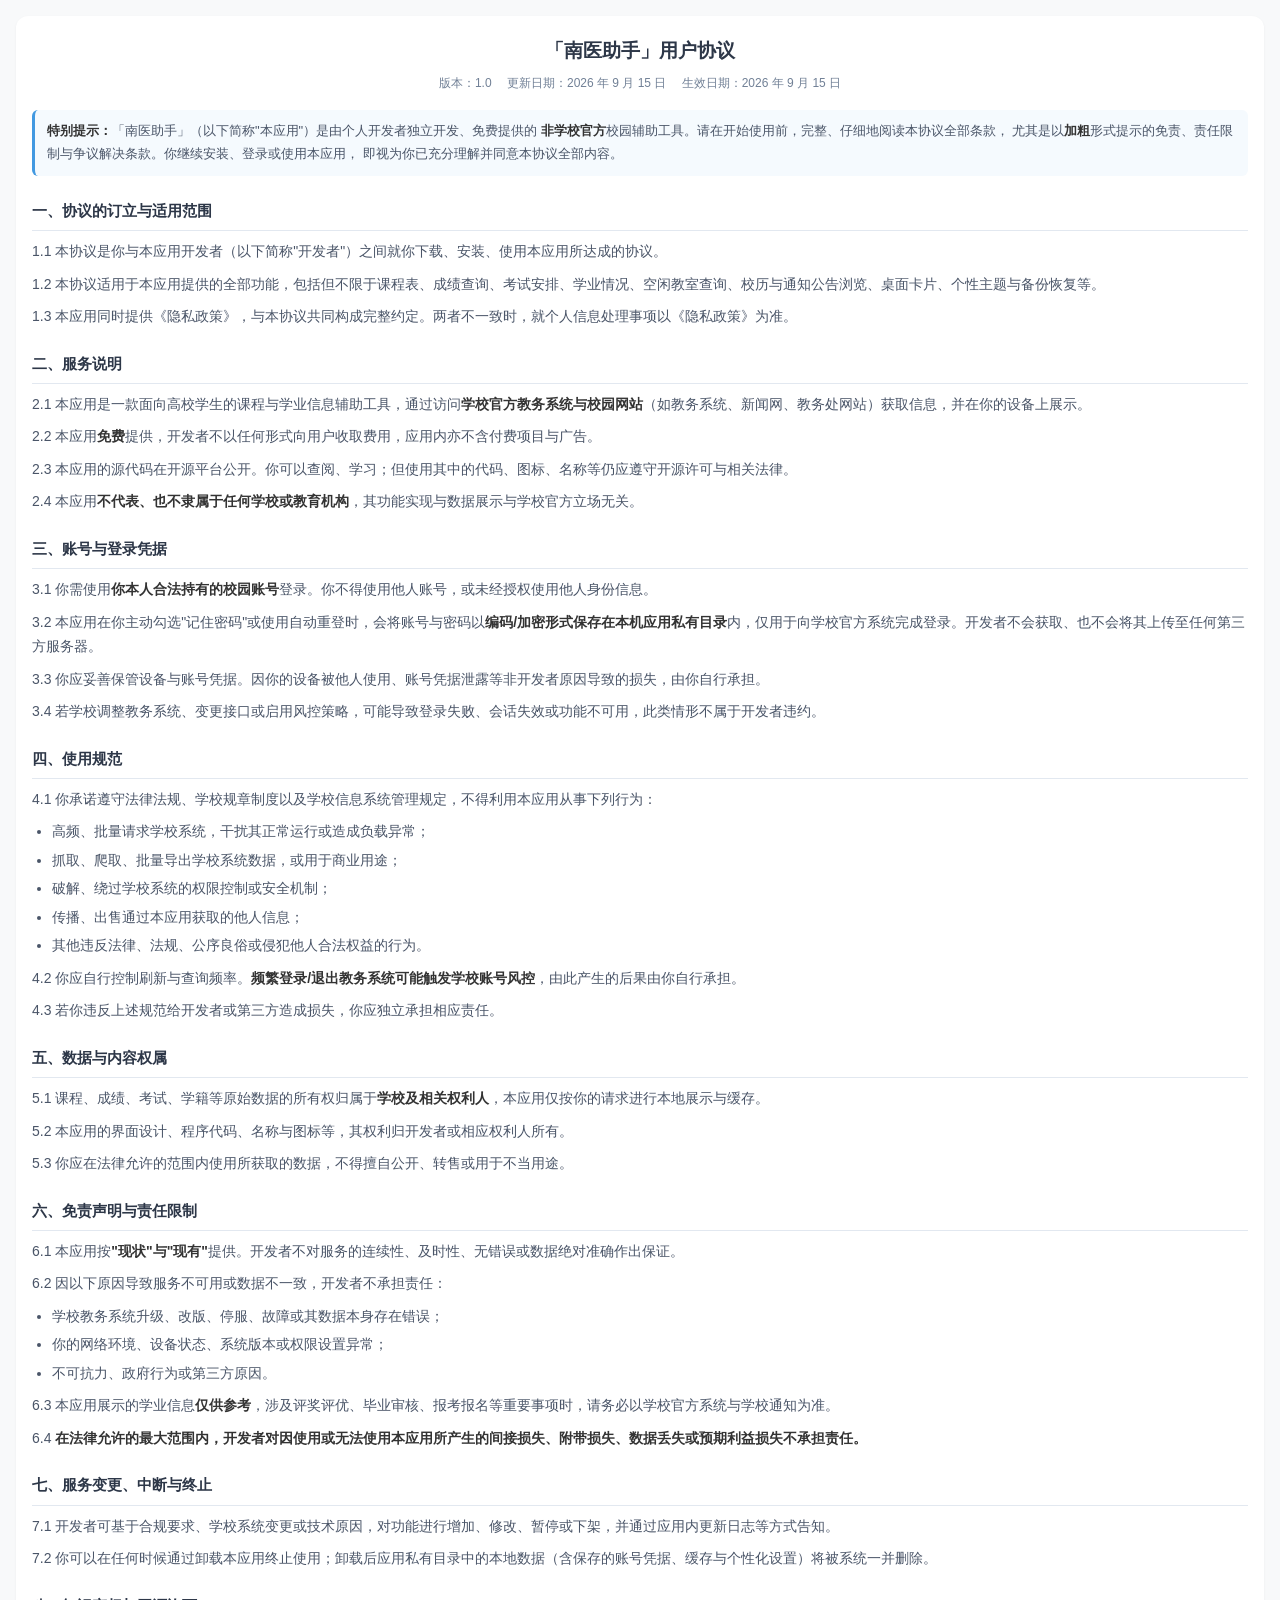
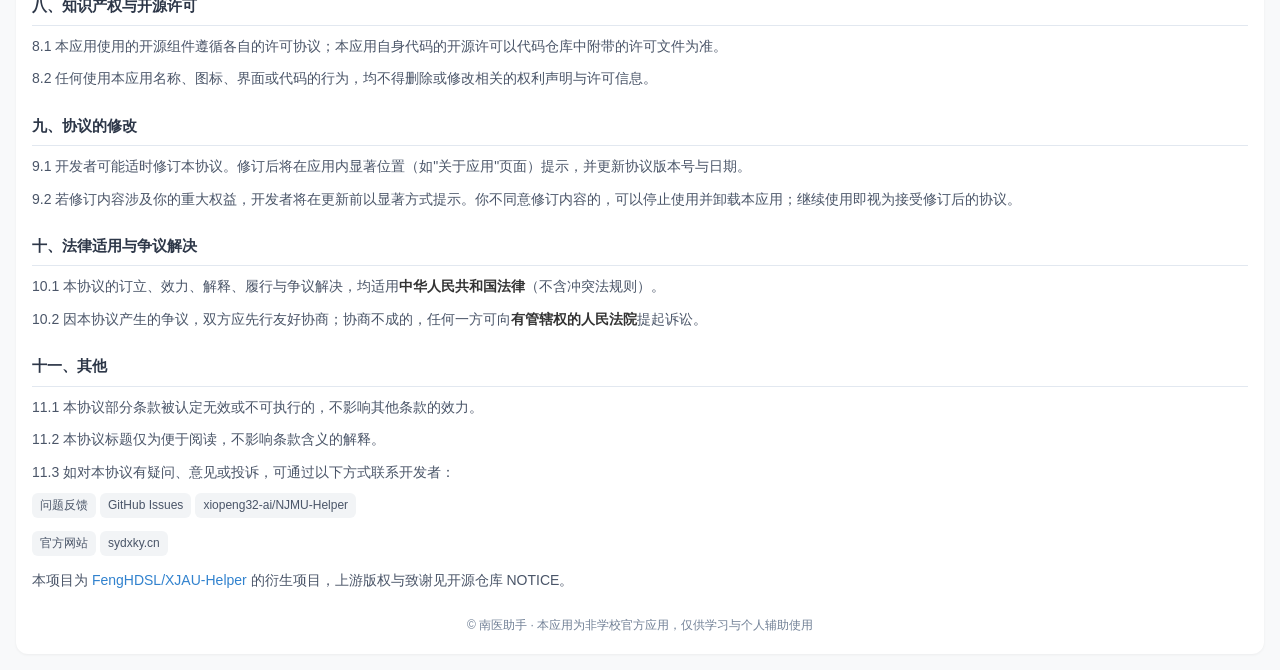
<file: entry/src/main/resources/rawfile/terms.html>
<!DOCTYPE html>
<html lang="zh-CN">
<head>
  <meta charset="UTF-8">
  <meta name="viewport" content="width=device-width, initial-scale=1.0">
  <meta name="color-scheme" content="light dark">
  <title>「南医助手」用户协议</title>
  <style>
    :root {
      --bg-body: #f8f9fa;
      --bg-container: #ffffff;
      --text-primary: #333333;
      --text-secondary: #4a5568;
      --text-tertiary: #718096;
      --text-heading: #2d3748;
      --border-color: #eeeeee;
      --border-heading: #e2e8f0;
      --link-color: #3182ce;
      --note-bg: #f5fafe;
      --note-border: #4299e1;
      --chip-bg: #f2f4f6;
    }
    @media (prefers-color-scheme: dark) {
      :root {
        --bg-body: #121212;
        --bg-container: #1e1e1e;
        --text-primary: #e6e6e6;
        --text-secondary: #b0b0b0;
        --text-tertiary: #8a8a8a;
        --text-heading: #f0f0f0;
        --border-color: #2c2c2c;
        --border-heading: #3a3a3a;
        --link-color: #63b3ed;
        --note-bg: #16222b;
        --note-border: #2b6cb0;
        --chip-bg: #262626;
      }
    }
    * { box-sizing: border-box; }
    body {
      margin: 0; padding: 16px;
      background: var(--bg-body);
      color: var(--text-primary);
      font-size: 14px; line-height: 1.75;
      font-family: -apple-system, "HarmonyOS Sans SC", "PingFang SC", "Microsoft YaHei", sans-serif;
      -webkit-text-size-adjust: 100%;
    }
    .container {
      background: var(--bg-container);
      border-radius: 12px; padding: 18px 16px;
      box-shadow: 0 1px 3px rgba(0,0,0,0.05);
    }
    h1 { font-size: 19px; margin: 0 0 6px; color: var(--text-heading); text-align: center; }
    .meta { text-align: center; font-size: 12px; color: var(--text-tertiary); margin-bottom: 16px; }
    .meta span { display: inline-block; margin: 0 6px; }
    h2 {
      font-size: 15px; margin: 22px 0 8px; color: var(--text-heading);
      padding-bottom: 6px; border-bottom: 1px solid var(--border-heading);
    }
    p { margin: 8px 0; color: var(--text-secondary); }
    ul, ol { margin: 8px 0; padding-left: 20px; color: var(--text-secondary); }
    li { margin: 4px 0; }
    strong { color: var(--text-primary); }
    .note {
      background: var(--note-bg); border-left: 3px solid var(--note-border);
      padding: 10px 12px; border-radius: 6px; margin: 12px 0;
      font-size: 13px; color: var(--text-secondary);
    }
    .chip {
      display: inline-block; background: var(--chip-bg);
      padding: 2px 8px; border-radius: 6px; font-size: 12px; margin: 0 4px 4px 0;
      color: var(--text-secondary);
    }
    a { color: var(--link-color); text-decoration: none; word-break: break-all; }
    .footer { margin-top: 22px; font-size: 12px; color: var(--text-tertiary); text-align: center; }
  </style>
</head>
<body>
<div class="container">
  <h1>「南医助手」用户协议</h1>
  <div class="meta">
    <span>版本：1.0</span>
    <span>更新日期：2026 年 9 月 15 日</span>
    <span>生效日期：2026 年 9 月 15 日</span>
  </div>

  <div class="note">
    <strong>特别提示：</strong>「南医助手」（以下简称"本应用"）是由个人开发者独立开发、免费提供的
    <strong>非学校官方</strong>校园辅助工具。请在开始使用前，完整、仔细地阅读本协议全部条款，
    尤其是以<strong>加粗</strong>形式提示的免责、责任限制与争议解决条款。你继续安装、登录或使用本应用，
    即视为你已充分理解并同意本协议全部内容。
  </div>

  <h2>一、协议的订立与适用范围</h2>
  <p>1.1 本协议是你与本应用开发者（以下简称"开发者"）之间就你下载、安装、使用本应用所达成的协议。</p>
  <p>1.2 本协议适用于本应用提供的全部功能，包括但不限于课程表、成绩查询、考试安排、学业情况、空闲教室查询、校历与通知公告浏览、桌面卡片、个性主题与备份恢复等。</p>
  <p>1.3 本应用同时提供《隐私政策》，与本协议共同构成完整约定。两者不一致时，就个人信息处理事项以《隐私政策》为准。</p>

  <h2>二、服务说明</h2>
  <p>2.1 本应用是一款面向高校学生的课程与学业信息辅助工具，通过访问<strong>学校官方教务系统与校园网站</strong>（如教务系统、新闻网、教务处网站）获取信息，并在你的设备上展示。</p>
  <p>2.2 本应用<strong>免费</strong>提供，开发者不以任何形式向用户收取费用，应用内亦不含付费项目与广告。</p>
  <p>2.3 本应用的源代码在开源平台公开。你可以查阅、学习；但使用其中的代码、图标、名称等仍应遵守开源许可与相关法律。</p>
  <p>2.4 本应用<strong>不代表、也不隶属于任何学校或教育机构</strong>，其功能实现与数据展示与学校官方立场无关。</p>

  <h2>三、账号与登录凭据</h2>
  <p>3.1 你需使用<strong>你本人合法持有的校园账号</strong>登录。你不得使用他人账号，或未经授权使用他人身份信息。</p>
  <p>3.2 本应用在你主动勾选"记住密码"或使用自动重登时，会将账号与密码以<strong>编码/加密形式保存在本机应用私有目录</strong>内，仅用于向学校官方系统完成登录。开发者不会获取、也不会将其上传至任何第三方服务器。</p>
  <p>3.3 你应妥善保管设备与账号凭据。因你的设备被他人使用、账号凭据泄露等非开发者原因导致的损失，由你自行承担。</p>
  <p>3.4 若学校调整教务系统、变更接口或启用风控策略，可能导致登录失败、会话失效或功能不可用，此类情形不属于开发者违约。</p>

  <h2>四、使用规范</h2>
  <p>4.1 你承诺遵守法律法规、学校规章制度以及学校信息系统管理规定，不得利用本应用从事下列行为：</p>
  <ul>
    <li>高频、批量请求学校系统，干扰其正常运行或造成负载异常；</li>
    <li>抓取、爬取、批量导出学校系统数据，或用于商业用途；</li>
    <li>破解、绕过学校系统的权限控制或安全机制；</li>
    <li>传播、出售通过本应用获取的他人信息；</li>
    <li>其他违反法律、法规、公序良俗或侵犯他人合法权益的行为。</li>
  </ul>
  <p>4.2 你应自行控制刷新与查询频率。<strong>频繁登录/退出教务系统可能触发学校账号风控</strong>，由此产生的后果由你自行承担。</p>
  <p>4.3 若你违反上述规范给开发者或第三方造成损失，你应独立承担相应责任。</p>

  <h2>五、数据与内容权属</h2>
  <p>5.1 课程、成绩、考试、学籍等原始数据的所有权归属于<strong>学校及相关权利人</strong>，本应用仅按你的请求进行本地展示与缓存。</p>
  <p>5.2 本应用的界面设计、程序代码、名称与图标等，其权利归开发者或相应权利人所有。</p>
  <p>5.3 你应在法律允许的范围内使用所获取的数据，不得擅自公开、转售或用于不当用途。</p>

  <h2>六、免责声明与责任限制</h2>
  <p>6.1 本应用按<strong>"现状"与"现有"</strong>提供。开发者不对服务的连续性、及时性、无错误或数据绝对准确作出保证。</p>
  <p>6.2 因以下原因导致服务不可用或数据不一致，开发者不承担责任：</p>
  <ul>
    <li>学校教务系统升级、改版、停服、故障或其数据本身存在错误；</li>
    <li>你的网络环境、设备状态、系统版本或权限设置异常；</li>
    <li>不可抗力、政府行为或第三方原因。</li>
  </ul>
  <p>6.3 本应用展示的学业信息<strong>仅供参考</strong>，涉及评奖评优、毕业审核、报考报名等重要事项时，请务必以学校官方系统与学校通知为准。</p>
  <p>6.4 <strong>在法律允许的最大范围内，开发者对因使用或无法使用本应用所产生的间接损失、附带损失、数据丢失或预期利益损失不承担责任。</strong></p>

  <h2>七、服务变更、中断与终止</h2>
  <p>7.1 开发者可基于合规要求、学校系统变更或技术原因，对功能进行增加、修改、暂停或下架，并通过应用内更新日志等方式告知。</p>
  <p>7.2 你可以在任何时候通过卸载本应用终止使用；卸载后应用私有目录中的本地数据（含保存的账号凭据、缓存与个性化设置）将被系统一并删除。</p>

  <h2>八、知识产权与开源许可</h2>
  <p>8.1 本应用使用的开源组件遵循各自的许可协议；本应用自身代码的开源许可以代码仓库中附带的许可文件为准。</p>
  <p>8.2 任何使用本应用名称、图标、界面或代码的行为，均不得删除或修改相关的权利声明与许可信息。</p>

  <h2>九、协议的修改</h2>
  <p>9.1 开发者可能适时修订本协议。修订后将在应用内显著位置（如"关于应用"页面）提示，并更新协议版本号与日期。</p>
  <p>9.2 若修订内容涉及你的重大权益，开发者将在更新前以显著方式提示。你不同意修订内容的，可以停止使用并卸载本应用；继续使用即视为接受修订后的协议。</p>

  <h2>十、法律适用与争议解决</h2>
  <p>10.1 本协议的订立、效力、解释、履行与争议解决，均适用<strong>中华人民共和国法律</strong>（不含冲突法规则）。</p>
  <p>10.2 因本协议产生的争议，双方应先行友好协商；协商不成的，任何一方可向<strong>有管辖权的人民法院</strong>提起诉讼。</p>

  <h2>十一、其他</h2>
  <p>11.1 本协议部分条款被认定无效或不可执行的，不影响其他条款的效力。</p>
  <p>11.2 本协议标题仅为便于阅读，不影响条款含义的解释。</p>
  <p>11.3 如对本协议有疑问、意见或投诉，可通过以下方式联系开发者：</p>
  <p><a href="https://github.com/xiopeng32-ai/NJMU-Helper/issues"><span class="chip">问题反馈</span><span class="chip">GitHub Issues</span><span class="chip">xiopeng32-ai/NJMU-Helper</span></a></p>
  <p><a href="https://www.sydxky.cn/"><span class="chip">官方网站</span><span class="chip">sydxky.cn</span></a></p>
  <p>本项目为 <a href="https://github.com/FengHDSL/XJAU-Helper">FengHDSL/XJAU-Helper</a> 的衍生项目，上游版权与致谢见开源仓库 NOTICE。</p>

  <div class="footer">© 南医助手 · 本应用为非学校官方应用，仅供学习与个人辅助使用</div>
</div>
</body>
</html>
</file>
<file: website/assets/style.css>
/* ==========================================================================
   南医助手 · NJMU-Helper  站点样式
   主题：南医蓝（#005bac / #2e8bd6 / #9dc3f0）+ 深色玻璃拟态
   ========================================================================== */

/* ---------- tokens ---------- */
:root{
  --bg:#05090f;
  --bg-2:#080e18;
  --ink:#eaf1ff;
  --ink-2:#c6d5ea;
  --muted:#8497b3;
  --dim:#61748c;

  --b1:#005bac;
  --b2:#2e8bd6;
  --b3:#9dc3f0;
  --b4:#4a9fe0;

  --line:rgba(255,255,255,.075);
  --line-2:rgba(255,255,255,.14);
  --line-3:rgba(157,195,240,.3);
  --glass:rgba(255,255,255,.042);
  --glass-2:rgba(255,255,255,.075);

  --ease:cubic-bezier(.22,.68,0,1);
  --ease-soft:cubic-bezier(.4,0,.2,1);
  --ease-back:cubic-bezier(.34,1.4,.64,1);

  --radius:22px;
  --radius-lg:28px;
  --shadow:0 30px 80px -30px rgba(0,0,0,.85);
  --glow:0 30px 70px -34px rgba(0,91,172,.75);

  --font:"HarmonyOS Sans SC","PingFang SC","MiSans","Noto Sans SC","Microsoft YaHei",system-ui,-apple-system,"Segoe UI",sans-serif;
  --mono:"SF Mono","JetBrains Mono","Cascadia Code",ui-monospace,Menlo,Consolas,monospace;
  --max:1200px;
  --nav-h:72px;
  --sec-pad:128px;
}

*{box-sizing:border-box}
html{
  scroll-behavior:smooth;
  scroll-padding-top:calc(var(--nav-h) + 26px);
  -webkit-text-size-adjust:100%;
}
body{
  margin:0;
  background:var(--bg);
  color:var(--ink);
  font-family:var(--font);
  font-size:16px;
  line-height:1.7;
  letter-spacing:.01em;
  -webkit-font-smoothing:antialiased;
  text-rendering:optimizeLegibility;
  overflow-x:hidden;
  animation:pageIn .6s var(--ease-soft) both;
}
@keyframes pageIn{from{opacity:0}to{opacity:1}}

::selection{background:rgba(0,91,172,.42);color:#fff}
a{color:inherit;text-decoration:none}
img{max-width:100%;height:auto;display:block;background:linear-gradient(160deg,#101a2a,#0a1220)}
button{font-family:inherit;border:0;background:none;color:inherit;cursor:pointer;padding:0}
code{
  font-family:var(--mono);font-size:.9em;padding:1.5px 5px;border-radius:5px;
  background:rgba(255,255,255,.075);border:1px solid rgba(255,255,255,.06);color:#cfe2ff;
}
h1,h2,h3,h4{margin:0;font-weight:650;letter-spacing:-.022em;line-height:1.16}
p{margin:0}
ul{margin:0;padding:0;list-style:none}
:focus-visible{outline:2px solid var(--b3);outline-offset:3px;border-radius:6px}

/* ---------- background chrome ---------- */
.bg-layer{position:fixed;inset:0;z-index:-3;overflow:hidden;pointer-events:none}
.bg-layer::before{
  content:"";position:absolute;inset:-22%;
  background:
    radial-gradient(46% 38% at 78% 6%,rgba(0,91,172,.34),transparent 62%),
    radial-gradient(34% 30% at 10% 20%,rgba(46,139,214,.14),transparent 65%),
    radial-gradient(52% 44% at 54% 94%,rgba(46,139,214,.16),transparent 68%);
  filter:blur(12px);
  animation:drift 26s ease-in-out infinite alternate;
}
@keyframes drift{
  0%{transform:translate3d(0,0,0) scale(1)}
  100%{transform:translate3d(-2.5%,2%,0) scale(1.07)}
}
.bg-grid{
  position:fixed;inset:0;z-index:-3;pointer-events:none;
  background-image:
    linear-gradient(rgba(255,255,255,.045) 1px,transparent 1px),
    linear-gradient(90deg,rgba(255,255,255,.045) 1px,transparent 1px);
  background-size:64px 64px;
  -webkit-mask-image:radial-gradient(ellipse 72% 56% at 50% 0%,#000 18%,transparent 78%);
  mask-image:radial-gradient(ellipse 72% 56% at 50% 0%,#000 18%,transparent 78%);
  opacity:.55;
}
.grain{
  position:fixed;inset:0;z-index:-1;pointer-events:none;opacity:.26;mix-blend-mode:overlay;
  background-image:url("data:image/svg+xml,%3Csvg xmlns='http://www.w3.org/2000/svg' width='160' height='160'%3E%3Cfilter id='n'%3E%3CfeTurbulence type='fractalNoise' baseFrequency='.85' numOctaves='3'/%3E%3C/filter%3E%3Crect width='160' height='160' filter='url(%23n)' opacity='.5'/%3E%3C/svg%3E");
}

/* 顶部落读进度 */
.progress{
  position:fixed;top:0;left:0;height:2px;z-index:90;width:0;
  background:linear-gradient(90deg,var(--b1),var(--b2) 45%,var(--b3));
  box-shadow:0 0 14px rgba(46,139,214,.85);
  transition:width .09s linear;
  pointer-events:none;
}

/* 指针柔光 */
.spot{
  position:fixed;top:0;left:0;width:560px;height:560px;border-radius:50%;z-index:-1;
  pointer-events:none;opacity:0;transition:opacity .5s ease;
  background:radial-gradient(circle,rgba(46,139,214,.16),rgba(0,91,172,.06) 42%,transparent 66%);
  filter:blur(24px);
  transform:translate3d(-9999px,-9999px,0);
  will-change:transform;
}
body.has-pointer .spot{opacity:1}

/* ---------- layout ---------- */
.wrap{width:100%;max-width:var(--max);margin:0 auto;padding:0 26px}
section{position:relative}
.sec{padding-top:var(--sec-pad)}
.sec-head{max-width:740px;margin-bottom:54px}
.eyebrow{
  display:inline-flex;align-items:center;gap:10px;
  font-size:11.5px;letter-spacing:.18em;text-transform:uppercase;
  color:var(--b3);font-weight:600;margin-bottom:18px;
}
.eyebrow::before{
  content:"";width:26px;height:1px;
  background:linear-gradient(90deg,var(--b3),transparent);
}
.sec-head h2{font-size:clamp(28px,3.5vw,44px);letter-spacing:-.03em;margin-bottom:16px}
.sec-head p{color:var(--muted);font-size:15.5px;max-width:620px;text-wrap:pretty}
em.hl{
  font-style:normal;
  background:linear-gradient(96deg,var(--b3),var(--b2) 52%,var(--b3));
  background-size:200% auto;
  -webkit-background-clip:text;background-clip:text;color:transparent;
  animation:sheen 8s linear infinite;
}
@keyframes sheen{to{background-position:200% center}}

/* ---------- nav ---------- */
.nav{
  position:fixed;top:0;left:0;right:0;z-index:70;
  border-bottom:1px solid transparent;
  transition:transform .45s var(--ease),background .35s ease,border-color .35s ease,backdrop-filter .35s ease;
}
.nav.scrolled{
  background:rgba(5,9,15,.74);
  -webkit-backdrop-filter:blur(22px) saturate(160%);
  backdrop-filter:blur(22px) saturate(160%);
  border-bottom-color:var(--line);
}
.nav.is-hidden{transform:translateY(-104%)}
.nav-in{display:flex;align-items:center;gap:14px;height:var(--nav-h)}
.brand{display:flex;align-items:center;gap:11px;font-weight:700;font-size:15.5px;letter-spacing:-.01em}
.brand img{width:34px;height:34px;border-radius:10px;box-shadow:0 6px 20px rgba(0,91,172,.45);transition:transform .5s var(--ease-back)}
.brand:hover img{transform:rotate(-6deg) scale(1.06)}
.brand span small{
  display:block;font-size:10px;font-weight:500;letter-spacing:.16em;
  color:var(--muted);text-transform:uppercase;line-height:1.25;
}
.nav-links{display:flex;align-items:center;gap:4px;margin-left:auto}
.nav-links>a{
  position:relative;padding:9px 14px;border-radius:9px;font-size:14px;color:var(--ink-2);
  transition:color .22s,background .22s;
}
.nav-links>a:not(.nav-cta)::after{
  content:"";position:absolute;left:14px;right:14px;bottom:4px;height:1.5px;border-radius:2px;
  background:linear-gradient(90deg,var(--b2),var(--b3));
  transform:scaleX(0);transform-origin:left;transition:transform .35s var(--ease);
}
.nav-links>a:hover{color:#fff;background:var(--glass)}
.nav-links>a:not(.nav-cta):hover::after,.nav-links>a:not(.nav-cta).active::after{transform:scaleX(1)}
.nav-links>a.active{color:#fff}
.nav-cta{
  position:relative;margin-left:10px;display:inline-flex;align-items:center;gap:8px;
  padding:10px 20px;border-radius:11px;font-size:14px;font-weight:600;overflow:hidden;
  background:linear-gradient(180deg,var(--b2),var(--b1));
  box-shadow:0 10px 26px -10px rgba(46,139,214,.9),inset 0 1px 0 rgba(255,255,255,.3);
  transition:transform .24s var(--ease),box-shadow .24s;
}
.nav-cta::after{
  content:"";position:absolute;inset:0;
  background:linear-gradient(115deg,transparent 30%,rgba(255,255,255,.38) 48%,transparent 62%);
  transform:translateX(-130%);transition:transform .7s var(--ease);
}
.nav-cta:hover{transform:translateY(-1px);box-shadow:0 16px 34px -10px rgba(46,139,214,1)}
.nav-cta:hover::after{transform:translateX(130%)}
.nav-cta svg{width:15px;height:15px}
.nav-toggle{
  display:none;width:42px;height:42px;border-radius:11px;border:1px solid var(--line-2);
  align-items:center;justify-content:center;margin-left:8px;
}
.nav-toggle span{position:relative;display:block;width:17px;height:1.6px;background:#fff;border-radius:2px;transition:transform .3s var(--ease),opacity .2s}
.nav-toggle span::before,.nav-toggle span::after{
  content:"";position:absolute;left:0;width:17px;height:1.6px;background:#fff;border-radius:2px;
  transition:transform .3s var(--ease);
}
.nav-toggle span::before{top:-6px}
.nav-toggle span::after{top:6px}
.nav-toggle.is-open span{transform:rotate(45deg)}
.nav-toggle.is-open span::before{transform:translateY(6px) rotate(-90deg)}
.nav-toggle.is-open span::after{transform:translateY(-6px) rotate(-90deg);opacity:0}

/* ---------- buttons ---------- */
.btn{
  position:relative;display:inline-flex;align-items:center;justify-content:center;gap:9px;
  padding:14px 24px;border-radius:13px;font-size:15px;font-weight:600;overflow:hidden;
  transition:transform .26s var(--ease),box-shadow .26s,background .26s,border-color .26s;
}
.btn svg{width:18px;height:18px;flex:none}
.btn-primary{
  background:linear-gradient(180deg,var(--b2),var(--b1));color:#fff;
  box-shadow:0 16px 40px -18px rgba(46,139,214,.95),inset 0 1px 0 rgba(255,255,255,.32);
}
.btn-primary::after{
  content:"";position:absolute;inset:0;
  background:linear-gradient(115deg,transparent 32%,rgba(255,255,255,.34) 48%,transparent 64%);
  transform:translateX(-130%);transition:transform .75s var(--ease);
}
.btn-primary:hover{transform:translateY(-2px);box-shadow:0 24px 52px -18px rgba(46,139,214,1)}
.btn-primary:hover::after{transform:translateX(130%)}
.btn-ghost{
  border:1px solid var(--line-2);background:var(--glass);color:var(--ink);
  -webkit-backdrop-filter:blur(10px);backdrop-filter:blur(10px);
}
.btn-ghost:hover{background:var(--glass-2);border-color:var(--line-3);transform:translateY(-2px)}
.btn-sm{padding:10px 16px;font-size:13px;border-radius:10px}
.btn-sm svg{width:15px;height:15px}

/* ---------- hero ---------- */
.hero{padding:calc(var(--nav-h) + 74px) 0 0;overflow:hidden}
.hero-grid{display:grid;grid-template-columns:1.02fr .98fr;gap:44px;align-items:center}
.badge{
  display:inline-flex;align-items:center;gap:9px;padding:6px 14px 6px 7px;border-radius:99px;
  border:1px solid var(--line-2);background:var(--glass);font-size:12.5px;color:var(--ink-2);
  margin-bottom:26px;-webkit-backdrop-filter:blur(10px);backdrop-filter:blur(10px);
}
.badge b{
  display:inline-flex;align-items:center;gap:6px;padding:3px 9px;border-radius:99px;
  background:rgba(0,91,172,.2);color:var(--b3);font-size:11.5px;font-weight:600;
  border:1px solid rgba(0,91,172,.36);
}
.pulse{position:relative;width:6px;height:6px;border-radius:50%;background:#43e08b;display:inline-block}
.pulse::after{
  content:"";position:absolute;inset:-4px;border-radius:50%;border:1px solid rgba(67,224,139,.6);
  animation:ring 2.2s ease-out infinite;
}
@keyframes ring{0%{transform:scale(.5);opacity:.9}100%{transform:scale(1.5);opacity:0}}

.hero-title{
  font-size:clamp(40px,6.2vw,76px);line-height:1.04;letter-spacing:-.04em;font-weight:750;
  margin-bottom:24px;
}
.hero-title .ln{display:block;overflow:hidden;padding-bottom:.06em}
.hero-title .ln>span{
  display:block;transform:translateY(112%);
  animation:lnUp 1s var(--ease) forwards;
  animation-delay:calc(var(--i,0) * 120ms + 80ms);
}
@keyframes lnUp{to{transform:translateY(0)}}
.hero-title i{font-style:normal;color:var(--b2);font-weight:600;font-size:.62em;letter-spacing:0}
.hero .lead{
  font-size:clamp(15.5px,1.45vw,18px);color:var(--ink-2);max-width:530px;line-height:1.86;
  text-wrap:pretty;
}
.hero .lead b{color:#fff;font-weight:600}
.hero-actions{display:flex;flex-wrap:wrap;gap:12px;margin-top:34px}
.hero-meta{display:flex;flex-wrap:wrap;gap:8px;margin-top:26px}
.hero-meta span{
  display:inline-flex;align-items:center;gap:7px;font-size:12px;color:var(--muted);
  padding:4px 10px 4px 8px;border-radius:99px;border:1px solid var(--line);
  background:rgba(255,255,255,.028);
}
.hero-meta i{width:5px;height:5px;border-radius:50%;background:var(--b2);box-shadow:0 0 8px var(--b2)}

/* stage */
.stage{position:relative;display:flex;justify-content:center;align-items:center;min-height:620px;touch-action:pan-y}
.stage-glow{
  position:absolute;width:520px;height:520px;border-radius:50%;
  background:radial-gradient(circle,rgba(0,91,172,.44),rgba(0,91,172,0) 66%);
  filter:blur(34px);animation:breathe 9s ease-in-out infinite;
}
@keyframes breathe{0%,100%{transform:scale(1);opacity:.85}50%{transform:scale(1.1);opacity:1}}
.orbit{
  position:absolute;border-radius:50%;border:1px solid rgba(120,170,255,.13);
  pointer-events:none;
}
.orbit.o1{width:470px;height:470px;animation:spin 34s linear infinite}
.orbit.o2{width:560px;height:560px;border-style:dashed;border-color:rgba(120,170,255,.09);animation:spin 52s linear infinite reverse}
.orbit::after{
  content:"";position:absolute;top:-3px;left:50%;width:5px;height:5px;border-radius:50%;
  background:var(--b3);box-shadow:0 0 14px var(--b2);
}
@keyframes spin{to{transform:rotate(360deg)}}

.phone{
  position:relative;width:302px;border-radius:46px;padding:9px;
  background:linear-gradient(160deg,#2b3444,#0d1420 40%,#1b2432);
  box-shadow:var(--shadow),0 0 0 1px rgba(255,255,255,.14),0 0 64px -12px rgba(0,91,172,.55);
  transform:perspective(1600px) rotateY(-13deg) rotateX(4deg) rotateZ(1.2deg);
  transition:transform .85s var(--ease),box-shadow .6s;
  will-change:transform;
}
/* 3D 环绕：由脚本写入 --hx / --hy / --pz / --gx / --gy */
.stage .phone{
  transform:
    perspective(1500px)
    translate3d(0,0,var(--pz,0px))
    rotateY(calc(-13deg + var(--hx,0deg)))
    rotateX(calc(4deg + var(--hy,0deg)))
    rotateZ(1.2deg);
  transition:box-shadow .5s;
}
.stage.is-orbit .phone{
  box-shadow:var(--shadow),0 0 0 1px rgba(255,255,255,.16),0 30px 80px -26px rgba(0,0,0,.96),0 0 74px -8px rgba(0,91,172,.62);
}
.stage .phone::after{
  content:"";position:absolute;inset:0;border-radius:46px;z-index:5;pointer-events:none;
  background:radial-gradient(240px 300px at var(--gx,50%) var(--gy,0%),rgba(198,226,255,.17),rgba(198,226,255,0) 68%);
  opacity:0;transition:opacity .45s;
}
.stage.is-orbit .phone::after{opacity:1}
.screen{
  position:relative;border-radius:38px;overflow:hidden;background:#070c14;
  height:592px;display:flex;flex-direction:column;
}
.screen::after{
  content:"";position:absolute;inset:0;border-radius:38px;pointer-events:none;
  box-shadow:inset 0 0 0 1px rgba(255,255,255,.07),inset 0 22px 44px -22px rgba(120,170,255,.28);
}
.screen::before{
  content:"";position:absolute;top:-40%;left:-60%;width:70%;height:180%;z-index:3;pointer-events:none;
  background:linear-gradient(100deg,transparent,rgba(190,220,255,.16),transparent);
  transform:rotate(14deg);animation:gloss 7s ease-in-out infinite;
}
@keyframes gloss{0%,62%{left:-70%}88%,100%{left:130%}}
.shot{width:100%;height:100%;object-fit:cover;object-position:top center;display:block}

.float{
  position:absolute;z-index:6;display:flex;align-items:center;gap:10px;
  padding:10px 14px;border-radius:15px;border:1px solid rgba(255,255,255,.14);
  background:rgba(12,20,32,.74);
  -webkit-backdrop-filter:blur(18px) saturate(170%);backdrop-filter:blur(18px) saturate(170%);
  box-shadow:0 20px 44px -22px rgba(0,0,0,.95);
  font-size:11.5px;color:#cfe2ff;animation:bob 7s ease-in-out infinite;
}
.float b{display:block;font-size:13px;color:#fff;font-weight:650;line-height:1.3}
.float small{display:block;font-size:9.5px;color:#8ea4c0;letter-spacing:.02em;white-space:nowrap}
.float .ico{
  width:30px;height:30px;border-radius:10px;display:grid;place-items:center;flex:none;
  background:rgba(0,91,172,.18);border:1px solid rgba(0,91,172,.34);color:var(--b3);
}
.float.f1{top:8%;left:-7%;animation-delay:-1.4s}
.float.f2{bottom:18%;right:-9%;animation-delay:-3.2s}
.float.f3{bottom:1%;left:-3%;animation-delay:-5s}
@keyframes bob{0%,100%{transform:translateY(0)}50%{transform:translateY(-12px)}}

/* ---------- stats ---------- */
.stats{padding:66px 0 0}
.stats-in{
  display:grid;grid-template-columns:repeat(5,1fr);
  border:1px solid var(--line);border-radius:20px;overflow:hidden;
  background:linear-gradient(180deg,rgba(255,255,255,.05),rgba(255,255,255,.012));
  -webkit-backdrop-filter:blur(16px);backdrop-filter:blur(16px);
  position:relative;
}
.stats-in::before{
  content:"";position:absolute;top:0;left:8%;right:8%;height:1px;
  background:linear-gradient(90deg,transparent,rgba(157,195,240,.5),transparent);
}
.stat{position:relative;padding:28px 18px;text-align:center;border-right:1px solid var(--line)}
.stat:last-child{border-right:0}
.stat b{
  display:block;font-size:clamp(22px,2.5vw,31px);font-weight:750;letter-spacing:-.035em;
  background:linear-gradient(180deg,#fff,var(--b3));
  -webkit-background-clip:text;background-clip:text;color:transparent;
  font-variant-numeric:tabular-nums;
}
.stat span{display:block;font-size:11.5px;color:var(--muted);margin-top:6px;letter-spacing:.05em}

/* ---------- marquee ---------- */
.marquee{
  margin-top:72px;padding:18px 0;border-top:1px solid var(--line);border-bottom:1px solid var(--line);
  overflow:hidden;position:relative;
  -webkit-mask-image:linear-gradient(90deg,transparent,#000 12%,#000 88%,transparent);
  mask-image:linear-gradient(90deg,transparent,#000 12%,#000 88%,transparent);
}
.mq-track{display:flex;width:max-content;animation:mq 38s linear infinite}
.marquee:hover .mq-track{animation-play-state:paused}
@keyframes mq{to{transform:translateX(-50%)}}
.mq-track span{
  display:inline-flex;align-items:center;gap:16px;padding:0 22px;
  font-size:13px;letter-spacing:.16em;text-transform:uppercase;color:#6f84a0;white-space:nowrap;
}
.mq-track span::after{content:"";width:4px;height:4px;border-radius:50%;background:var(--b1);box-shadow:0 0 8px var(--b2)}
.mq-track b{color:var(--ink-2);font-weight:600}

/* ---------- cards / bento ---------- */
.bento{display:grid;grid-template-columns:repeat(12,1fr);gap:16px}
.card{
  position:relative;overflow:hidden;padding:26px;border-radius:var(--radius);
  border:1px solid var(--line);
  background:linear-gradient(165deg,rgba(255,255,255,.058),rgba(255,255,255,.014));
  -webkit-backdrop-filter:blur(14px);backdrop-filter:blur(14px);
  transition:border-color .4s,box-shadow .4s,background .4s,transform .22s var(--ease-soft);
  transform-style:preserve-3d;
}
.card[data-tilt]{
  transform:perspective(1000px) rotateX(var(--rx,0deg)) rotateY(var(--ry,0deg));
}
.card::before{
  content:"";position:absolute;inset:0;border-radius:inherit;pointer-events:none;z-index:0;
  background:radial-gradient(380px 220px at var(--mx,50%) var(--my,0%),rgba(46,139,214,.16),transparent 68%);
  opacity:0;transition:opacity .45s;
}
.card::after{
  content:"";position:absolute;inset:0;border-radius:inherit;pointer-events:none;z-index:0;
  box-shadow:inset 0 1px 0 rgba(255,255,255,.07);
}
.card>*{position:relative;z-index:1}
.card:hover{border-color:var(--line-3);box-shadow:var(--glow);background:linear-gradient(165deg,rgba(255,255,255,.075),rgba(255,255,255,.02))}
.card:hover::before{opacity:1}
.card .ico{
  width:46px;height:46px;border-radius:14px;display:grid;place-items:center;margin-bottom:18px;
  background:linear-gradient(150deg,rgba(0,91,172,.26),rgba(46,139,214,.1));
  border:1px solid rgba(120,170,255,.26);color:var(--b3);
  box-shadow:inset 0 1px 0 rgba(255,255,255,.14);
  transition:transform .45s var(--ease-back),box-shadow .4s;
}
.card:hover .ico{transform:translateY(-3px) scale(1.05) rotate(-3deg);box-shadow:inset 0 1px 0 rgba(255,255,255,.2),0 12px 26px -14px rgba(46,139,214,.9)}
.card .ico svg{width:21px;height:21px}
.card h3{font-size:17.5px;margin-bottom:9px;letter-spacing:-.012em}
.card p{font-size:13.5px;color:var(--muted);line-height:1.78}
.card .tag{
  position:absolute;top:22px;right:22px;font-size:9.5px;letter-spacing:.12em;text-transform:uppercase;
  color:var(--b3);padding:3px 9px;border:1px solid rgba(0,91,172,.32);border-radius:99px;
  background:rgba(0,91,172,.12);
}
.card .tag.warn{color:#cfe4ff;border-color:rgba(46,139,214,.4);background:rgba(157,195,240,.14)}
.card .klist{display:flex;flex-wrap:wrap;gap:6px;margin-top:16px}
.card .klist span{
  font-size:10.5px;color:#a9bdd8;padding:4px 9px;border-radius:7px;
  background:rgba(255,255,255,.055);border:1px solid var(--line);
}
.c7{grid-column:span 7}.c6{grid-column:span 6}.c5{grid-column:span 5}
.c4{grid-column:span 4}.c3{grid-column:span 3}

/* mini timetable */
.mini{
  margin-top:20px;display:grid;grid-template-columns:22px repeat(5,1fr);gap:4px;
  font-size:7.5px;color:#7f93ad;
}
.mini .h{text-align:center;padding-bottom:2px}
.mini .r{display:flex;align-items:center;justify-content:center;font-size:7px;color:var(--dim)}
.slot{height:26px;border-radius:6px;background:rgba(255,255,255,.035);border:1px solid rgba(255,255,255,.04);transition:transform .3s}
.card:hover .slot.b1,.card:hover .slot.b2,.card:hover .slot.b3,.card:hover .slot.b4{animation:slotPop .6s var(--ease-back)}
@keyframes slotPop{50%{transform:scale(.93)}}
.slot.b1{background:linear-gradient(150deg,rgba(0,91,172,.45),rgba(0,91,172,.16));border-color:rgba(0,91,172,.38)}
.slot.b2{background:linear-gradient(150deg,rgba(46,139,214,.4),rgba(46,139,214,.14));border-color:rgba(46,139,214,.34)}
.slot.b3{background:linear-gradient(150deg,rgba(74,159,224,.4),rgba(74,159,224,.14));border-color:rgba(74,159,224,.34)}
.slot.b4{background:linear-gradient(150deg,rgba(157,195,240,.36),rgba(157,195,240,.12));border-color:rgba(157,195,240,.32)}

/* score bars */
.bars{display:flex;align-items:flex-end;gap:9px;height:92px;margin-top:22px}
.bars div{
  flex:1;border-radius:6px 6px 3px 3px;position:relative;
  background:linear-gradient(180deg,var(--b2),rgba(0,91,172,.18));
  transform:scaleY(.2);transform-origin:bottom;
  transition:transform .9s var(--ease);
}
.js .card.in .bars div{transform:scaleY(1)}
.bars div:nth-child(2){background:linear-gradient(180deg,var(--b3),rgba(46,139,214,.16));transition-delay:.08s}
.bars div:nth-child(3){background:linear-gradient(180deg,var(--b4),rgba(74,159,224,.16));transition-delay:.16s}
.bars div:nth-child(4){background:linear-gradient(180deg,#7db8ea,rgba(0,91,172,.16));transition-delay:.24s}
.bars div span{position:absolute;bottom:-19px;left:0;right:0;text-align:center;font-size:8.5px;color:#7d92ae}

/* ---------- demo（交互预览） ---------- */
.demo{
  display:grid;grid-template-columns:1.06fr .94fr;gap:20px;align-items:stretch;
  padding:26px;border-radius:var(--radius-lg);border:1px solid var(--line-2);
  background:
    radial-gradient(90% 120% at 8% 0%,rgba(0,91,172,.24),transparent 58%),
    linear-gradient(150deg,rgba(14,24,40,.95),rgba(6,11,19,.97));
  box-shadow:0 46px 100px -60px rgba(20,80,200,.95);
  position:relative;overflow:hidden;
}
.demo::after{
  content:"";position:absolute;inset:0;pointer-events:none;
  background-image:radial-gradient(rgba(255,255,255,.07) 1px,transparent 1px);
  background-size:24px 24px;opacity:.24;
  -webkit-mask-image:radial-gradient(ellipse at 0% 0%,#000,transparent 62%);
  mask-image:radial-gradient(ellipse at 0% 0%,#000,transparent 62%);
}
.demo-stage{
  position:relative;z-index:2;display:grid;place-items:center;min-height:520px;
  border-radius:20px;border:1px solid rgba(255,255,255,.06);
  background:radial-gradient(70% 70% at 50% 42%,rgba(0,91,172,.22),transparent 70%);
  padding:26px;touch-action:pan-y;
  overflow:hidden;
}
.dev{display:none;justify-content:center;width:100%}
.dev.is-on{display:flex;animation:devIn .5s var(--ease)}
@keyframes devIn{from{opacity:0;translate:0 14px}to{opacity:1;translate:0 0}}
.dev-body{
  position:relative;background:linear-gradient(160deg,#2b3444,#0d1420 42%,#1b2432);overflow:hidden;
  box-shadow:0 34px 80px -32px rgba(0,0,0,.95),0 0 0 1px rgba(255,255,255,.13),0 0 60px -16px rgba(0,91,172,.5);
}
.dev-body img{width:100%;height:auto;display:block;transition:opacity .3s ease}
.dev-phone{flex-direction:column;align-items:center;gap:17px}
.dev-phone .dev-body{width:252px;padding:8px;border-radius:40px;cursor:grab}
.dev-tablet .dev-body{cursor:grab}
.demo-stage.is-drag .dev-body{cursor:grabbing}
.demo-stage.is-drag .dev-body img{transition:none}
.dev-body{transition:transform .38s var(--ease)}
.dev-phone .dev-body img{border-radius:33px;aspect-ratio:912/1920;object-fit:cover}
.dev-tablet .dev-body{width:100%;max-width:520px;padding:9px;border-radius:17px}
.dev-tablet .dev-body img{border-radius:9px;aspect-ratio:1920/1280;object-fit:cover}

.demo-side{position:relative;z-index:2;display:flex;flex-direction:column;padding:10px 6px}
.demo-tabs{
  display:inline-flex;align-self:flex-start;gap:4px;padding:4px;border-radius:12px;
  background:rgba(255,255,255,.05);border:1px solid var(--line);margin-bottom:24px;
}
.demo-tabs button{
  padding:8px 16px;border-radius:9px;font-size:12.5px;color:var(--muted);font-weight:600;
  transition:color .25s,background .25s,box-shadow .25s;
}
.demo-tabs button.is-on{
  color:#fff;background:linear-gradient(180deg,rgba(46,139,214,.9),rgba(0,91,172,.9));
  box-shadow:0 8px 20px -10px rgba(46,139,214,.9),inset 0 1px 0 rgba(255,255,255,.25);
}
.demo-cap{display:flex;gap:14px;align-items:flex-start;min-height:96px;margin-bottom:20px}
.demo-cap .num{
  flex:none;font-family:var(--mono);font-size:12px;font-weight:700;line-height:1;color:var(--b3);
  padding:7px 9px;border-radius:9px;background:rgba(0,91,172,.14);border:1px solid rgba(0,91,172,.26);
}
.demo-cap h3{font-size:19px;margin-bottom:7px;letter-spacing:-.015em}
.demo-cap p{font-size:13px;color:var(--muted);line-height:1.75}
.demo-list{display:none;flex-direction:column;gap:2px}
.demo-list.is-on{display:flex}
.demo-list button{
  display:flex;align-items:center;gap:12px;padding:10px 12px;border-radius:10px;
  font-size:13px;color:var(--muted);text-align:left;width:100%;
  border:1px solid transparent;transition:color .22s,background .22s,border-color .22s;
}
.demo-list button span{
  flex:none;font-family:var(--mono);font-size:10.5px;color:var(--dim);width:18px;
  transition:color .22s;
}
.demo-list button:hover{color:var(--ink);background:rgba(255,255,255,.045)}
.demo-list button.is-on{
  color:#fff;background:rgba(0,91,172,.16);border-color:rgba(46,139,214,.34);
}
.demo-list button.is-on span{color:var(--b3)}
.demo-hint{
  margin-top:auto;padding-top:18px;display:flex;align-items:center;gap:8px;
  font-size:11.5px;color:var(--dim);
}
.demo-hint svg{width:13px;height:13px;flex:none}

/* ---------- 交互预览 · 模拟底栏 / 滑动 / 自动巡览 ---------- */
.demo-top{display:flex;align-items:center;justify-content:space-between;gap:12px;flex-wrap:wrap;margin-bottom:22px}
.demo-top .demo-tabs{margin-bottom:0}
.demo-auto{
  display:inline-flex;align-items:center;gap:7px;padding:8px 13px;border-radius:11px;
  font-size:11.5px;font-weight:600;color:var(--muted);
  border:1px solid var(--line);background:rgba(255,255,255,.035);
  transition:color .25s,background .25s,border-color .25s;
}
.demo-auto svg{width:12px;height:12px}
.demo-auto:hover{color:var(--ink);border-color:var(--line-3);background:rgba(255,255,255,.06)}
.demo-auto.is-on{color:#dcecff;border-color:rgba(46,139,214,.5);background:rgba(0,91,172,.24)}
.demo-auto.is-on svg{color:var(--b3)}

.phone-dock{
  display:flex;align-items:center;justify-content:space-between;
  width:270px;padding:6px 8px;border-radius:18px;
  background:rgba(255,255,255,.055);border:1px solid var(--line);
  -webkit-backdrop-filter:blur(10px);backdrop-filter:blur(10px);
  box-shadow:0 16px 34px -22px rgba(0,0,0,.9);
}
.dock-item{
  position:relative;flex:1;display:flex;flex-direction:column;align-items:center;gap:3px;
  padding:6px 2px 5px;border-radius:11px;color:var(--dim);
  font-size:9.5px;letter-spacing:.01em;
  transition:color .25s,background .3s,transform .3s var(--ease-back);
}
.dock-item svg{width:15px;height:15px;transition:transform .35s var(--ease-back)}
.dock-item:hover{color:var(--ink-2);background:rgba(255,255,255,.05)}
.dock-item:active{transform:scale(.94)}
.dock-item.is-on{color:#eaf4ff;background:linear-gradient(180deg,rgba(46,139,214,.32),rgba(0,91,172,.26))}
.dock-item.is-on svg{transform:translateY(-1px) scale(1.06);color:#cfe6ff}
.dock-item.is-on::after{
  content:"";position:absolute;bottom:-1px;left:50%;width:12px;height:2px;border-radius:2px;
  background:var(--b3);transform:translateX(-50%);box-shadow:0 0 8px rgba(157,195,240,.9);
}
.demo-stage.is-drag .phone-dock{opacity:.55}

.stage-nav{
  position:absolute;top:50%;translate:0 -50%;z-index:4;
  width:36px;height:36px;border-radius:50%;display:grid;place-items:center;
  color:#dbe9ff;border:1px solid rgba(255,255,255,.16);
  background:rgba(8,14,24,.72);-webkit-backdrop-filter:blur(10px);backdrop-filter:blur(10px);
  opacity:.55;transition:opacity .25s,background .25s,transform .25s,border-color .25s;
}
.stage-nav svg{width:16px;height:16px}
.stage-nav:hover{opacity:1;background:rgba(0,91,172,.62);border-color:rgba(157,195,240,.5);transform:scale(1.08)}
.stage-nav.prev{left:10px}
.stage-nav.next{right:10px}

.stage-dots{display:flex;align-items:center;gap:6px;margin:0 0 16px}
.stage-dots button{
  width:18px;height:4px;border-radius:99px;background:rgba(255,255,255,.18);
  transition:width .35s var(--ease),background .35s,box-shadow .35s;
}
.stage-dots button:hover{background:rgba(255,255,255,.34)}
.stage-dots button.is-on{
  width:30px;background:linear-gradient(90deg,var(--b2),var(--b3));
  box-shadow:0 0 12px rgba(46,139,214,.75);
}

.swipe-tip{
  position:absolute;top:12px;left:50%;z-index:3;translate:-50% 0;
  display:inline-flex;align-items:center;gap:6px;padding:5px 11px;border-radius:99px;
  font-size:10.5px;color:#c9dcf5;background:rgba(8,14,24,.66);
  border:1px solid rgba(157,195,240,.22);
  -webkit-backdrop-filter:blur(8px);backdrop-filter:blur(8px);
  animation:tipPulse 2.6s ease-in-out infinite;pointer-events:none;
  transition:opacity .45s,translate .45s;
}
.swipe-tip svg{width:12px;height:12px;animation:tipSlide 2.6s ease-in-out infinite}
@keyframes tipPulse{0%,100%{opacity:.5}50%{opacity:.92}}
@keyframes tipSlide{0%,100%{transform:translateX(-2px)}50%{transform:translateX(2px)}}
.demo.has-used .swipe-tip{opacity:0;translate:-50% -8px}

/* 换屏动画 */
@keyframes shotInR{from{opacity:0;transform:translateX(38px) scale(.985)}to{opacity:1;transform:none}}
@keyframes shotInL{from{opacity:0;transform:translateX(-38px) scale(.985)}to{opacity:1;transform:none}}
.dev-body img.shot-in-r{animation:shotInR .48s var(--ease)}
.dev-body img.shot-in-l{animation:shotInL .48s var(--ease)}

/* 点击涟漪 */
.tap-ripple{
  position:absolute;left:0;top:0;width:12px;height:12px;margin:-6px 0 0 -6px;border-radius:50%;
  border:1.5px solid rgba(157,195,240,.85);background:rgba(46,139,214,.22);
  pointer-events:none;z-index:3;animation:tapRip .68s cubic-bezier(.2,.7,.3,1) forwards;
}
@keyframes tapRip{
  to{width:180px;height:180px;margin:-90px 0 0 -90px;opacity:0;border-color:rgba(157,195,240,0)}
}

/* 平板卡片放大提示 */
.tab-win::before{
  content:"";position:absolute;right:18px;top:18px;width:30px;height:30px;border-radius:50%;
  background:rgba(6,12,20,.72) url("data:image/svg+xml;utf8,<svg xmlns='http://www.w3.org/2000/svg' viewBox='0 0 24 24' fill='none' stroke='%23dbe9ff' stroke-width='2' stroke-linecap='round'><circle cx='11' cy='11' r='7'/><path d='m20 20-3.6-3.6M11 8v6M8 11h6'/></svg>") center/15px no-repeat;
  border:1px solid rgba(255,255,255,.18);opacity:0;transform:scale(.8);
  transition:opacity .3s,transform .35s var(--ease-back);z-index:3;pointer-events:none;
}
.tab-card:hover .tab-win::before{opacity:1;transform:scale(1)}

/* 灯箱拖拽 */
.lb figure{dursor:grab;touch-action:pan-y}
.lb.is-drag figure{cursor:grabbing}
.lb img{transition:transform .3s var(--ease),opacity .2s}
.lb.is-drag img{transition:none}
.lb-hint{
  position:absolute;bottom:22px;left:50%;transform:translateX(-50%);
  font-size:11.5px;color:var(--dim);letter-spacing:.02em;
  display:flex;align-items:center;gap:7px;
}
.lb-hint svg{width:13px;height:13px}

/* 页面离场 */
body.is-leaving{animation:none;opacity:0;transition:opacity .2s ease}

/* ---------- duo（双端） ---------- */
.duo{
  display:grid;grid-template-columns:1.32fr 1fr;gap:42px;align-items:center;
  padding:42px;border-radius:var(--radius-lg);border:1px solid var(--line-2);
  background:
    radial-gradient(90% 120% at 10% 0%,rgba(0,91,172,.26),transparent 60%),
    linear-gradient(150deg,rgba(16,28,46,.94),rgba(7,12,20,.97));
  box-shadow:0 46px 100px -58px rgba(20,80,200,.95);
  position:relative;overflow:hidden;
}
.duo::after{
  content:"";position:absolute;inset:0;pointer-events:none;
  background-image:radial-gradient(rgba(255,255,255,.07) 1px,transparent 1px);
  background-size:24px 24px;opacity:.26;
  -webkit-mask-image:radial-gradient(ellipse at 0% 0%,#000,transparent 60%);
  mask-image:radial-gradient(ellipse at 0% 0%,#000,transparent 60%);
}
.duo-devices{position:relative;z-index:2;display:grid;grid-template-columns:1fr 1.62fr;gap:22px;align-items:center}
.duo-devices .phone{transform:none;width:100%;max-width:206px;padding:7px;border-radius:34px;margin:0 auto}
.duo-devices .phone:hover{transform:translateY(-7px)}
.duo-devices .screen{height:auto;aspect-ratio:912/1920;border-radius:27px}
.duo-devices .screen::before{display:none}
.duo-win{
  position:relative;border-radius:15px;padding:8px;
  background:linear-gradient(160deg,#243350,#0b1420 60%,#1a2436);
  box-shadow:0 26px 60px -28px rgba(0,0,0,.92),0 0 0 1px rgba(255,255,255,.12),0 0 46px -14px rgba(0,91,172,.5);
  transition:transform .55s var(--ease),box-shadow .55s;
}
.duo-win:hover{transform:translateY(-7px) rotate(-.4deg);box-shadow:0 34px 74px -28px rgba(0,0,0,.95),0 0 0 1px rgba(157,195,240,.34),0 30px 60px -18px rgba(0,91,172,.62)}
.duo-win img{width:100%;height:auto;border-radius:9px;display:block}
.duo-win::after{content:"";position:absolute;inset:8px;border-radius:9px;pointer-events:none;box-shadow:inset 0 0 0 1px rgba(255,255,255,.08)}
.duo-copy{position:relative;z-index:2}
.duo-copy h2{font-size:clamp(24px,2.9vw,36px);margin:2px 0 14px;letter-spacing:-.03em}
.duo-copy>p{color:var(--muted);font-size:14px;line-height:1.82;max-width:400px;text-wrap:pretty}
.duo-points{display:grid;gap:12px;margin-top:24px}
.duo-points div{display:flex;gap:11px;align-items:flex-start;font-size:13px;color:var(--ink-2);line-height:1.62}
.duo-points i{
  flex:none;width:23px;height:23px;border-radius:7px;display:grid;place-items:center;font-style:normal;
  font-size:10px;font-family:var(--mono);color:var(--b3);background:rgba(0,91,172,.16);
  border:1px solid rgba(0,91,172,.32);margin-top:1px;
}
.duo-points b{color:#eaf2ff;font-weight:600}

/* ---------- page head / subnav ---------- */
.page-head{padding:calc(var(--nav-h) + 82px) 0 0}
.page-head h1{font-size:clamp(34px,4.6vw,58px);letter-spacing:-.035em;margin-bottom:18px;line-height:1.1}
.page-head p{color:var(--muted);font-size:16px;max-width:640px;text-wrap:pretty}
.subnav-bar{
  position:sticky;top:calc(var(--nav-h) + 4px);z-index:45;
  padding:12px 0 8px;pointer-events:none;
}
.subnav{
  position:relative;pointer-events:auto;
  display:inline-flex;gap:3px;padding:5px;border-radius:13px;
  background:rgba(10,17,27,.82);border:1px solid var(--line-2);
  -webkit-backdrop-filter:blur(18px);backdrop-filter:blur(18px);
  box-shadow:0 18px 40px -26px #000;
  max-width:100%;overflow-x:auto;scrollbar-width:none;
}
.subnav::-webkit-scrollbar{display:none}
.subnav a{
  padding:8px 14px;border-radius:9px;font-size:12.5px;color:var(--muted);white-space:nowrap;
  transition:color .22s,background .22s;
}
.subnav a:hover{color:#fff;background:rgba(255,255,255,.05)}
.subnav a.active{color:#fff;background:rgba(0,91,172,.26);box-shadow:inset 0 0 0 1px rgba(46,139,214,.3)}

/* ---------- filters ---------- */
.filters{display:flex;flex-wrap:wrap;gap:8px;margin:-14px 0 30px}
.filters button{
  padding:8px 15px;border-radius:99px;font-size:12.5px;color:var(--muted);
  border:1px solid var(--line);background:rgba(255,255,255,.028);
  transition:color .22s,background .22s,border-color .22s,transform .22s;
}
.filters button:hover{color:var(--ink);border-color:var(--line-3);transform:translateY(-1px)}
.filters button.is-on{
  color:#fff;background:rgba(0,91,172,.28);border-color:rgba(46,139,214,.45);
}
.card.is-hidden{display:none}
.bento.is-filtered{grid-template-columns:repeat(3,1fr)}
.bento.is-filtered .card{grid-column:auto}
.card.pop{animation:cardPop .45s var(--ease)}
@keyframes cardPop{from{opacity:0;translate:0 10px}to{opacity:1;translate:0 0}}

/* ---------- gallery ---------- */
.gallery{display:grid;grid-template-columns:repeat(3,1fr);gap:46px 30px}
.shot-card{display:flex;flex-direction:column;align-items:center;gap:16px;margin:0}
.shot-card .phone{
  width:100%;max-width:286px;transform:none;margin:0;display:block;
  transition:transform .55s var(--ease),box-shadow .55s;
  cursor:zoom-in;
}
.shot-card .phone:hover{transform:translateY(-9px);box-shadow:var(--shadow),0 0 0 1px rgba(255,255,255,.22),0 30px 74px -28px rgba(0,91,172,.65)}
.shot-card .screen{height:auto;aspect-ratio:912/1920}
.shot-card .screen::before{display:none}
.shot-card figcaption{display:flex;gap:13px;align-items:flex-start;width:100%;max-width:286px}
.no{
  flex:none;font-family:var(--mono);font-size:12px;font-weight:700;line-height:1;color:var(--b3);
  padding:6px 8px;border-radius:9px;background:rgba(0,91,172,.12);border:1px solid rgba(0,91,172,.22);
}
.shot-card h4{font-size:15px;margin-bottom:5px;color:#eaf2ff}
.shot-card figcaption p{font-size:12.5px;color:var(--muted);line-height:1.62}

/* tablet grid */
.tab-grid{display:grid;grid-template-columns:repeat(2,1fr);gap:42px 30px}
.tab-card{margin:0;display:flex;flex-direction:column;gap:15px}
.tab-win{
  position:relative;border-radius:17px;padding:9px;overflow:hidden;display:block;width:100%;
  background:linear-gradient(160deg,#243350,#0b1420 58%,#1a2436);
  box-shadow:0 30px 70px -34px rgba(0,0,0,.92),0 0 0 1px rgba(255,255,255,.12),0 0 46px -14px rgba(0,91,172,.45);
  transition:transform .55s var(--ease),box-shadow .55s;cursor:zoom-in;
}
.tab-card:hover .tab-win{transform:translateY(-9px);box-shadow:0 40px 88px -34px rgba(0,0,0,.95),0 0 0 1px rgba(157,195,240,.34),0 30px 64px -18px rgba(0,91,172,.62)}
.tab-win img{width:100%;height:auto;border-radius:10px;display:block}
.tab-win::after{content:"";position:absolute;inset:9px;border-radius:10px;pointer-events:none;box-shadow:inset 0 0 0 1px rgba(255,255,255,.07)}
.tab-card h4{font-size:15.5px;margin-bottom:5px;color:#eaf2ff}
.tab-card figcaption{display:flex;gap:13px;align-items:flex-start}
.tab-card figcaption p{font-size:12.5px;color:var(--muted);line-height:1.66}

/* specs */
.specs{display:grid;grid-template-columns:repeat(4,1fr);gap:14px;margin-top:40px}
.spec{
  padding:18px 20px;border-radius:14px;border:1px solid var(--line);
  background:rgba(255,255,255,.03);transition:border-color .3s,background .3s,transform .3s;
}
.spec:hover{border-color:var(--line-3);background:rgba(255,255,255,.055);transform:translateY(-2px)}
.spec span{display:block;font-size:10.5px;letter-spacing:.13em;text-transform:uppercase;color:var(--dim);margin-bottom:6px}
.spec b{font-size:13.5px;color:#eaf2ff;font-weight:650;font-family:var(--mono);letter-spacing:-.01em}
.tab-note{
  display:inline-flex;align-items:center;gap:8px;margin-top:26px;font-size:12px;color:var(--muted);
  padding:8px 14px;border-radius:99px;border:1px solid var(--line);background:rgba(255,255,255,.03);
}
.tab-note i{width:6px;height:6px;border-radius:50%;background:var(--b2);box-shadow:0 0 8px var(--b2)}

/* ---------- lightbox ---------- */
.lb{
  position:fixed;inset:0;z-index:200;display:none;align-items:center;justify-content:center;
  padding:40px 24px;background:rgba(3,6,11,.92);
  -webkit-backdrop-filter:blur(18px);backdrop-filter:blur(18px);
}
.lb.is-open{display:flex;animation:lbIn .28s var(--ease)}
@keyframes lbIn{from{opacity:0}to{opacity:1}}
.lb figure{margin:0;display:flex;flex-direction:column;align-items:center;gap:14px;max-height:100%}
.lb img{
  max-height:calc(100vh - 150px);width:auto;max-width:100%;border-radius:16px;
  box-shadow:0 50px 120px -40px #000,0 0 0 1px rgba(255,255,255,.14);
  animation:lbImg .38s var(--ease);
}
@keyframes lbImg{from{opacity:0;scale:.96}to{opacity:1;scale:1}}
.lb figcaption{font-size:12.5px;color:var(--ink-2);display:flex;gap:12px;align-items:center;flex-wrap:wrap;justify-content:center}
.lb figcaption span{font-family:var(--mono);color:var(--dim);font-size:11.5px}
.lb button{
  position:absolute;width:46px;height:46px;border-radius:50%;display:grid;place-items:center;
  border:1px solid var(--line-2);background:rgba(14,22,34,.8);color:#fff;
  -webkit-backdrop-filter:blur(12px);backdrop-filter:blur(12px);
  transition:background .22s,transform .22s,border-color .22s;
}
.lb button:hover{background:rgba(0,91,172,.5);border-color:rgba(157,195,240,.5);transform:scale(1.06)}
.lb button svg{width:20px;height:20px}
.lb .lb-close{top:24px;right:24px}
.lb .lb-prev{left:24px;top:50%;margin-top:-23px}
.lb .lb-next{right:24px;top:50%;margin-top:-23px}
.lb .lb-count{position:absolute;top:28px;left:28px;font-family:var(--mono);font-size:12px;color:var(--muted)}

/* ---------- details ---------- */
.detail-grid{display:grid;grid-template-columns:repeat(2,1fr);gap:16px}
.detail{
  display:flex;gap:20px;padding:28px;border-radius:20px;border:1px solid var(--line);
  background:linear-gradient(150deg,rgba(255,255,255,.05),rgba(255,255,255,.012));
  transition:border-color .35s,background .35s,transform .35s;
}
.detail:hover{border-color:var(--line-3);background:linear-gradient(150deg,rgba(255,255,255,.07),rgba(255,255,255,.02));transform:translateY(-3px)}
.detail .n{font-family:var(--mono);font-size:11px;color:var(--b3);letter-spacing:.08em;padding-top:4px;flex:none;width:26px}
.detail h4{font-size:16px;margin-bottom:7px}
.detail p{font-size:13px;color:var(--muted);line-height:1.78}

/* ---------- faq ---------- */
.faq-list{border-top:1px solid var(--line)}
details{border-bottom:1px solid var(--line)}
summary{
  cursor:pointer;list-style:none;padding:23px 4px;display:flex;align-items:center;gap:16px;
  font-size:15.5px;font-weight:550;color:#cfe2ff;transition:color .22s,padding .3s;
}
summary::-webkit-details-marker{display:none}
summary:hover{color:#fff;padding-left:10px}
summary .plus{
  margin-left:auto;width:24px;height:24px;flex:none;border-radius:50%;position:relative;
  border:1px solid var(--line-2);transition:transform .4s var(--ease),border-color .3s,background .3s;
}
summary .plus::before,summary .plus::after{
  content:"";position:absolute;top:50%;left:50%;transform:translate(-50%,-50%);
  background:var(--b3);border-radius:2px;transition:opacity .3s,background .3s;
}
summary .plus::before{width:9px;height:1.4px}
summary .plus::after{width:1.4px;height:9px}
details[open] summary .plus{transform:rotate(135deg);border-color:rgba(120,170,255,.5);background:rgba(0,91,172,.18)}
details p{padding:0 4px 26px;font-size:13.5px;color:var(--muted);line-height:1.88;max-width:840px}

/* ---------- open source ---------- */
.oss-card{
  position:relative;overflow:hidden;border-radius:var(--radius-lg);border:1px solid var(--line-2);
  background:linear-gradient(150deg,rgba(18,30,48,.94),rgba(8,13,21,.94));
  display:grid;grid-template-columns:1fr 1fr;gap:40px;padding:44px;
}
.oss-card::before{
  content:"";position:absolute;width:540px;height:540px;right:-170px;top:-230px;border-radius:50%;
  background:radial-gradient(circle,rgba(0,91,172,.3),transparent 66%);filter:blur(20px);
}
.oss-card h2{font-size:clamp(24px,2.7vw,34px);margin-bottom:14px;letter-spacing:-.03em}
.oss-card p{color:var(--muted);font-size:14px;line-height:1.82;text-wrap:pretty}
.oss-stats{display:flex;gap:30px;margin:26px 0 26px;flex-wrap:wrap}
.oss-stats div b{display:block;font-size:23px;font-weight:750;letter-spacing:-.035em;color:#fff}
.oss-stats div span{font-size:11px;color:var(--muted);letter-spacing:.05em}
.chips{display:flex;flex-wrap:wrap;gap:7px;margin-bottom:28px}
.chips span{
  font-size:11px;color:#b7c9e2;padding:5px 11px;border-radius:8px;
  background:rgba(255,255,255,.05);border:1px solid var(--line);
  transition:color .22s,border-color .22s,background .22s;
}
.chips span:hover{color:#fff;border-color:var(--line-3);background:rgba(0,91,172,.16)}

.terminal{
  position:relative;border-radius:16px;border:1px solid rgba(255,255,255,.12);
  background:rgba(3,7,12,.88);overflow:hidden;box-shadow:0 26px 60px -30px #000;align-self:start;
}
.term-bar{display:flex;align-items:center;gap:6px;padding:11px 13px;border-bottom:1px solid rgba(255,255,255,.07);background:rgba(255,255,255,.025)}
.term-bar i{width:9px;height:9px;border-radius:50%;background:#ff5f57}
.term-bar i:nth-child(2){background:#febc2e}
.term-bar i:nth-child(3){background:#28c840}
.term-bar span{margin-left:8px;font-size:10.5px;color:#6b7f99;font-family:var(--mono)}
.term-body{padding:20px;font-family:var(--mono);font-size:11.5px;line-height:2.05;color:#b7c9e2;white-space:pre-wrap;overflow-wrap:anywhere}
.term-body .ln{display:block;opacity:0;transform:translateY(6px)}
.terminal.in .term-body .ln{animation:lnFade .45s var(--ease) forwards;animation-delay:calc(var(--i,0) * 110ms + 200ms)}
@keyframes lnFade{to{opacity:1;transform:none}}
.term-body .c{color:#5f7189}
.term-body .g{color:#5fe0a8}
.term-body .b{color:var(--b3)}
.copy{
  position:absolute;top:9px;right:10px;font-size:10px;color:#8ea4c0;
  padding:4px 9px;border-radius:6px;border:1px solid rgba(255,255,255,.1);background:rgba(255,255,255,.05);
  transition:color .2s,background .2s;
}
.copy:hover{color:#fff;background:rgba(255,255,255,.11)}

/* tech grid */
.tech{display:grid;grid-template-columns:repeat(3,1fr);gap:14px}
.tech div{
  display:flex;gap:14px;align-items:center;padding:18px 20px;border-radius:14px;
  border:1px solid var(--line);background:rgba(255,255,255,.028);
  transition:border-color .3s,background .3s,transform .3s;
}
.tech div:hover{border-color:var(--line-3);background:rgba(255,255,255,.055);transform:translateY(-2px)}
.tech .k{
  flex:none;width:38px;height:38px;border-radius:11px;display:grid;place-items:center;
  font-family:var(--mono);font-size:12px;font-weight:700;color:var(--b3);
  background:rgba(0,91,172,.16);border:1px solid rgba(0,91,172,.3);
}
.tech b{display:block;font-size:13.5px;color:#eaf2ff;font-weight:650;line-height:1.3}
.tech small{display:block;font-size:11px;color:var(--dim);margin-top:2px}

/* flow */
.flow{
  margin-top:20px;border-radius:20px;border:1px solid var(--line);
  background:linear-gradient(160deg,rgba(255,255,255,.04),rgba(255,255,255,.008));
  padding:34px 26px;overflow-x:auto;scrollbar-width:thin;
}
.flow svg{width:100%;height:auto;display:block}
.flow .dash{stroke-dasharray:5 7;animation:dashMove 1.6s linear infinite}
@keyframes dashMove{to{stroke-dashoffset:-24}}

/* timeline */
.timeline{position:relative;padding-left:30px;--p:0}
.timeline::before{
  content:"";position:absolute;left:5px;top:8px;width:1px;
  height:calc((100% - 20px) * var(--p));
  background:linear-gradient(180deg,rgba(46,139,214,.9),rgba(157,195,240,.25));
  box-shadow:0 0 12px rgba(46,139,214,.6);
  transition:height .12s linear;
}
.timeline::after{
  content:"";position:absolute;left:4px;top:8px;bottom:8px;width:1px;
  background:rgba(255,255,255,.075);z-index:-1;
}
.tl-item{position:relative;padding:0 0 36px 0}
.tl-item::before{
  content:"";position:absolute;left:-29px;top:8px;width:9px;height:9px;border-radius:50%;
  background:#0a1119;border:1.5px solid rgba(120,170,255,.5);
  transition:background .3s,box-shadow .3s,border-color .3s;
}
.tl-item:hover::before{border-color:var(--b3);box-shadow:0 0 0 4px rgba(0,91,172,.2)}
.tl-item.new::before{
  background:var(--b2);border-color:var(--b3);
  box-shadow:0 0 0 4px rgba(0,91,172,.18),0 0 18px rgba(74,148,255,.95);
  animation:dotPulse 2.6s ease-in-out infinite;
}
@keyframes dotPulse{50%{box-shadow:0 0 0 7px rgba(0,91,172,.08),0 0 22px rgba(74,148,255,1)}}
.tl-head{display:flex;align-items:baseline;gap:12px;flex-wrap:wrap;margin-bottom:9px}
.tl-head b{font-size:16px;letter-spacing:-.01em}
.tl-head time{font-size:11.5px;color:var(--muted);font-family:var(--mono)}
.tl-head .pill{
  font-size:9.5px;padding:2px 9px;border-radius:99px;background:rgba(0,91,172,.18);
  border:1px solid rgba(0,91,172,.34);color:var(--b3);letter-spacing:.07em;
}
.tl-item li{position:relative;padding-left:15px;font-size:13.5px;color:var(--ink-2);line-height:1.82}
.tl-item li::before{content:"";position:absolute;left:2px;top:11px;width:4px;height:4px;border-radius:50%;background:rgba(159,179,205,.45)}
.tl-item li b{color:#eaf1ff;font-weight:600}

/* ---------- download ---------- */
.dl-card{
  position:relative;overflow:hidden;border-radius:var(--radius-lg);padding:52px;
  border:1px solid rgba(120,170,255,.26);
  background:
    radial-gradient(120% 140% at 88% 8%,rgba(0,91,172,.44),transparent 55%),
    linear-gradient(140deg,rgba(16,28,46,.96),rgba(7,12,20,.98));
  box-shadow:0 40px 90px -50px rgba(30,90,220,.85);
  display:grid;grid-template-columns:1.12fr .88fr;gap:44px;align-items:center;
}
.dl-card::after{
  content:"";position:absolute;inset:0;pointer-events:none;
  background-image:radial-gradient(rgba(255,255,255,.08) 1px,transparent 1px);
  background-size:22px 22px;opacity:.34;
  -webkit-mask-image:radial-gradient(ellipse at 82% 0%,#000,transparent 64%);
  mask-image:radial-gradient(ellipse at 82% 0%,#000,transparent 64%);
}
.dl-left{position:relative;z-index:2}
.dl-app{display:flex;align-items:center;gap:16px;margin-bottom:22px}
.dl-app img{width:68px;height:68px;border-radius:18px;box-shadow:0 16px 36px -12px rgba(0,91,172,.95)}
.dl-app .n{font-size:19px;font-weight:700}
.dl-app .v{font-size:11.5px;color:var(--b3);margin-top:2px;font-family:var(--mono);letter-spacing:.05em}
.dl-card h2{font-size:clamp(26px,3.1vw,38px);margin-bottom:12px;line-height:1.18;letter-spacing:-.03em}
.dl-card .p{font-size:13.5px;color:#a9bdd8;line-height:1.82;max-width:450px}
.dl-meta{display:flex;flex-wrap:wrap;gap:9px;margin:22px 0 26px}
.dl-meta span{
  font-size:11px;color:var(--ink-2);padding:5px 11px;border-radius:8px;
  background:rgba(255,255,255,.07);border:1px solid rgba(255,255,255,.09);
}
.dl-btns{display:flex;flex-wrap:wrap;gap:12px}
.dl-note{margin-top:14px;font-size:11.5px;color:var(--dim);line-height:1.7;max-width:460px}
.dl-note a{color:var(--b3);text-decoration:underline;text-underline-offset:2px;text-decoration-color:rgba(157,195,240,.4)}
.dl-note a:hover{color:#fff}
.dl-right{position:relative;z-index:2;display:flex;justify-content:center}
.qr{
  width:238px;padding:20px 20px 14px;border-radius:22px;background:#fff;
  border:1px solid rgba(255,255,255,.16);text-align:center;
  box-shadow:0 26px 60px -26px rgba(0,0,0,.9),0 0 60px -28px rgba(46,139,214,.8);
  animation:qrFloat 7s ease-in-out infinite;
}
@keyframes qrFloat{0%,100%{transform:translateY(0)}50%{transform:translateY(-8px)}}
.qr img{width:100%;height:auto;aspect-ratio:1;border-radius:4px;background:#fff}
.qr span{display:block;font-size:10.5px;color:#3f5069;margin-top:10px;letter-spacing:.02em;font-weight:550}

.steps{display:grid;grid-template-columns:repeat(3,1fr);gap:16px;margin-top:18px}
.step{padding:24px;border-radius:16px;border:1px solid var(--line);background:rgba(255,255,255,.028);transition:border-color .3s,transform .3s}
.step:hover{border-color:var(--line-3);transform:translateY(-3px)}
.step b{display:flex;align-items:center;gap:9px;font-size:13.5px;margin-bottom:8px}
.step b i{
  width:21px;height:21px;border-radius:6px;display:grid;place-items:center;font-style:normal;
  font-size:10px;font-family:var(--mono);color:var(--b3);background:rgba(0,91,172,.16);
  border:1px solid rgba(0,91,172,.3);
}
.step p{font-size:12px;color:var(--muted);line-height:1.72}

/* ---------- privacy ---------- */
.pv-layout{display:grid;grid-template-columns:220px 1fr;gap:44px;align-items:start;margin-top:8px}
.pv-toc{position:sticky;top:calc(var(--nav-h) + 24px)}
.pv-toc h5{
  font-size:10.5px;letter-spacing:.15em;text-transform:uppercase;color:var(--dim);
  margin:0 0 14px;font-weight:600;
}
.pv-toc a{
  display:block;font-size:12.5px;color:var(--muted);padding:7px 12px;border-radius:8px;
  border-left:1px solid var(--line);transition:color .22s,background .22s,border-color .22s,padding .22s;
}
.pv-toc a:hover{color:var(--ink);background:rgba(255,255,255,.04)}
.pv-toc a.active{color:var(--b3);border-left-color:var(--b2);background:rgba(0,91,172,.14);padding-left:15px}
.privacy-card{
  max-width:860px;background:var(--glass);border:1px solid var(--line);border-radius:22px;
  padding:40px 42px;-webkit-backdrop-filter:blur(20px) saturate(150%);backdrop-filter:blur(20px) saturate(150%);
  box-shadow:var(--shadow);
}
.pv-meta{display:flex;gap:22px;flex-wrap:wrap;font-family:var(--mono);font-size:11.5px;color:var(--dim);margin-bottom:24px}
.pv-body h3{
  font-size:16.5px;color:#eaf2ff;margin:32px 0 12px;padding-left:14px;
  border-left:3px solid var(--b1);line-height:1.45;scroll-margin-top:110px;
}
.pv-body h3:first-child{margin-top:0}
.pv-body h4{font-size:14px;color:#cfe0f7;margin:18px 0 8px}
.pv-body p{font-size:13.5px;color:var(--muted);line-height:1.88;margin:0 0 12px}
.pv-body ul{margin:0 0 14px;padding-left:20px}
.pv-body li{font-size:13.5px;color:var(--muted);line-height:1.88;margin-bottom:7px}
.pv-body b{color:#dbe8fa;font-weight:600}
.pv-mail{color:var(--b3);font-family:var(--mono)}
.pv-foot{margin-top:28px;padding-top:18px;border-top:1px dashed var(--line);font-size:12px;color:var(--dim)}

/* ---------- to top ---------- */
.to-top{
  position:fixed;right:24px;bottom:24px;z-index:60;width:46px;height:46px;border-radius:50%;
  display:grid;place-items:center;background:rgba(10,18,30,.84);border:1px solid var(--line-2);
  -webkit-backdrop-filter:blur(14px);backdrop-filter:blur(14px);
  opacity:0;pointer-events:none;transform:translateY(12px);
  transition:opacity .35s,transform .35s,background .22s;
}
.to-top.show{opacity:1;pointer-events:auto;transform:none}
.to-top:hover{background:rgba(0,91,172,.55)}
.to-top svg{width:20px;height:20px}
.to-top .ring{position:absolute;inset:-1px;transform:rotate(-90deg)}
.to-top .ring circle{fill:none;stroke:var(--b2);stroke-width:2;stroke-linecap:round;stroke-dasharray:138.2;stroke-dashoffset:138.2;transition:stroke-dashoffset .1s linear}

/* ---------- footer ---------- */
footer{
  margin-top:var(--sec-pad);border-top:1px solid var(--line);padding:56px 0 42px;
  background:linear-gradient(180deg,rgba(255,255,255,.012),transparent);
}
.foot-top{display:flex;justify-content:space-between;gap:44px;flex-wrap:wrap;margin-bottom:38px}
.foot-brand{max-width:350px}
.foot-brand div{display:flex;align-items:center;gap:11px;margin-bottom:14px;font-weight:700}
.foot-brand img{width:32px;height:32px;border-radius:9px}
.foot-brand p{font-size:12px;color:var(--muted);line-height:1.82}
.foot-links{display:flex;gap:58px;flex-wrap:wrap}
.foot-col h5{font-size:10.5px;letter-spacing:.15em;text-transform:uppercase;color:var(--dim);margin:0 0 15px;font-weight:600}
.foot-col a{display:block;font-size:12.5px;color:var(--ink-2);margin-bottom:10px;transition:color .2s,transform .2s}
.foot-col a:hover{color:#fff;transform:translateX(3px)}
.foot-bot{
  border-top:1px solid var(--line);padding-top:22px;display:flex;justify-content:space-between;
  gap:16px;flex-wrap:wrap;font-size:11px;color:var(--dim);line-height:1.8;
}
.foot-bot .disclaimer{max-width:740px}

/* ---------- reveal (no-JS 安全) ---------- */
.js .rv{opacity:0;translate:0 26px;transition:opacity .95s var(--ease),translate .95s var(--ease);transition-delay:var(--d,0ms)}
.js .rv.in{opacity:1;translate:0 0}
.js .rv-l{translate:-34px 0}
.js .rv-r{translate:34px 0}
.js .rv-s{translate:0 0;scale:.94}
.js .rv-s.in{scale:1}
.js .rv-b{translate:0 18px;filter:blur(8px);transition:opacity .9s var(--ease),translate .9s var(--ease),filter .9s var(--ease)}
.js .rv-b.in{filter:blur(0)}

/* ---------- responsive ---------- */
/* ---------- 循环动效（GIF 式展示） ---------- */
.gif-grid{display:grid;grid-template-columns:repeat(2,1fr);gap:38px 26px;margin-top:52px}
.gif-card{margin:0;display:flex;flex-direction:column;gap:16px}
.gif-stage{
  position:relative;aspect-ratio:16/10;border-radius:20px;overflow:hidden;
  border:1px solid var(--line-2);padding:30px;
  display:flex;flex-direction:column;justify-content:center;
  background:
    radial-gradient(80% 100% at 18% 0%,rgba(0,91,172,.3),transparent 62%),
    linear-gradient(150deg,#0e1a2b,#070d16);
  transition:border-color .4s,transform .5s var(--ease),box-shadow .5s;
}
.gif-card:hover .gif-stage{
  border-color:rgba(157,195,240,.34);transform:translateY(-4px);
  box-shadow:0 32px 74px -42px rgba(0,91,172,.95);
}
.gif-stage::after{
  content:"";position:absolute;inset:0;pointer-events:none;
  background-image:radial-gradient(rgba(255,255,255,.07) 1px,transparent 1px);
  background-size:22px 22px;opacity:.3;
  -webkit-mask-image:radial-gradient(ellipse at 30% 0%,#000,transparent 66%);
  mask-image:radial-gradient(ellipse at 30% 0%,#000,transparent 66%);
}
.gif-stage.is-center{align-items:center;justify-content:center;text-align:center}
.gif-rec{
  position:absolute;top:13px;left:15px;z-index:3;display:inline-flex;align-items:center;gap:6px;
  font-family:var(--mono);font-size:9px;letter-spacing:.16em;color:#8fa8c6;
}
.gif-rec i{width:6px;height:6px;border-radius:50%;background:#2e8bd6;box-shadow:0 0 8px #2e8bd6;animation:recBlink 1.8s ease-in-out infinite}
@keyframes recBlink{0%,100%{opacity:.3}50%{opacity:1}}

/* 01 课程表 */
.gif-week{display:flex;flex-direction:column;gap:8px;position:relative;z-index:2}
.gif-week-h{display:flex;align-items:center;gap:7px;font-size:9.5px;color:var(--dim);margin-bottom:1px}
.gif-week-h b{font-size:10.5px;color:var(--b3);font-family:var(--mono);letter-spacing:.06em;margin-right:auto}
.gif-week-h i{width:17px;height:17px;border-radius:5px;display:grid;place-items:center;font-style:normal;background:rgba(255,255,255,.05);border:1px solid var(--line)}
.gif-course{
  display:flex;flex-direction:column;gap:2px;padding:8px 11px;border-radius:9px;opacity:0;
  background:rgba(255,255,255,.045);border:1px solid var(--line);border-left:2px solid rgba(46,139,214,.5);
  animation:courseLoop 4.6s var(--d,0ms) infinite;
}
.gif-course b{font-size:11.5px;color:#e6f0ff;font-weight:600}
.gif-course span{font-size:9px;color:var(--dim);font-family:var(--mono)}
.gif-course.is-hot{background:rgba(0,91,172,.24);border-color:rgba(46,139,214,.46);border-left-color:var(--b3);box-shadow:0 0 22px -12px rgba(46,139,214,.9)}
@keyframes courseLoop{
  0%{opacity:0;transform:translateX(-16px)}
  10%,74%{opacity:1;transform:none}
  86%,100%{opacity:0;transform:translateX(12px)}
}

/* 02 绩点环 */
.gif-ring{width:146px;height:146px;overflow:visible}
.gif-ring .r-track{fill:none;stroke:rgba(255,255,255,.09);stroke-width:8}
.gif-ring .r-val{
  fill:none;stroke:#3f9ae8;stroke-width:8;stroke-linecap:round;
  stroke-dasharray:314.16;stroke-dashoffset:314.16;
  transform:rotate(-90deg);transform-origin:60px 60px;
  animation:gpaLoop 4.6s ease-out infinite;
  filter:drop-shadow(0 0 10px rgba(46,139,214,.55));
}
@keyframes gpaLoop{0%{stroke-dashoffset:314.16}58%{stroke-dashoffset:78}84%{stroke-dashoffset:78}100%{stroke-dashoffset:314.16}}
.gif-gpa{position:absolute;inset:0;z-index:2;display:flex;flex-direction:column;align-items:center;justify-content:center;gap:1px;pointer-events:none}
.gif-gpa b{font-family:var(--mono);font-size:27px;letter-spacing:-.03em;color:#eaf4ff;line-height:1}
.gif-gpa span{font-size:9px;letter-spacing:.1em;color:var(--dim);text-transform:uppercase}

/* 03 抢课 */
.gif-grab-btn{
  position:relative;z-index:2;padding:9px 24px;border-radius:10px;
  font-size:12.5px;font-weight:650;color:#fff;
  background:linear-gradient(180deg,#2e8bd6,#005bac);
  box-shadow:0 14px 28px -16px rgba(46,139,214,.95),inset 0 1px 0 rgba(255,255,255,.28);
  animation:grabTap 5.2s ease-in-out infinite;
}
@keyframes grabTap{0%,10%{transform:scale(1)}14%{transform:scale(.93)}19%{transform:scale(1.02)}25%,100%{transform:scale(1)}}
.gif-rip{
  position:absolute;inset:0;border-radius:10px;border:1.5px solid rgba(157,195,240,.9);
  opacity:0;animation:grabRip 5.2s ease-out infinite;
}
@keyframes grabRip{
  0%,13%{opacity:0;transform:scale(.96)}
  16%{opacity:.85;transform:scale(1)}
  42%{opacity:0;transform:scale(1.55)}
  100%{opacity:0;transform:scale(1.55)}
}
.gif-bar{position:relative;z-index:2;width:62%;max-width:210px;height:5px;border-radius:99px;background:rgba(255,255,255,.09);margin-top:16px;overflow:hidden}
.gif-bar i{display:block;height:100%;width:0;border-radius:99px;background:linear-gradient(90deg,#2e8bd6,#9dc3f0);animation:grabBar 5.2s ease-in-out infinite}
@keyframes grabBar{0%,16%{width:0}60%,86%{width:100%}100%{width:0}}
.gif-ok{margin-top:12px;font-size:10.5px;color:#8fe3b8;opacity:0;animation:grabOk 5.2s ease-out infinite}
.gif-ok::before{content:"✓ "}
@keyframes grabOk{
  0%,62%{opacity:0;transform:translateY(4px)}
  69%,90%{opacity:1;transform:none}
  100%{opacity:0;transform:none}
}

/* 04 主题切换 */
.gif-panel{
  position:relative;z-index:2;width:74%;max-width:250px;padding:14px;border-radius:14px;
  background:#0d1725;border:1px solid rgba(255,255,255,.12);
  animation:panelTheme 6s ease-in-out infinite;
}
.gif-panel-h{display:flex;align-items:center;gap:8px;margin-bottom:12px}
.gif-panel-h i{width:24px;height:24px;border-radius:8px;background:linear-gradient(160deg,#2e8bd6,#005bac)}
.gif-panel-h b{width:56px;height:6px;border-radius:99px;background:rgba(255,255,255,.18);animation:panelLine 6s ease-in-out infinite}
.gif-lines{display:flex;flex-direction:column;gap:7px}
.gif-lines i{height:6px;border-radius:99px;background:rgba(255,255,255,.14);animation:panelLine 6s ease-in-out infinite}
.gif-switch{
  margin-top:14px;width:44px;height:22px;border-radius:99px;position:relative;
  background:rgba(255,255,255,.14);animation:switchBg 6s ease-in-out infinite;
}
.gif-switch b{
  position:absolute;top:3px;left:3px;width:16px;height:16px;border-radius:50%;background:#9dc3f0;
  animation:knobMove 6s cubic-bezier(.4,0,.2,1) infinite;
}
@keyframes panelTheme{
  0%,36%{background:#0d1725;border-color:rgba(255,255,255,.12)}
  50%,86%{background:#eef5fd;border-color:rgba(0,91,172,.22)}
  100%{background:#0d1725;border-color:rgba(255,255,255,.12)}
}
@keyframes panelLine{
  0%,36%{background:rgba(255,255,255,.16)}
  50%,86%{background:rgba(9,26,45,.18)}
  100%{background:rgba(255,255,255,.16)}
}
@keyframes switchBg{
  0%,36%{background:rgba(255,255,255,.14)}
  50%,86%{background:rgba(0,91,172,.22)}
  100%{background:rgba(255,255,255,.14)}
}
@keyframes knobMove{
  0%,36%{transform:translateX(0);background:#9dc3f0}
  50%,86%{transform:translateX(22px);background:#005bac}
  100%{transform:translateX(0);background:#9dc3f0}
}

.gif-card figcaption{display:flex;gap:13px;align-items:flex-start}
.gif-card h4{font-size:15.5px;color:#eaf2ff;margin-bottom:5px}
.gif-card figcaption p{font-size:12.5px;color:var(--muted);line-height:1.66}
.gif-note{
  display:inline-flex;align-items:center;gap:8px;margin-top:30px;
  font-size:11.5px;color:var(--muted);padding:8px 14px;border-radius:99px;
  border:1px solid var(--line);background:rgba(255,255,255,.03);
}
.gif-note i{width:6px;height:6px;border-radius:50%;background:#2e8bd6;box-shadow:0 0 8px #2e8bd6}
.gif-card:hover .gif-stage,.gif-card:hover .gif-stage *{animation-play-state:paused}

/* 演示光标 */
.demo-cursor{
  position:absolute;left:0;top:0;width:26px;height:26px;margin:-13px 0 0 -13px;border-radius:50%;
  border:2px solid rgba(255,255,255,.88);background:rgba(157,195,240,.2);
  box-shadow:0 0 0 6px rgba(46,139,214,.16),0 8px 20px rgba(0,0,0,.55);
  opacity:0;pointer-events:none;z-index:5;
  transition:left .45s var(--ease),top .45s var(--ease),opacity .3s,transform .16s;
}
.demo-cursor.is-tap{transform:scale(.7);background:rgba(255,255,255,.55)}
@keyframes dockTap{0%{box-shadow:0 0 0 0 rgba(157,195,240,.55)}100%{box-shadow:0 0 0 15px rgba(157,195,240,0)}}
.dock-item.is-tap{animation:dockTap .62s ease-out}

@media (max-width:1080px){
  :root{--sec-pad:104px}
  .hero-grid{grid-template-columns:1fr;gap:20px}
  .stage{min-height:560px;margin-top:14px}
  .orbit.o2{display:none}
  .gallery{grid-template-columns:repeat(2,1fr);gap:42px 22px}
  .oss-card,.dl-card,.demo,.duo{grid-template-columns:1fr;padding:34px}
  .dl-right{justify-content:flex-start}
  .demo-stage{min-height:auto;padding:30px 20px}
  .c7,.c6,.c5,.c4,.c3{grid-column:span 6}
  .bento.is-filtered{grid-template-columns:repeat(2,1fr)}
  .stats-in{grid-template-columns:repeat(3,1fr)}
  .stat:nth-child(3){border-right:0}
  .stat:nth-child(4),.stat:nth-child(5){border-top:1px solid var(--line)}
  .tech{grid-template-columns:repeat(2,1fr)}
  .tab-grid{grid-template-columns:1fr}
  .specs{grid-template-columns:repeat(2,1fr)}
  .pv-layout{grid-template-columns:1fr;gap:26px}
  .pv-toc{position:static;display:flex;flex-wrap:wrap;gap:6px}
  .pv-toc h5{display:none}
  .pv-toc a{border-left:0;border:1px solid var(--line);border-radius:99px;padding:6px 12px;font-size:11.5px}
  .pv-toc a.active{padding-left:12px;border-color:rgba(46,139,214,.4)}
}
@media (max-width:860px){
  .nav-links{
    position:fixed;top:calc(var(--nav-h) + 8px);left:14px;right:14px;
    flex-direction:column;align-items:stretch;gap:2px;margin:0;padding:10px;
    border-radius:16px;border:1px solid var(--line-2);
    background:rgba(7,13,22,.97);-webkit-backdrop-filter:blur(26px);backdrop-filter:blur(26px);
    transform:translateY(-14px);opacity:0;pointer-events:none;
    transition:transform .32s var(--ease),opacity .28s;
    box-shadow:0 30px 60px -30px #000;
  }
  .nav-links.open{transform:none;opacity:1;pointer-events:auto}
  .nav-links>a{padding:12px 14px;font-size:14.5px}
  .nav-links>a:not(.nav-cta)::after{display:none}
  .nav-cta{margin:6px 0 0;justify-content:center;padding:12px 18px}
  .nav-toggle{display:flex}
  .nav-in{height:64px}
  :root{--nav-h:64px}
}
@media (max-width:760px){
  :root{--sec-pad:82px}
  .wrap{padding:0 18px}
  .hero{padding-top:calc(var(--nav-h) + 48px)}
  .hero-title{font-size:clamp(34px,9.4vw,46px)}
  .stage{min-height:520px;scale:.94;transform-origin:top center}
  .float.f1{left:-1%}.float.f2{right:-3%}.float.f3{display:none}
  .stats-in{grid-template-columns:repeat(2,1fr)}
  .stat{padding:22px 12px}
  .stat:nth-child(3){border-right:1px solid var(--line)}
  .stat:nth-child(2n){border-right:0}
  .stat:nth-child(3),.stat:nth-child(4),.stat:nth-child(5){border-top:1px solid var(--line)}
  .stat:last-child{grid-column:span 2;border-right:0}
  .c7,.c6,.c5,.c4,.c3{grid-column:span 12}
  .bento.is-filtered{grid-template-columns:1fr}
  .flow svg{min-width:720px}
  .gallery{grid-template-columns:1fr;gap:36px}
  .tech{grid-template-columns:1fr}
  .detail-grid{grid-template-columns:1fr}
  .gif-grid{grid-template-columns:1fr;gap:30px}
  .gif-stage{padding:24px;aspect-ratio:16/11}
  .steps{grid-template-columns:1fr}
  .specs{grid-template-columns:1fr}
  .sec-head{margin-bottom:36px}
  .duo{padding:22px;gap:26px}
  .duo-devices{grid-template-columns:1fr 1.5fr;gap:14px}
  .duo-devices .phone{max-width:152px}
  .duo-copy>p{max-width:none}
  .demo{padding:18px}
  .demo-stage{padding:22px 14px}
  .dev-phone .dev-body{width:212px}
  .phone-dock{width:236px;padding:5px 6px}
  .dock-item{font-size:9px}
  .dock-item svg{width:14px;height:14px}
  .demo-cap{min-height:0}
  .stage-nav{width:32px;height:32px}
  .stage-nav.prev{left:4px}
  .stage-nav.next{right:4px}
  .subnav-bar{padding:8px 0 6px}
  .privacy-card{padding:26px 22px}
  .foot-links{gap:34px}
  .term-body{font-size:10px;line-height:1.95}
  .lb{padding:24px 12px}
  .lb .lb-prev{left:8px}.lb .lb-next{right:8px}
  .lb .lb-close{top:12px;right:12px}
  .lb .lb-count{top:16px;left:16px}
  .to-top{right:16px;bottom:16px;width:42px;height:42px}
  .dl-card,.oss-card{padding:26px}
  .qr{width:190px;padding:14px 14px 10px}
}
@media (max-width:560px){
  .demo-stage{padding:18px 8px}
  .phone-dock{width:100%;max-width:226px}
  .dock-item span{font-size:8.5px;letter-spacing:0}
  .stage-nav{display:none}
  .stage-dots{margin-bottom:12px}
  .demo-top{gap:8px}
  .demo-auto{padding:7px 10px;font-size:11px}
  .demo-auto span{display:none}
  .demo-auto svg{width:13px;height:13px}
  .tab-grid{gap:30px}
  .lb-hint{display:none}
}
@media (prefers-reduced-motion:reduce){
  *,*::before,*::after{animation-duration:.001ms!important;animation-iteration-count:1!important;transition-duration:.001ms!important}
  html{scroll-behavior:auto}
  .js .rv,.js .rv-l,.js .rv-r,.js .rv-s,.js .rv-b{opacity:1;translate:0 0;scale:1;filter:none}
  .hero-title .ln>span{transform:none;animation:none}
  .term-body .ln{opacity:1;transform:none}
  .js .card .bars div{transform:scaleY(1)}
  .spot{display:none}
  .gif-course{opacity:1;transform:none}
  .gif-bar i{width:100%}
  .gif-ok{opacity:1;transform:none}
  .gif-ring .r-val{stroke-dashoffset:78}
  .demo-cursor{display:none}
}
</file>
